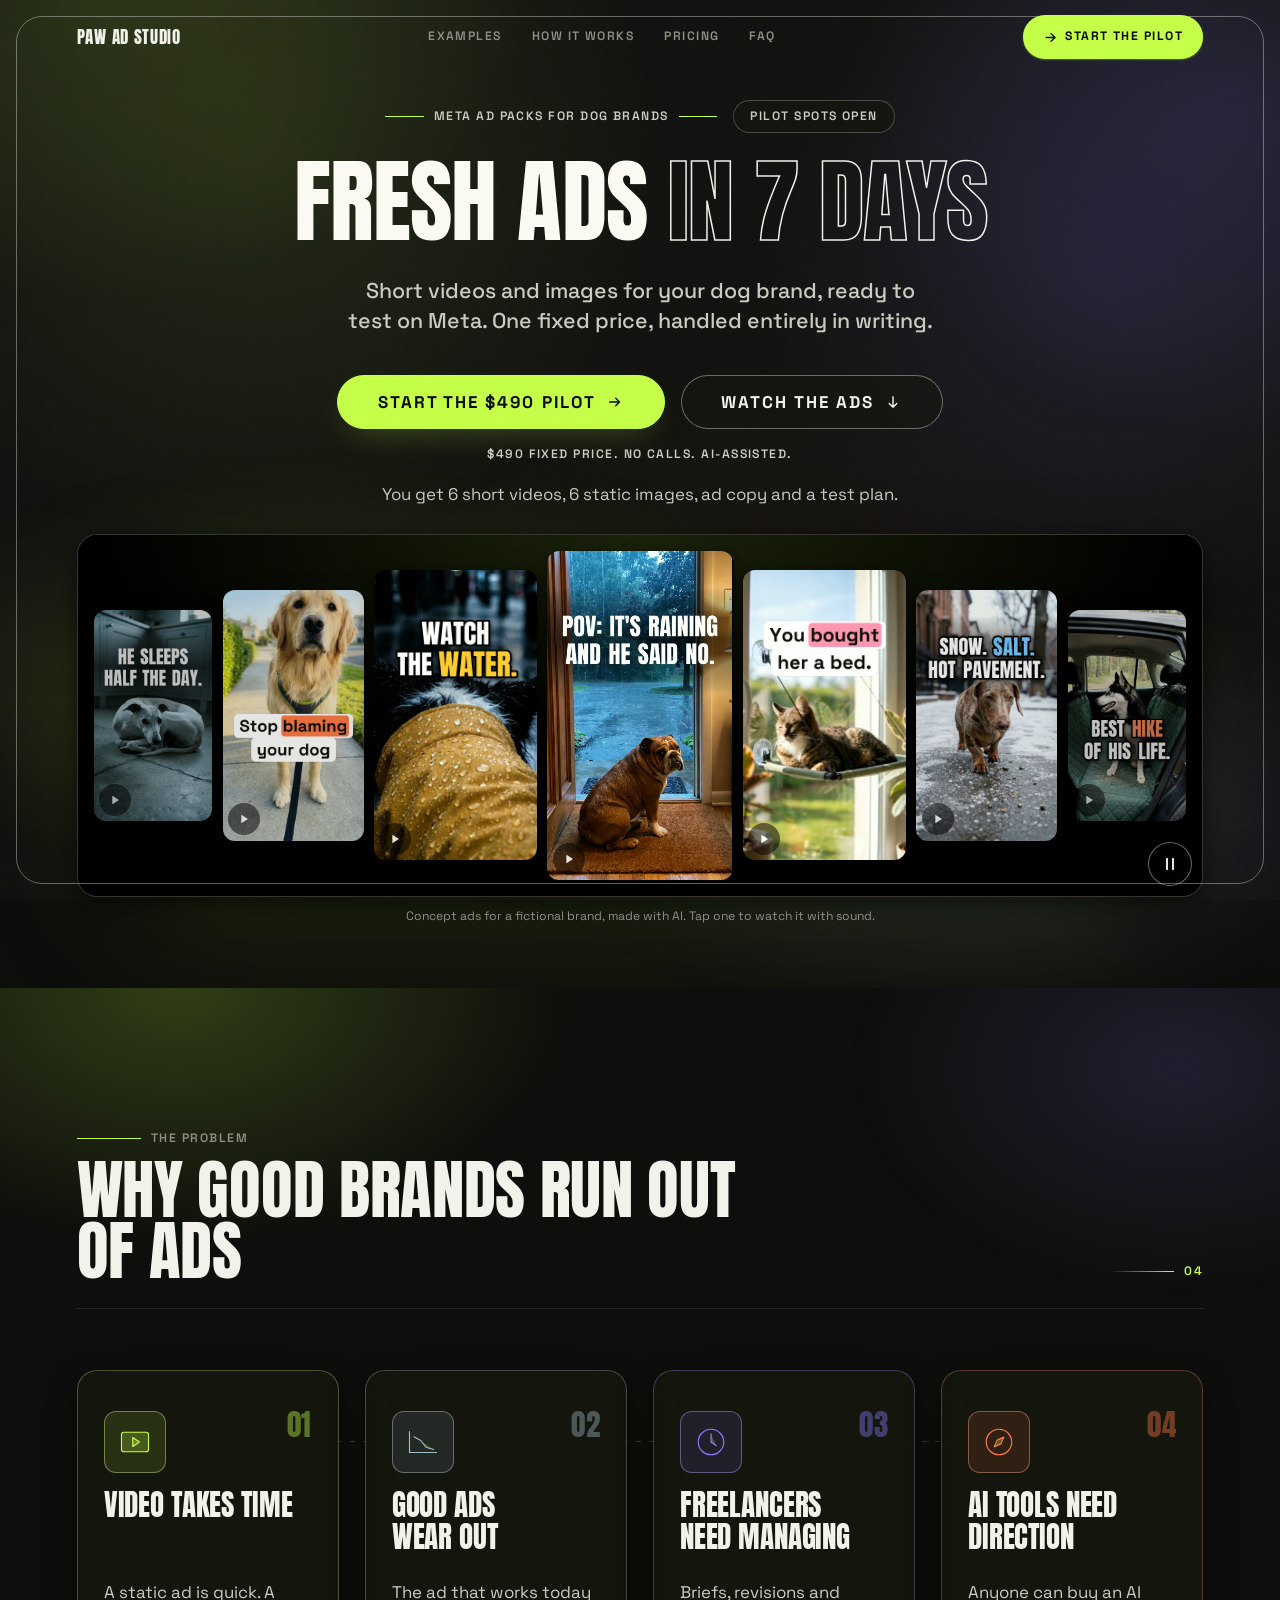
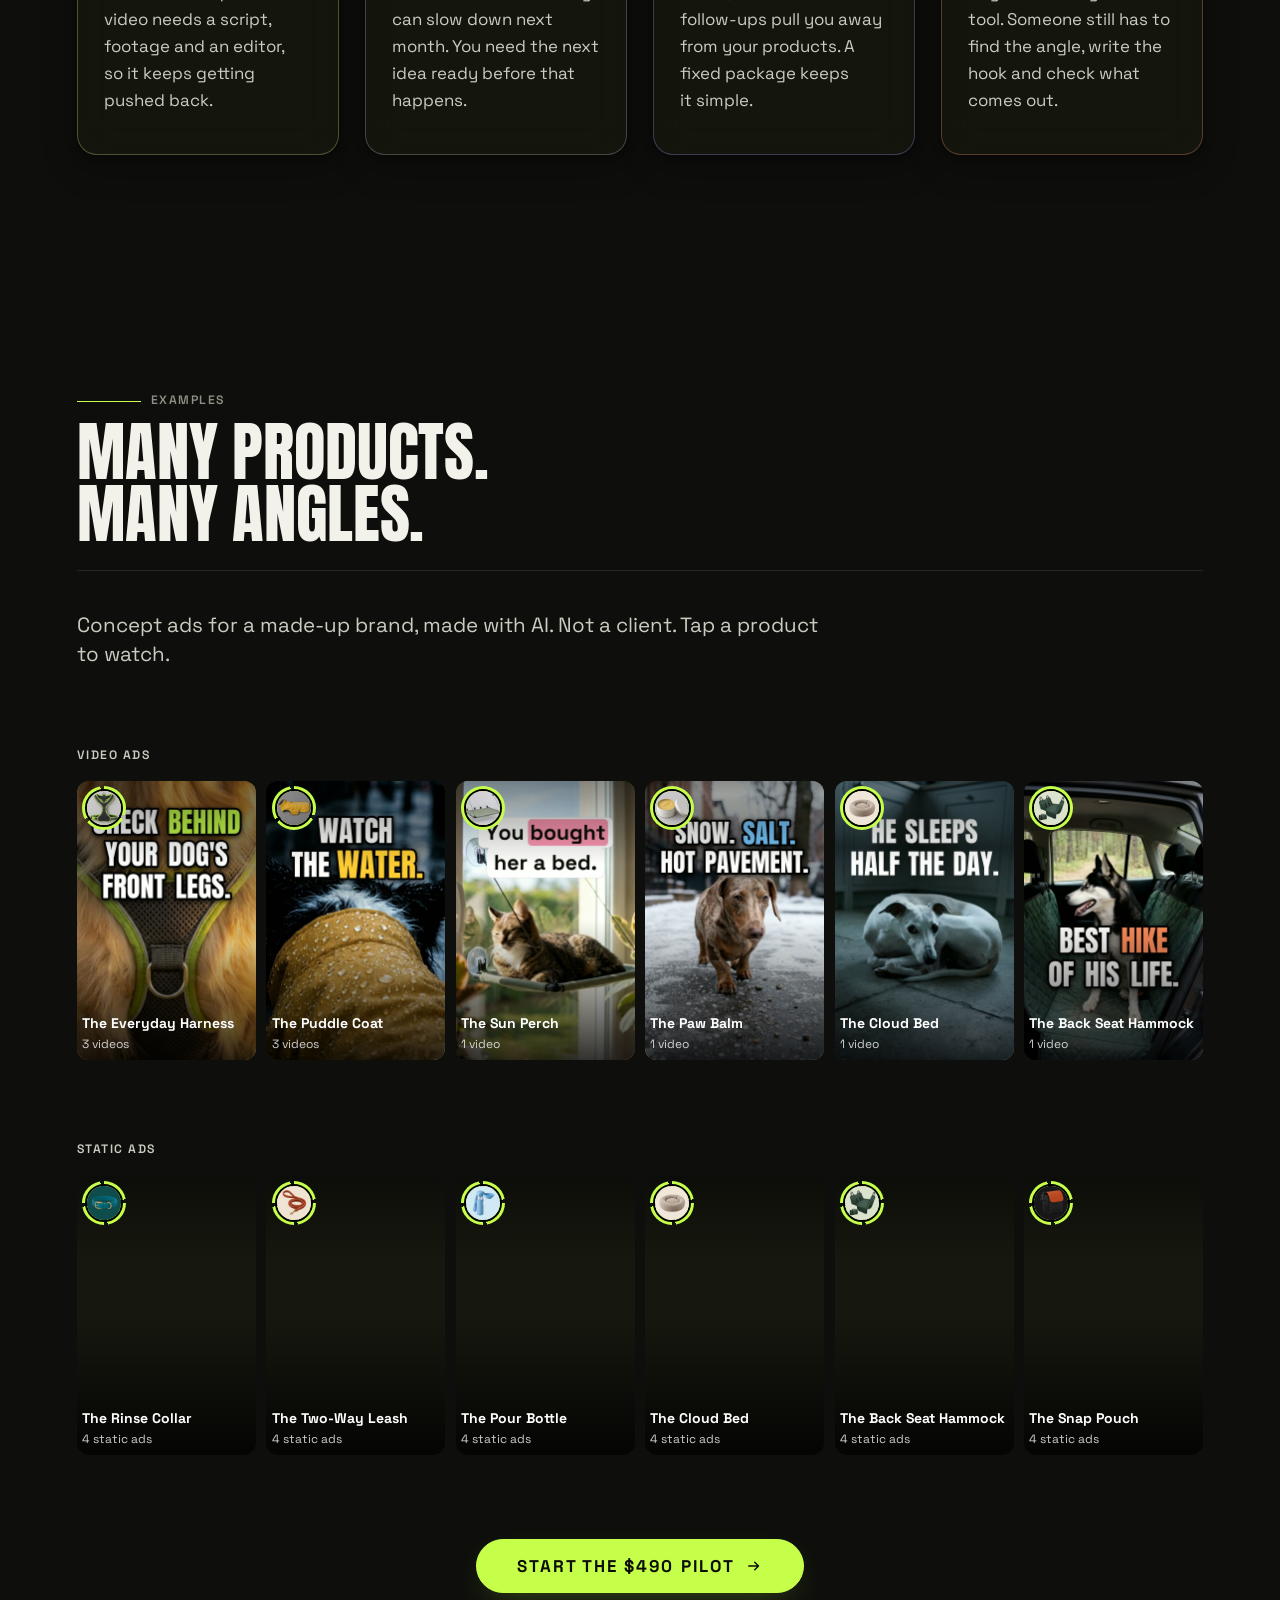
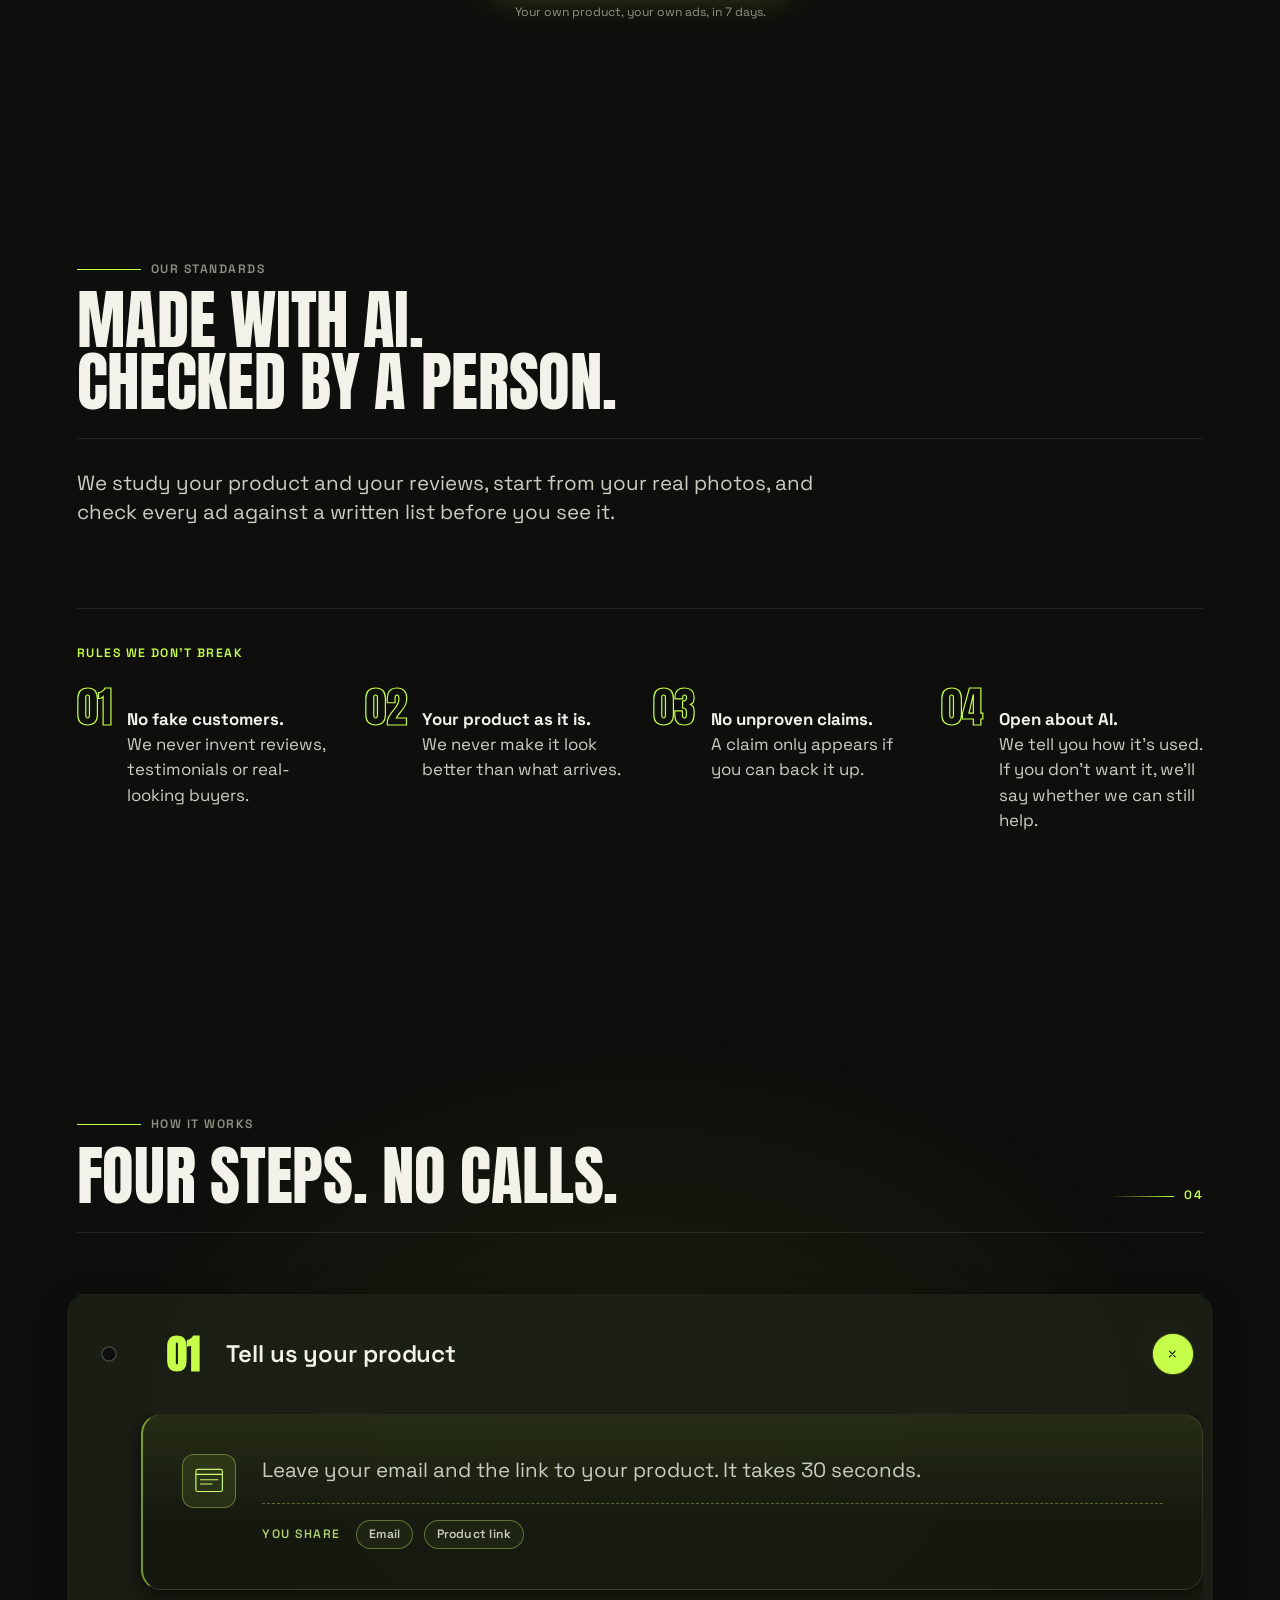
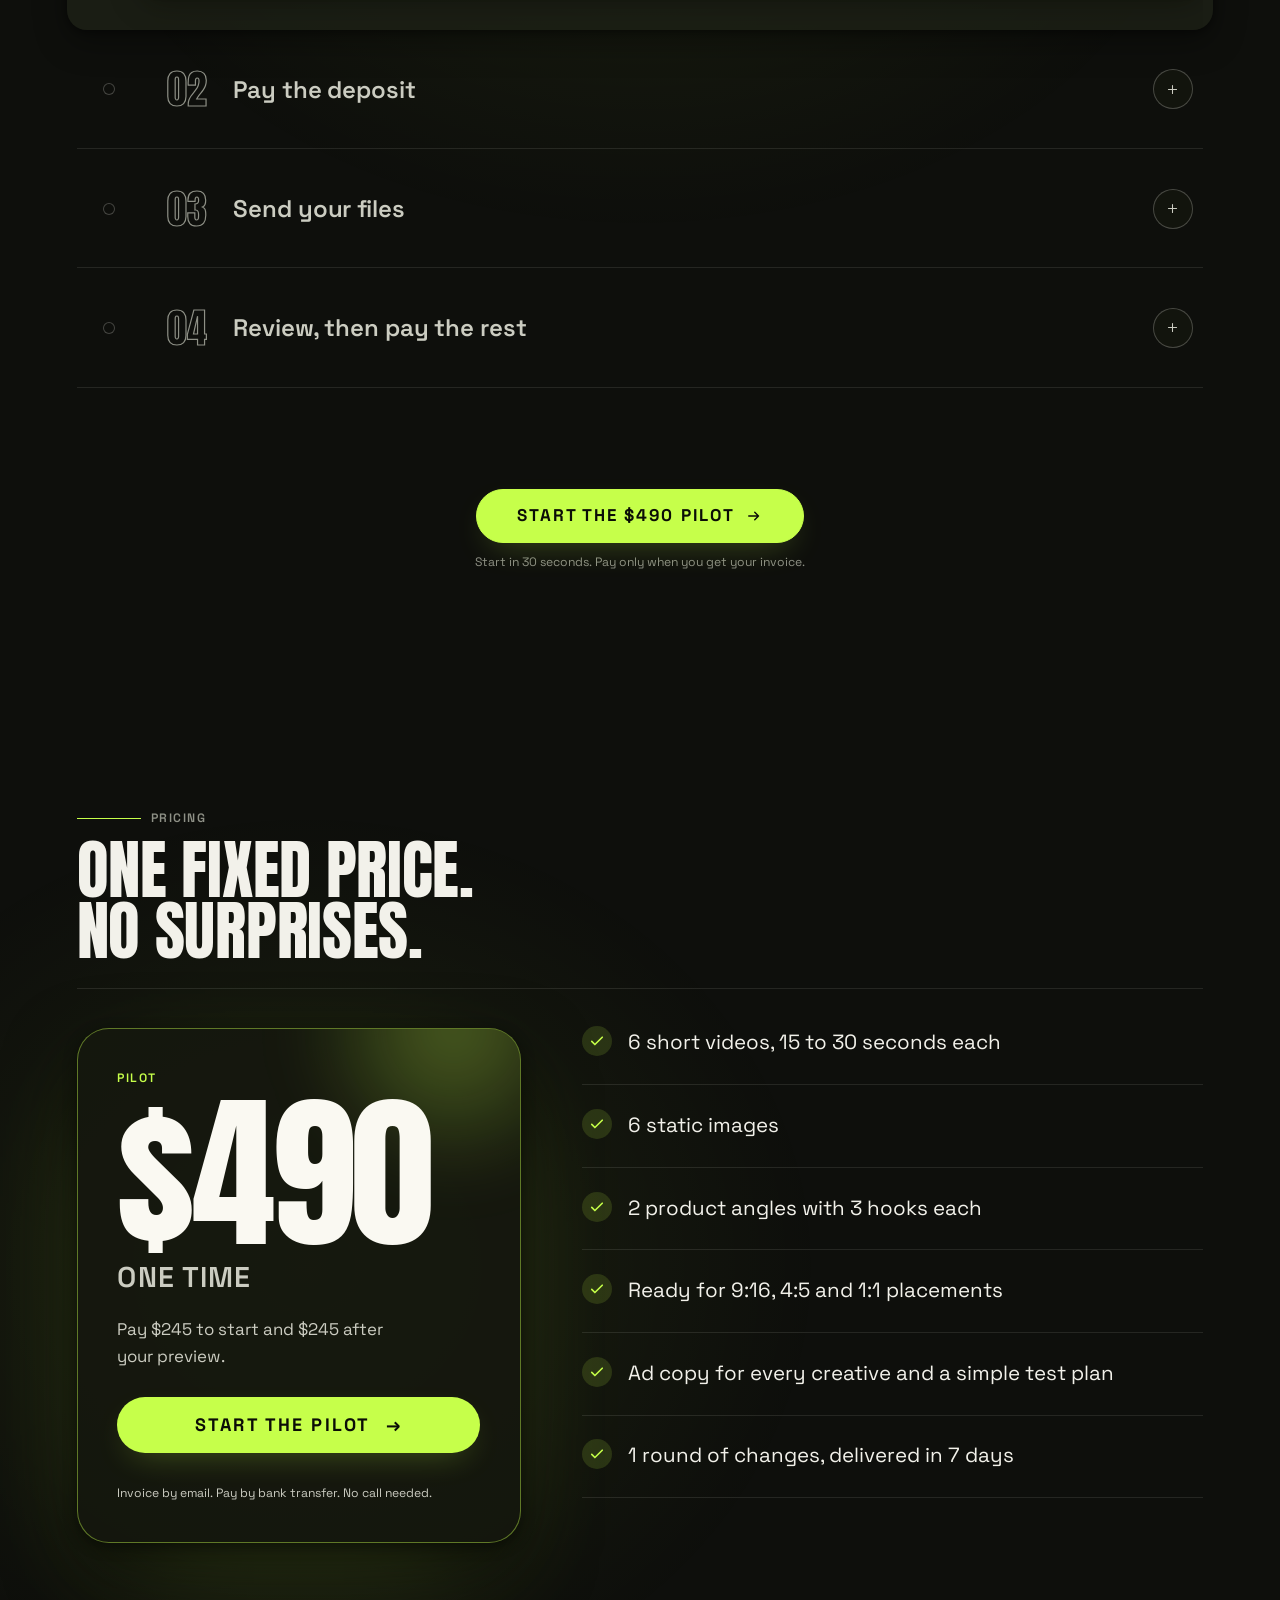
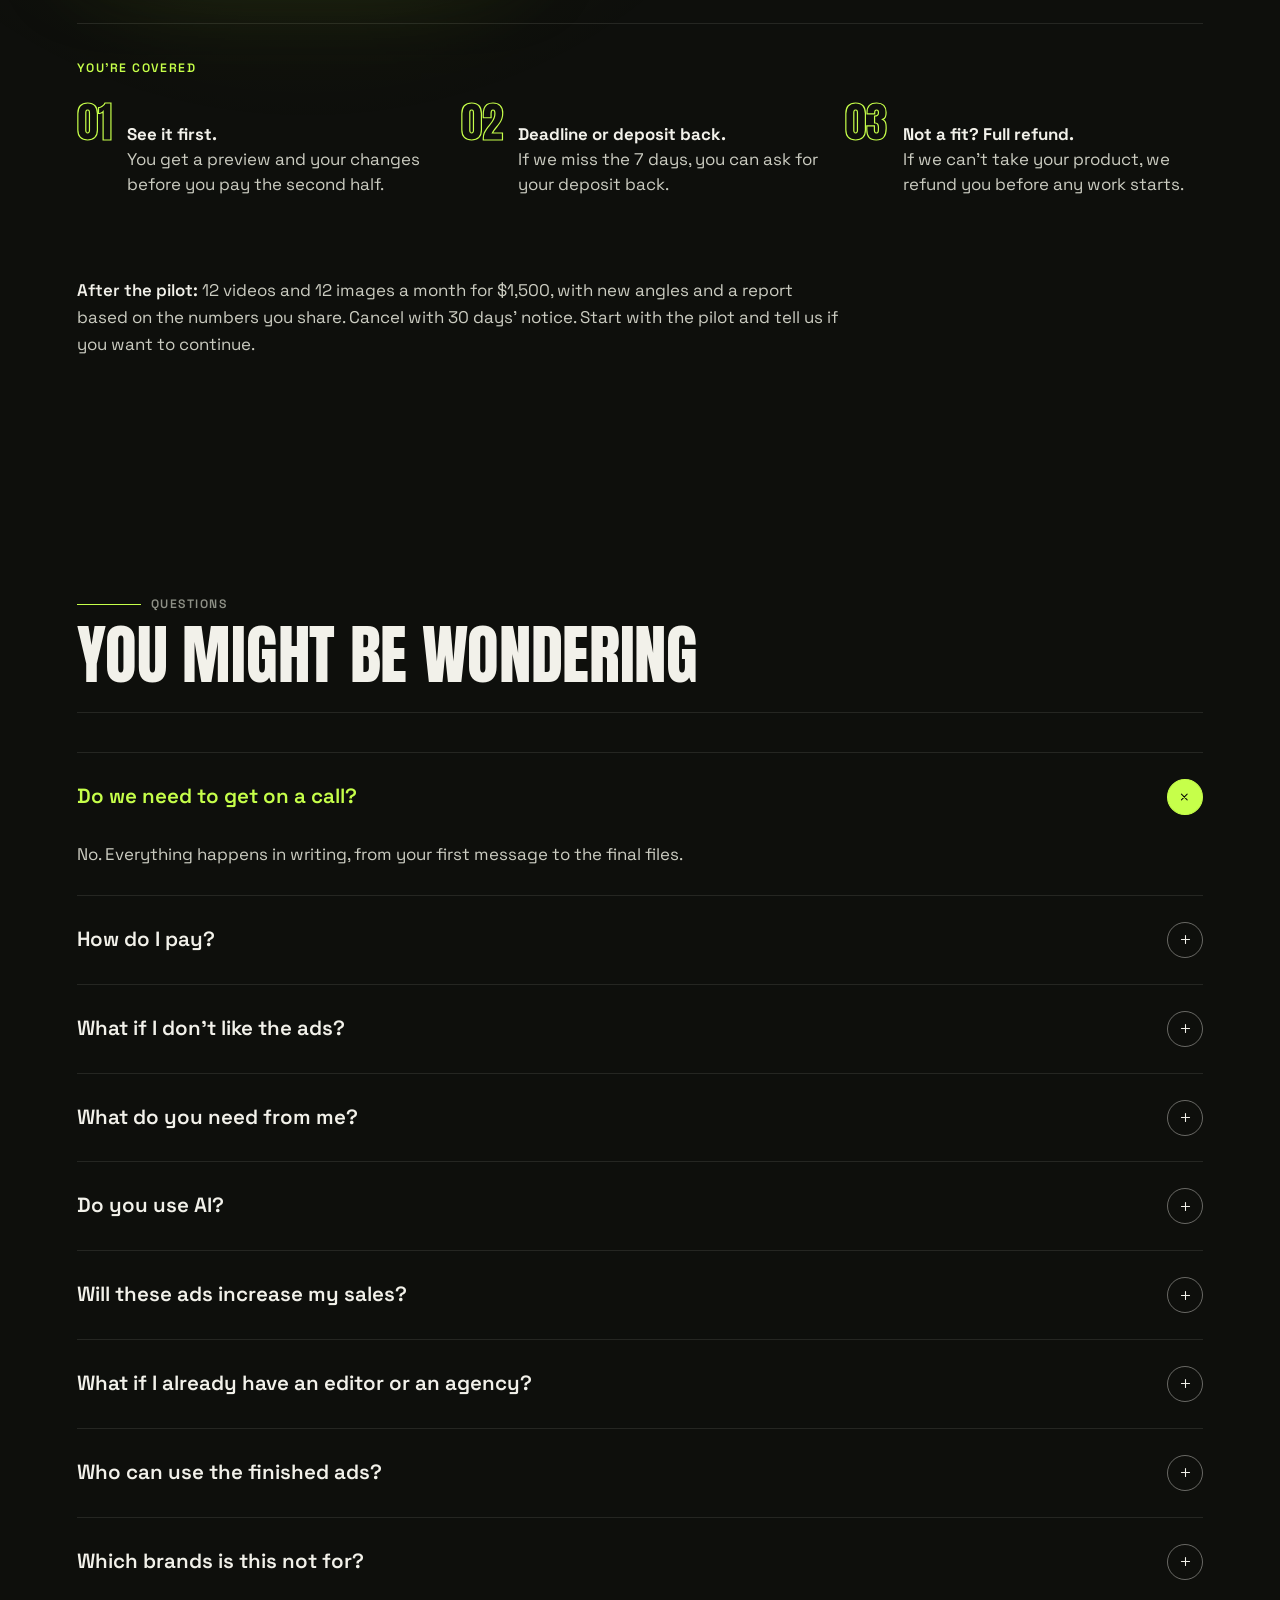
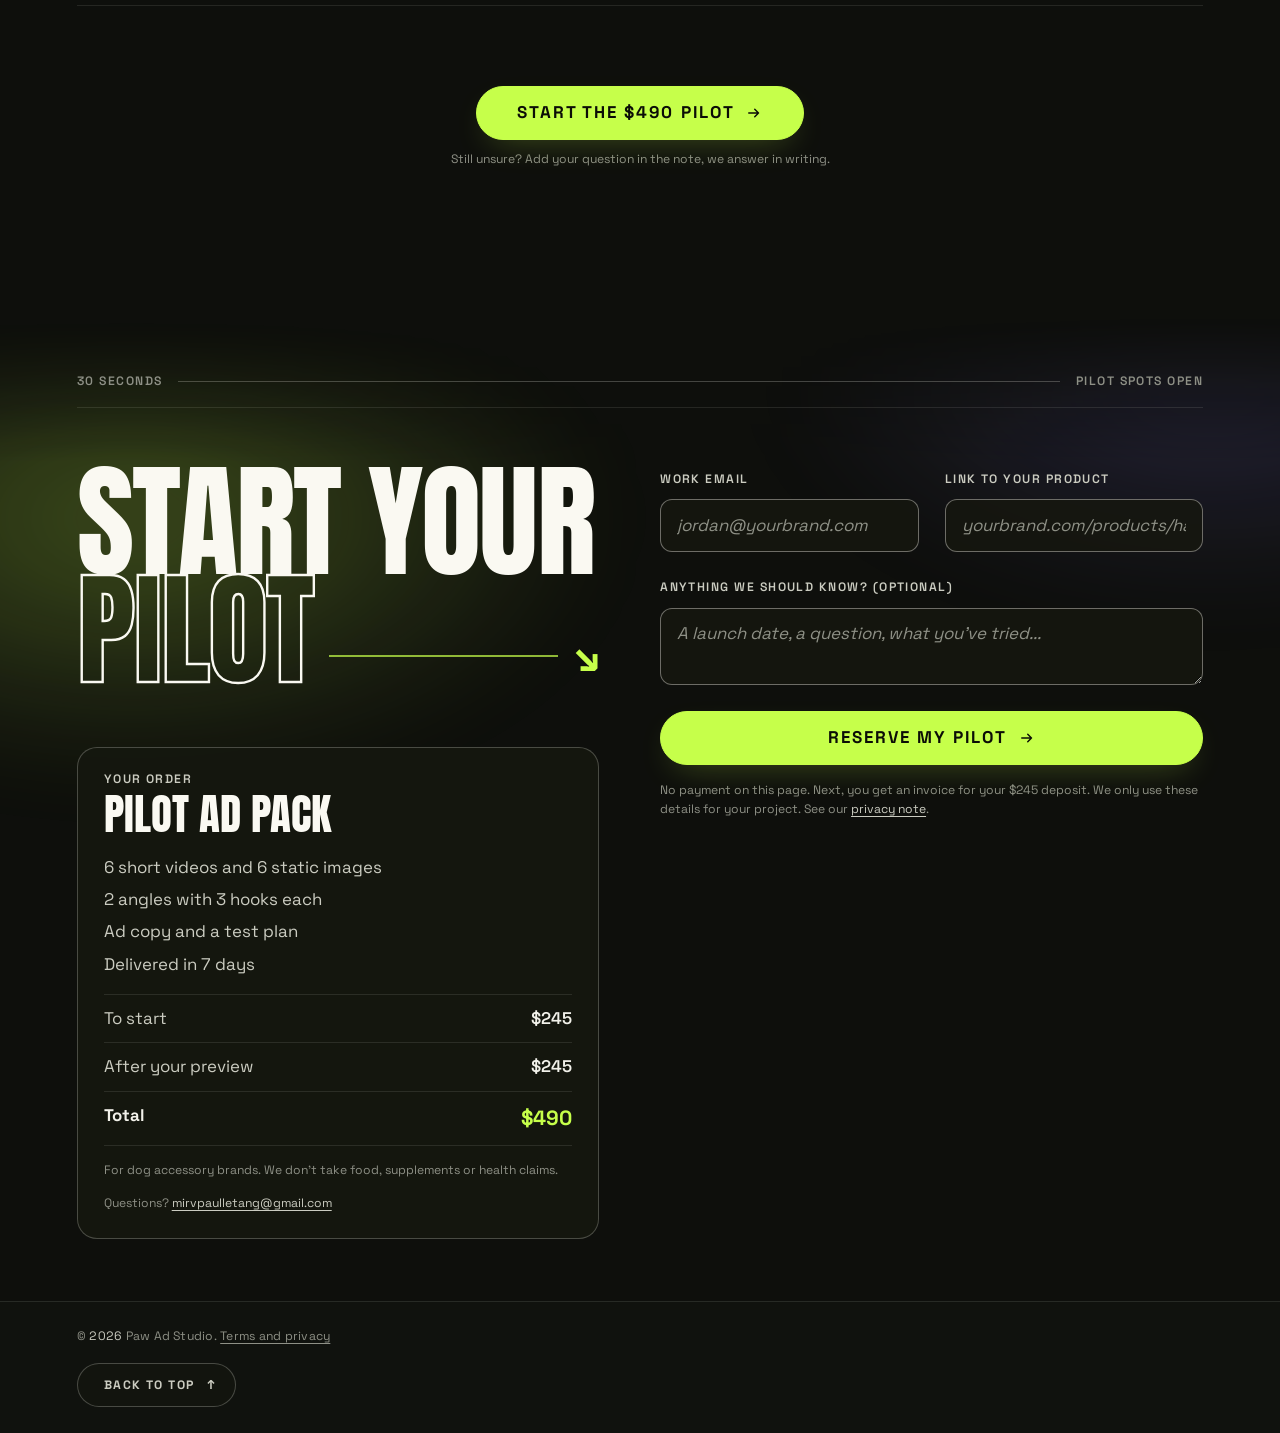
<file: index.html>
<!doctype html>
<html lang="en" data-theme="dark" style="color-scheme: dark">
<head>
  <meta charset="utf-8">
  <meta name="viewport" content="width=device-width, initial-scale=1">
  <meta name="theme-color" content="#0E0F0C">
  <title>Paw Ad Studio | Meta ads for dog brands in 7 days</title>
  <meta name="description" content="Short videos and images for dog brands, ready to test on Meta in 7 days. One fixed price, handled entirely in writing.">
  <meta property="og:title" content="Paw Ad Studio | Meta ads for dog brands in 7 days">
  <meta property="og:description" content="New ad angles for your dog brand, ready to test in 7 days. One fixed price, no calls needed.">
  <meta property="og:type" content="website">
  <link rel="icon" href="favicon.svg" type="image/svg+xml">
  <link rel="preconnect" href="https://fonts.googleapis.com">
  <link rel="preconnect" href="https://fonts.gstatic.com" crossorigin>
  <link href="https://fonts.googleapis.com/css2?family=Anton&family=Space+Grotesk:wght@400;500;600;700&display=swap" rel="stylesheet">
  <link rel="stylesheet" href="css/tokens.css">
  <link rel="stylesheet" href="css/base.css">
  <link rel="stylesheet" href="css/header.css">
  <link rel="stylesheet" href="css/hero.css">
  <link rel="stylesheet" href="css/services.css">
  <link rel="stylesheet" href="css/funnel.css">
  <link rel="stylesheet" href="css/stages.css">
  <link rel="stylesheet" href="css/contact.css">
  <link rel="stylesheet" href="css/fx.css">
  <link rel="stylesheet" href="css/site.css">
  <noscript><style>.hero--pre .hero__anim{opacity:1!important;transform:none!important}.contact--pre .contact__anim{opacity:1!important;transform:none!important}.fsec [data-fx],.services [data-reveal],.services__card{opacity:1!important;transform:none!important;clip-path:none!important}</style></noscript>
</head>
<body class="cursor-auto">
  <a class="skip-link" href="#top">Skip to content</a>

  <div class="fx" aria-hidden="true">
    <div class="fx-aurora">
      <span class="fx-aurora__blob fx-aurora__blob--a"></span>
      <span class="fx-aurora__blob fx-aurora__blob--b"></span>
      <span class="fx-aurora__blob fx-aurora__blob--c"></span>
    </div>
    <div class="fx-vignette"></div>
    <div class="fx-frame viewport-frame"></div>
  </div>

  <header class="hdr" data-header>
    <div class="hdr__progress" aria-hidden="true"><span class="hdr__progressBar"></span></div>
    <div class="hdr__inner">
      <a href="#top" class="hdr__logo" aria-label="Paw Ad Studio, back to top">
        <span class="hdr__logoText" aria-hidden="true">Paw Ad Studio</span>
        <span class="hdr__logoShort" aria-hidden="true">Paw Ad</span>
      </a>
      <nav class="hdr__nav" aria-label="Main">
        <a href="#concepts" class="hdr__link" data-spy="concepts"><span class="hdr__linkText">Examples</span></a>
        <a href="#process" class="hdr__link" data-spy="process"><span class="hdr__linkText">How it works</span></a>
        <a href="#pricing" class="hdr__link" data-spy="pricing"><span class="hdr__linkText">Pricing</span></a>
        <a href="#faq" class="hdr__link" data-spy="faq"><span class="hdr__linkText">FAQ</span></a>
      </nav>
      <div class="hdr__controls">
        <a class="hdr__cv" href="#start" aria-label="Start the pilot" title="Start the pilot">
          <svg class="hdr__cvIcon" viewBox="0 0 24 24" fill="none" stroke="currentColor" stroke-width="2.2" stroke-linecap="round" stroke-linejoin="round" aria-hidden="true" focusable="false"><path d="M5 12h14"/><path d="m13 6 6 6-6 6"/></svg>
          <span class="hdr__cvFull" aria-hidden="true">Start the pilot</span>
          <span class="hdr__cvShort" aria-hidden="true">Start</span>
        </a>
        <button type="button" class="hdr__burger" id="burger" aria-expanded="false" aria-controls="mobile-menu" aria-label="Menu">
          <span class="hdr__burgerBox" aria-hidden="true"><span></span><span></span></span>
        </button>
      </div>
    </div>
    <div class="hdr-panel" id="mobile-menu" data-open="false" aria-hidden="true" inert>
      <button type="button" class="hdr-panel__scrim" tabindex="-1" aria-hidden="true"></button>
      <div class="hdr-panel__sheet">
        <nav class="hdr-panel__nav" aria-label="Menu">
          <a href="#concepts" class="hdr-panel__link"><span class="hdr-panel__index" aria-hidden="true">01</span><span class="hdr__linkText">Examples</span></a>
          <a href="#process" class="hdr-panel__link"><span class="hdr-panel__index" aria-hidden="true">02</span><span class="hdr__linkText">How it works</span></a>
          <a href="#pricing" class="hdr-panel__link"><span class="hdr-panel__index" aria-hidden="true">03</span><span class="hdr__linkText">Pricing</span></a>
          <a href="#faq" class="hdr-panel__link"><span class="hdr-panel__index" aria-hidden="true">04</span><span class="hdr__linkText">FAQ</span></a>
          <a href="#start" class="hdr-panel__link"><span class="hdr-panel__index" aria-hidden="true">05</span><span class="hdr__linkText">Start the pilot</span></a>
        </nav>
      </div>
    </div>
  </header>

  <main id="top">
    <section id="accueil" class="hero hero--pre hero--wide">
      <div class="hero__inner container">
        <div class="hero__head">
          <p class="hero__kicker hero__anim label"><span class="hero__kickerRule" aria-hidden="true"></span><em class="hero__kickerText">Meta ad packs for dog brands</em><span class="hero__kickerRule" aria-hidden="true"></span></p>
          <p class="hero__available hero__anim"><span class="hero__availableText">Pilot spots open</span></p>
        </div>

        <h1 class="hero__title display">
          <span class="hero__line"><span class="hero__word hero__anim">Fresh ads</span></span>
          <span class="hero__line"><span class="hero__word hero__word--outline outline hero__anim">in 7 days</span></span>
        </h1>

        <p class="hero__tagline hero__anim">Short videos and images for your dog brand, ready to test on Meta. One fixed price, handled entirely in writing.</p>


        <div class="hero__actions hero__anim">
          <a class="hero__cta hero__cta--solid" href="#start">
            <span class="hero__ctaLabel">Start the $490 pilot</span>
            <span class="hero__ctaIcon" aria-hidden="true"><svg viewBox="0 0 24 24" width="18" height="18" focusable="false"><path d="M5 12h13m0 0-5-5m5 5-5 5" fill="none" stroke="currentColor" stroke-width="1.9" stroke-linecap="round" stroke-linejoin="round"/></svg></span>
          </a>
          <a class="hero__cta hero__cta--ghost" href="#concepts">
            <span class="hero__ctaLabel">Watch the ads</span>
            <span class="hero__ctaIcon hero__ctaIcon--down" aria-hidden="true"><svg viewBox="0 0 24 24" width="18" height="18" focusable="false"><path d="M12 5v14m0 0 5-5m-5 5-5-5" fill="none" stroke="currentColor" stroke-width="1.9" stroke-linecap="round" stroke-linejoin="round"/></svg></span>
          </a>
        </div>
        <p class="hero__price hero__anim">$490 fixed price. No calls. AI-assisted.</p>
        <p class="hero__includes hero__anim">You get 6 short videos, 6 static images, ad copy and a test plan.</p>

        <figure class="hero__media hero__anim">
          <span class="hero__halo" aria-hidden="true"></span>
          <div class="hero__frame">
            <div class="adwall">
              <div class="adwall__track">
                <article class="ad ad--r3"><video src="assets/demo-9.mp4" poster="assets/demo-9.jpg" muted loop playsinline preload="none" aria-label="Concept ad: a whippet leaves a cold tile floor and sinks into a round plush bed."></video><button type="button" class="ad__open" data-src="assets/demo-9.mp4" aria-haspopup="dialog" aria-label="Watch this ad with sound"><span class="ad__openIcon" aria-hidden="true"><svg viewBox="0 0 24 24" width="16" height="16" focusable="false"><path d="M8 5.5v13l10-6.5Z" fill="currentColor"/></svg></span></button></article>
                <article class="ad ad--r2"><video src="assets/demo-2.mp4" poster="assets/demo-2.jpg" muted loop playsinline preload="none" aria-label="Concept ad for a fictional brand. Hook: stop blaming your dog for pulling. It compares a back clip with a front clip on the chest. It ends with a size picker."></video><button type="button" class="ad__open" data-src="assets/demo-2.mp4" aria-haspopup="dialog" aria-label="Watch this ad with sound"><span class="ad__openIcon" aria-hidden="true"><svg viewBox="0 0 24 24" width="16" height="16" focusable="false"><path d="M8 5.5v13l10-6.5Z" fill="currentColor"/></svg></span></button></article>
                <article class="ad ad--r1"><video src="assets/demo-4.mp4" poster="assets/demo-4.jpg" muted loop playsinline preload="none" aria-label="Concept ad for a fictional brand. Hook: watch the water, it doesn&#x27;t get in. Rain beads on a yellow dog raincoat, then a border collie trots through the rain and shakes it off. It ends on a product card and a buy button."></video><button type="button" class="ad__open" data-src="assets/demo-4.mp4" aria-haspopup="dialog" aria-label="Watch this ad with sound"><span class="ad__openIcon" aria-hidden="true"><svg viewBox="0 0 24 24" width="16" height="16" focusable="false"><path d="M8 5.5v13l10-6.5Z" fill="currentColor"/></svg></span></button></article>
                <article class="ad ad--r0"><video src="assets/demo-6.mp4" poster="assets/demo-6.jpg" muted loop playsinline preload="none" aria-label="Concept ad for a fictional brand. Hook: POV, it&#x27;s raining and he said no. A stubborn English bulldog refuses to go out, then struts through the rain in a yellow coat. It ends on a phone rain alert."></video><button type="button" class="ad__open" data-src="assets/demo-6.mp4" aria-haspopup="dialog" aria-label="Watch this ad with sound"><span class="ad__openIcon" aria-hidden="true"><svg viewBox="0 0 24 24" width="16" height="16" focusable="false"><path d="M8 5.5v13l10-6.5Z" fill="currentColor"/></svg></span></button></article>
                <article class="ad ad--r1"><video src="assets/demo-7.mp4" poster="assets/demo-7.jpg" muted loop playsinline preload="none" aria-label="Concept ad: a tabby cat lounges on a window perch in the sun and ignores her empty bed."></video><button type="button" class="ad__open" data-src="assets/demo-7.mp4" aria-haspopup="dialog" aria-label="Watch this ad with sound"><span class="ad__openIcon" aria-hidden="true"><svg viewBox="0 0 24 24" width="16" height="16" focusable="false"><path d="M8 5.5v13l10-6.5Z" fill="currentColor"/></svg></span></button></article>
                <article class="ad ad--r2"><video src="assets/demo-8.mp4" poster="assets/demo-8.jpg" muted loop playsinline preload="none" aria-label="Concept ad: a dachshund walks on a snowy sidewalk, then rests at home next to a tin of paw balm."></video><button type="button" class="ad__open" data-src="assets/demo-8.mp4" aria-haspopup="dialog" aria-label="Watch this ad with sound"><span class="ad__openIcon" aria-hidden="true"><svg viewBox="0 0 24 24" width="16" height="16" focusable="false"><path d="M8 5.5v13l10-6.5Z" fill="currentColor"/></svg></span></button></article>
                <article class="ad ad--r3"><video src="assets/demo-10.mp4" poster="assets/demo-10.jpg" muted loop playsinline preload="none" aria-label="Concept ad: a muddy husky sits on a seat hammock in the back of a car after a hike."></video><button type="button" class="ad__open" data-src="assets/demo-10.mp4" aria-haspopup="dialog" aria-label="Watch this ad with sound"><span class="ad__openIcon" aria-hidden="true"><svg viewBox="0 0 24 24" width="16" height="16" focusable="false"><path d="M8 5.5v13l10-6.5Z" fill="currentColor"/></svg></span></button></article>
              </div>
              <button type="button" class="adwall__pause" id="demo-pause" aria-pressed="false" aria-label="Pause the videos">
                <svg class="adwall__icon adwall__icon--pause" viewBox="0 0 24 24" width="18" height="18" aria-hidden="true" focusable="false"><path d="M8 5v14M16 5v14" fill="none" stroke="currentColor" stroke-width="2.4" stroke-linecap="round"/></svg>
                <svg class="adwall__icon adwall__icon--play" viewBox="0 0 24 24" width="18" height="18" aria-hidden="true" focusable="false"><path d="M8 5.5v13l10-6.5Z" fill="currentColor"/></svg>
              </button>
            </div>
          </div>
          <figcaption class="hero__caption">Concept ads for a fictional brand, made with AI. Tap one to watch it with sound.</figcaption>
        </figure>
      </div>
    </section>

    <section class="services theme-surface" id="problem">
      <div class="container">
        <header class="services__head">
          <p class="services__kicker label" data-reveal>The problem</p>
          <h2 class="services__title display" data-reveal style="--i:1">Why good brands run out of&nbsp;ads</h2>
          <p class="services__count label" aria-hidden="true" data-reveal style="--i:2"><span class="services__countDash"></span><span class="services__countNum">04</span></p>
        </header>
        <ul class="services__grid">
          <li class="services__cell" style="--i:0">
            <article class="services__card theme-surface" data-reveal>
              <div class="services__card-top">
                <span class="services__icon"><svg class="services__ico" viewBox="0 0 48 48" aria-hidden="true" focusable="false"><rect x="6" y="11" width="36" height="26" rx="3"/><path class="services__ico-core" d="m21 18 9 6-9 6Z"/></svg></span>
                <span class="services__num" aria-hidden="true">01</span>
              </div>
              <h3 class="services__card-title display">Video takes time</h3>
              <p class="services__card-text">A static ad is quick. A video needs a script, footage and an editor, so it keeps getting pushed back.</p>
            </article>
          </li>
          <li class="services__cell" style="--i:1">
            <article class="services__card theme-surface" data-reveal>
              <div class="services__card-top">
                <span class="services__icon"><svg class="services__ico" viewBox="0 0 48 48" aria-hidden="true" focusable="false"><path d="M6 10v28h36"/><path class="services__ico-core" d="m12 17 9 5 7 9 10 3"/></svg></span>
                <span class="services__num" aria-hidden="true">02</span>
              </div>
              <h3 class="services__card-title display">Good ads wear out</h3>
              <p class="services__card-text">The ad that works today can slow down next month. You need the next idea ready before that happens.</p>
            </article>
          </li>
          <li class="services__cell" style="--i:2">
            <article class="services__card theme-surface" data-reveal>
              <div class="services__card-top">
                <span class="services__icon"><svg class="services__ico" viewBox="0 0 48 48" aria-hidden="true" focusable="false"><circle cx="24" cy="24" r="17"/><path class="services__ico-core" d="M24 13v11l7 5"/></svg></span>
                <span class="services__num" aria-hidden="true">03</span>
              </div>
              <h3 class="services__card-title display">Freelancers need managing</h3>
              <p class="services__card-text">Briefs, revisions and follow-ups pull you away from your products. A fixed package keeps it simple.</p>
            </article>
          </li>
          <li class="services__cell" style="--i:3">
            <article class="services__card theme-surface" data-reveal>
              <div class="services__card-top">
                <span class="services__icon"><svg class="services__ico" viewBox="0 0 48 48" aria-hidden="true" focusable="false"><circle cx="24" cy="24" r="17"/><path class="services__ico-core" d="m30.5 17.5-4 9-9 4 4-9Z"/></svg></span>
                <span class="services__num" aria-hidden="true">04</span>
              </div>
              <h3 class="services__card-title display">AI tools need direction</h3>
              <p class="services__card-text">Anyone can buy an AI tool. Someone still has to find the angle, write the hook and check what comes out.</p>
            </article>
          </li>
        </ul>
      </div>
    </section>

    <section class="fsec concepts" id="concepts" aria-labelledby="concepts-title">
      <div class="container fsec__inner">
        <header class="fsec__head" data-fx>
          <p class="fsec__kicker label"><span class="fsec__rule" aria-hidden="true"></span><span>Examples</span></p>
          <h2 class="fsec__title display" id="concepts-title">Many products. Many angles.</h2>
        </header>
        <p class="concepts__intro" data-fx>Concept ads for a made-up brand, made with AI. Not a client. Tap a product to watch.</p>
        <div class="stories" data-fx>
          <h3 class="stories__label label">Video ads</h3>
          <ul class="stories__row">
            <li class="stories__item">
              <button class="story" type="button" data-name="The Everyday Harness" aria-haspopup="dialog" aria-label="Watch 3 videos for The Everyday Harness">
                <img class="story__cover" src="assets/demo-1.jpg" alt="" loading="lazy" decoding="async">
                <span class="story__avatar" style="--n:3"><img src="assets/stories/harnais.webp" alt="" width="96" height="96" loading="lazy" decoding="async"></span>
                <span class="story__name">The Everyday Harness</span>
                <span class="story__meta">3 videos</span>
              </button>
              <ol class="story__items" hidden>
                <li data-type="video" data-src="assets/demo-1.mp4" data-poster="assets/demo-1.jpg" data-title="Product demo" data-text="Opens with a check owners can do right now, then shows the product. Ends on add to cart. 9:16 for Reels and Stories." data-alt="Concept ad for a fictional brand. Hook: check behind your dog&#x27;s front legs, right now. A golden retriever runs and shakes while the voice-over explains that soft padded mesh stays put. It ends with an add-to-cart animation."></li>
                <li data-type="video" data-src="assets/demo-2.mp4" data-poster="assets/demo-2.jpg" data-title="Problem and fix" data-text="Takes the blame off the dog, then shows the fix. Claims must be backed by the brand. Ends on a size picker. 9:16 for Reels and Stories." data-alt="Concept ad for a fictional brand. Hook: stop blaming your dog for pulling. It compares a back clip with a front clip on the chest. It ends with a size picker."></li>
                <li data-type="video" data-src="assets/demo-3.mp4" data-poster="assets/demo-3.jpg" data-title="Short story" data-text="Builds an emotional moment first and brings the product in late. Ends on a phone lock screen. 9:16 for Reels and Stories." data-alt="Concept ad for a fictional brand. Hook: he waits 9 hours for this. A golden retriever sleeps, hears the keys, waits at the door and trots through the evening. It ends on a phone lock screen at 6:02."></li>
              </ol>
            </li>
            <li class="stories__item">
              <button class="story" type="button" data-name="The Puddle Coat" aria-haspopup="dialog" aria-label="Watch 3 videos for The Puddle Coat">
                <img class="story__cover" src="assets/demo-4.jpg" alt="" loading="lazy" decoding="async">
                <span class="story__avatar" style="--n:3"><img src="assets/stories/manteau.webp" alt="" width="96" height="96" loading="lazy" decoding="async"></span>
                <span class="story__name">The Puddle Coat</span>
                <span class="story__meta">3 videos</span>
              </button>
              <ol class="story__items" hidden>
                <li data-type="video" data-src="assets/demo-4.mp4" data-poster="assets/demo-4.jpg" data-title="Proof on screen" data-text="Opens on water rolling off the coat, so the product proves itself. Ends on a product card. 9:16 for Reels and Stories." data-alt="Concept ad for a fictional brand. Hook: watch the water, it doesn&#x27;t get in. Rain beads on a yellow dog raincoat, then a border collie trots through the rain and shakes it off. It ends on a product card and a buy button."></li>
                <li data-type="video" data-src="assets/demo-5.mp4" data-poster="assets/demo-5.jpg" data-title="Daily problem" data-text="Names a smell every owner knows, then shows the fix. Ends on a fit picker. 9:16 for Reels and Stories." data-alt="Concept ad for a fictional brand. Hook: your whole house smells like wet dog. A wet beagle sits in a hallway, then walks through a puddle in a raincoat that wraps under the belly. It ends with a fit picker."></li>
                <li data-type="video" data-src="assets/demo-6.mp4" data-poster="assets/demo-6.jpg" data-title="Humor" data-text="A stubborn bulldog does the selling. Ends on a rain alert and a swipe. 9:16 for Reels and Stories." data-alt="Concept ad for a fictional brand. Hook: POV, it&#x27;s raining and he said no. A stubborn English bulldog refuses to go out, then struts through the rain in a yellow coat. It ends on a phone rain alert."></li>
              </ol>
            </li>
            <li class="stories__item">
              <button class="story" type="button" data-name="The Sun Perch" aria-haspopup="dialog" aria-label="Watch 1 video for The Sun Perch">
                <img class="story__cover" src="assets/demo-7.jpg" alt="" loading="lazy" decoding="async">
                <span class="story__avatar" style="--n:1;--gap:0deg"><img src="assets/stories/perchoir.webp" alt="" width="96" height="96" loading="lazy" decoding="async"></span>
                <span class="story__name">The Sun Perch</span>
                <span class="story__meta">1 video</span>
              </button>
              <ol class="story__items" hidden>
                <li data-type="video" data-src="assets/demo-7.mp4" data-poster="assets/demo-7.jpg" data-title="Humor" data-text="A cat who ignored her new bed does the selling. Ends on a bird alert and a swipe. 9:16 for Reels and Stories." data-alt="Concept ad: a tabby cat lounges on a window perch in the sun and ignores her empty bed."></li>
              </ol>
            </li>
            <li class="stories__item">
              <button class="story" type="button" data-name="The Paw Balm" aria-haspopup="dialog" aria-label="Watch 1 video for The Paw Balm">
                <img class="story__cover" src="assets/demo-8.jpg" alt="" loading="lazy" decoding="async">
                <span class="story__avatar" style="--n:1;--gap:0deg"><img src="assets/stories/baume.webp" alt="" width="96" height="96" loading="lazy" decoding="async"></span>
                <span class="story__name">The Paw Balm</span>
                <span class="story__meta">1 video</span>
              </button>
              <ol class="story__items" hidden>
                <li data-type="video" data-src="assets/demo-8.mp4" data-poster="assets/demo-8.jpg" data-title="Season hook" data-text="Opens on snow, salt and hot pavement, then shows a simple after-walk habit. No health claims. Ends on add to cart. 9:16 for Reels and Stories." data-alt="Concept ad: a dachshund walks on a snowy sidewalk, then rests at home next to a tin of paw balm."></li>
              </ol>
            </li>
            <li class="stories__item">
              <button class="story" type="button" data-name="The Cloud Bed" aria-haspopup="dialog" aria-label="Watch 1 video for The Cloud Bed">
                <img class="story__cover" src="assets/demo-9.jpg" alt="" loading="lazy" decoding="async">
                <span class="story__avatar" style="--n:1;--gap:0deg"><img src="assets/stories/lit.webp" alt="" width="96" height="96" loading="lazy" decoding="async"></span>
                <span class="story__name">The Cloud Bed</span>
                <span class="story__meta">1 video</span>
              </button>
              <ol class="story__items" hidden>
                <li data-type="video" data-src="assets/demo-9.mp4" data-poster="assets/demo-9.jpg" data-title="Before and after" data-text="From a cold kitchen floor to a soft bed in one shot. Ends on a size picker. 9:16 for Reels and Stories." data-alt="Concept ad: a whippet leaves a cold tile floor and sinks into a round plush bed."></li>
              </ol>
            </li>
            <li class="stories__item">
              <button class="story" type="button" data-name="The Back Seat Hammock" aria-haspopup="dialog" aria-label="Watch 1 video for The Back Seat Hammock">
                <img class="story__cover" src="assets/demo-10.jpg" alt="" loading="lazy" decoding="async">
                <span class="story__avatar" style="--n:1;--gap:0deg"><img src="assets/stories/hamac.webp" alt="" width="96" height="96" loading="lazy" decoding="async"></span>
                <span class="story__name">The Back Seat Hammock</span>
                <span class="story__meta">1 video</span>
              </button>
              <ol class="story__items" hidden>
                <li data-type="video" data-src="assets/demo-10.mp4" data-poster="assets/demo-10.jpg" data-title="Problem and fix" data-text="A great hike, a muddy back seat, then the fix. Ends on add to cart. 9:16 for Reels and Stories." data-alt="Concept ad: a muddy husky sits on a seat hammock in the back of a car after a hike."></li>
              </ol>
            </li>
          </ul>
        </div>
        <div class="stories" data-fx>
          <h3 class="stories__label label">Static ads</h3>
          <ul class="stories__row">
            <li class="stories__item">
              <button class="story" type="button" data-name="The Rinse Collar" aria-haspopup="dialog" aria-label="Watch 4 static ads for The Rinse Collar">
                <img class="story__cover" src="assets/static/s01.jpg" alt="" loading="lazy" decoding="async">
                <span class="story__avatar" style="--n:4"><img src="assets/stories/collier.webp" alt="" width="96" height="96" loading="lazy" decoding="async"></span>
                <span class="story__name">The Rinse Collar</span>
                <span class="story__meta">4 static ads</span>
              </button>
              <ol class="story__items" hidden>
                <li data-type="image" data-src="assets/static/s01.jpg" data-title="Question hook" data-text="Static ad, 4:5 for the feed." data-alt="Concept static ad for a fictional brand. Headline: When did you last wash your dog&#x27;s collar?"></li>
                <li data-type="image" data-src="assets/static/s02.jpg" data-title="Product hero" data-text="Static ad, 4:5 for the feed." data-alt="Concept static ad for a fictional brand. Headline: Mud off. Smell off."></li>
                <li data-type="image" data-src="assets/static/s03.jpg" data-title="Side by side" data-text="Static ad, 4:5 for the feed." data-alt="Concept static ad for a fictional brand. Headline: Your old collar has been holding on to things."></li>
                <li data-type="image" data-src="assets/static/s04.jpg" data-title="Spec card" data-text="Static ad, 1:1 for the feed." data-alt="Concept static ad for a fictional brand. Headline: Rinse. Dry. Repeat."></li>
              </ol>
            </li>
            <li class="stories__item">
              <button class="story" type="button" data-name="The Two-Way Leash" aria-haspopup="dialog" aria-label="Watch 4 static ads for The Two-Way Leash">
                <img class="story__cover" src="assets/static/s05.jpg" alt="" loading="lazy" decoding="async">
                <span class="story__avatar" style="--n:4"><img src="assets/stories/laisse.webp" alt="" width="96" height="96" loading="lazy" decoding="async"></span>
                <span class="story__name">The Two-Way Leash</span>
                <span class="story__meta">4 static ads</span>
              </button>
              <ol class="story__items" hidden>
                <li data-type="image" data-src="assets/static/s05.jpg" data-title="Product hero" data-text="Static ad, 4:5 for the feed." data-alt="Concept static ad for a fictional brand. Headline: Coffee. Phone. Dog."></li>
                <li data-type="image" data-src="assets/static/s06.jpg" data-title="Feature callouts" data-text="Static ad, 4:5 for the feed." data-alt="Concept static ad for a fictional brand. Headline: One leash. Every kind of walk."></li>
                <li data-type="image" data-src="assets/static/s07.jpg" data-title="Real photo" data-text="Static ad, 1:1 for the feed." data-alt="Concept static ad for a fictional brand. Headline: Both hands free. Every walk."></li>
                <li data-type="image" data-src="assets/static/s08.jpg" data-title="Checklist" data-text="Static ad, 4:5 for the feed." data-alt="Concept static ad for a fictional brand. Headline: 3 ways to wear it"></li>
              </ol>
            </li>
            <li class="stories__item">
              <button class="story" type="button" data-name="The Pour Bottle" aria-haspopup="dialog" aria-label="Watch 4 static ads for The Pour Bottle">
                <img class="story__cover" src="assets/static/s09.jpg" alt="" loading="lazy" decoding="async">
                <span class="story__avatar" style="--n:4"><img src="assets/stories/bouteille.webp" alt="" width="96" height="96" loading="lazy" decoding="async"></span>
                <span class="story__name">The Pour Bottle</span>
                <span class="story__meta">4 static ads</span>
              </button>
              <ol class="story__items" hidden>
                <li data-type="image" data-src="assets/static/s09.jpg" data-title="Product hero" data-text="Static ad, 4:5 for the feed." data-alt="Concept static ad for a fictional brand. Headline: A water bowl. In your pocket."></li>
                <li data-type="image" data-src="assets/static/s10.jpg" data-title="Note style" data-text="Static ad, 4:5 for the feed." data-alt="Concept static ad for a fictional brand. Headline: Walk checklist"></li>
                <li data-type="image" data-src="assets/static/s11.jpg" data-title="Spec card" data-text="Static ad, 4:5 for the feed." data-alt="Concept static ad for a fictional brand. Headline: Small bottle. Big thirst."></li>
                <li data-type="image" data-src="assets/static/s12.jpg" data-title="Real photo" data-text="Static ad, 1:1 for the feed." data-alt="Concept static ad for a fictional brand. Headline: Thirsty by mile one."></li>
              </ol>
            </li>
            <li class="stories__item">
              <button class="story" type="button" data-name="The Cloud Bed" aria-haspopup="dialog" aria-label="Watch 4 static ads for The Cloud Bed">
                <img class="story__cover" src="assets/static/s13.jpg" alt="" loading="lazy" decoding="async">
                <span class="story__avatar" style="--n:4"><img src="assets/stories/lit.webp" alt="" width="96" height="96" loading="lazy" decoding="async"></span>
                <span class="story__name">The Cloud Bed</span>
                <span class="story__meta">4 static ads</span>
              </button>
              <ol class="story__items" hidden>
                <li data-type="image" data-src="assets/static/s13.jpg" data-title="Question hook" data-text="Static ad, 4:5 for the feed." data-alt="Concept static ad for a fictional brand. Headline: Your dog sleeps most of the day. On what?"></li>
                <li data-type="image" data-src="assets/static/s14.jpg" data-title="Side by side" data-text="Static ad, 4:5 for the feed." data-alt="Concept static ad for a fictional brand. Headline: One of these goes in the wash."></li>
                <li data-type="image" data-src="assets/static/s15.jpg" data-title="Real photo" data-text="Static ad, 9:16 for Stories and Reels." data-alt="Concept static ad for a fictional brand. Headline: Do not disturb."></li>
                <li data-type="image" data-src="assets/static/s16.jpg" data-title="Checklist" data-text="Static ad, 1:1 for the feed." data-alt="Concept static ad for a fictional brand. Headline: 3 reasons to replace it"></li>
              </ol>
            </li>
            <li class="stories__item">
              <button class="story" type="button" data-name="The Back Seat Hammock" aria-haspopup="dialog" aria-label="Watch 4 static ads for The Back Seat Hammock">
                <img class="story__cover" src="assets/static/s17.jpg" alt="" loading="lazy" decoding="async">
                <span class="story__avatar" style="--n:4"><img src="assets/stories/hamac.webp" alt="" width="96" height="96" loading="lazy" decoding="async"></span>
                <span class="story__name">The Back Seat Hammock</span>
                <span class="story__meta">4 static ads</span>
              </button>
              <ol class="story__items" hidden>
                <li data-type="image" data-src="assets/static/s17.jpg" data-title="Product hero" data-text="Static ad, 4:5 for the feed." data-alt="Concept static ad for a fictional brand. Headline: Your back seat is filing a complaint."></li>
                <li data-type="image" data-src="assets/static/s18.jpg" data-title="Note style" data-text="Static ad, 4:5 for the feed." data-alt="Concept static ad for a fictional brand. Headline: Things your dog ruined this month"></li>
                <li data-type="image" data-src="assets/static/s19.jpg" data-title="Feature callouts" data-text="Static ad, 4:5 for the feed." data-alt="Concept static ad for a fictional brand. Headline: Road trip. Clean seat."></li>
                <li data-type="image" data-src="assets/static/s20.jpg" data-title="Real photo" data-text="Static ad, 9:16 for Stories and Reels." data-alt="Concept static ad for a fictional brand. Headline: Muddy paws welcome."></li>
              </ol>
            </li>
            <li class="stories__item">
              <button class="story" type="button" data-name="The Snap Pouch" aria-haspopup="dialog" aria-label="Watch 4 static ads for The Snap Pouch">
                <img class="story__cover" src="assets/static/s21.jpg" alt="" loading="lazy" decoding="async">
                <span class="story__avatar" style="--n:4"><img src="assets/stories/pochette.webp" alt="" width="96" height="96" loading="lazy" decoding="async"></span>
                <span class="story__name">The Snap Pouch</span>
                <span class="story__meta">4 static ads</span>
              </button>
              <ol class="story__items" hidden>
                <li data-type="image" data-src="assets/static/s21.jpg" data-title="Question hook" data-text="Static ad, 4:5 for the feed." data-alt="Concept static ad for a fictional brand. Headline: How many treats are in your washing machine?"></li>
                <li data-type="image" data-src="assets/static/s22.jpg" data-title="Product hero" data-text="Static ad, 1:1 for the feed." data-alt="Concept static ad for a fictional brand. Headline: One hand. One snap. Good dog."></li>
                <li data-type="image" data-src="assets/static/s23.jpg" data-title="Spec card" data-text="Static ad, 4:5 for the feed." data-alt="Concept static ad for a fictional brand. Headline: Training pays better on time."></li>
                <li data-type="image" data-src="assets/static/s24.jpg" data-title="Real photo" data-text="Static ad, 4:5 for the feed." data-alt="Concept static ad for a fictional brand. Headline: Good dog. Paid on time."></li>
              </ol>
            </li>
          </ul>
        </div>
        <div class="fcta" data-fx>
          <a class="hero__cta hero__cta--solid" href="#start">
            <span class="hero__ctaLabel">Start the $490 pilot</span>
            <span class="hero__ctaIcon" aria-hidden="true"><svg viewBox="0 0 24 24" width="18" height="18" focusable="false"><path d="M5 12h13m0 0-5-5m5 5-5 5" fill="none" stroke="currentColor" stroke-width="1.9" stroke-linecap="round" stroke-linejoin="round"/></svg></span>
          </a>
          <p class="fcta__note">Your own product, your own ads, in 7 days.</p>
        </div>
      </div>
    </section>

    <section class="fsec standards" id="standards" aria-labelledby="standards-title">
      <div class="container fsec__inner">
        <header class="fsec__head" data-fx>
          <p class="fsec__kicker label"><span class="fsec__rule" aria-hidden="true"></span><span>Our standards</span></p>
          <h2 class="fsec__title display" id="standards-title">Made with AI. Checked by a person.</h2>
        </header>
        <p class="concepts__intro" data-fx>We study your product and your reviews, start from your real photos, and check every ad against a written list before you see it.</p>

        <div class="offer__steps rules" data-fx>
          <h3 class="offer__stepsTitle label">Rules we don't break</h3>
          <ol class="offer__stepsList">
            <li class="offer__step"><span class="offer__stepNum display" aria-hidden="true">01</span><span class="offer__stepText"><strong>No fake customers.</strong> We never invent reviews, testimonials or real-looking buyers.</span></li>
            <li class="offer__step"><span class="offer__stepNum display" aria-hidden="true">02</span><span class="offer__stepText"><strong>Your product as it is.</strong> We never make it look better than what arrives.</span></li>
            <li class="offer__step"><span class="offer__stepNum display" aria-hidden="true">03</span><span class="offer__stepText"><strong>No unproven claims.</strong> A claim only appears if you can back it up.</span></li>
            <li class="offer__step"><span class="offer__stepNum display" aria-hidden="true">04</span><span class="offer__stepText"><strong>Open about AI.</strong> We tell you how it's used. If you don't want it, we'll say whether we can still help.</span></li>
          </ol>
        </div>
      </div>
    </section>

    <section id="process" class="stages" aria-labelledby="stages-title">
      <div class="stages__inner container">
        <header class="stages__head">
          <p class="stages__kicker label"><span class="stages__rule" aria-hidden="true"></span><span>How it works</span></p>
          <h2 id="stages-title" class="stages__title display">Four steps. No calls.</h2>
          <p class="stages__count label" aria-hidden="true"><span class="stages__countDash"></span><span class="stages__countNum">04</span></p>
        </header>
        <div class="stages__list">
          <span class="stages__rail" aria-hidden="true"><span class="stages__railFill"></span></span>
          <span class="stages__railHead" aria-hidden="true"></span>

          <article class="stages__item is-open" data-stage="0" style="--stages-i:0">
            <h3 class="stages__heading"><button type="button" id="stages-head-0" class="stages__button" aria-expanded="true" aria-controls="stages-panel-0"><span class="stages__node" aria-hidden="true"></span><span class="stages__num" aria-hidden="true">01</span><span class="stages__name">Tell us your product</span><span class="stages__icon" aria-hidden="true"><svg viewBox="0 0 24 24" width="15" height="15" focusable="false"><path d="M12 5.5v13M5.5 12h13" fill="none" stroke="currentColor" stroke-width="1.7" stroke-linecap="round"/></svg></span></button></h3>
            <div class="stages__panel" id="stages-panel-0" role="region" aria-labelledby="stages-head-0"><div class="stages__clip"><div class="stages__card">
              <span class="stages__glyphWrap" aria-hidden="true"><svg class="stages__glyph" viewBox="0 0 48 48" focusable="false"><rect pathLength="1" x="5.5" y="7.5" width="37" height="31" rx="2.5"/><path pathLength="1" d="M5.5 14.5h37"/><path pathLength="1" d="M12 22h24"/><path pathLength="1" d="M12 28h16"/></svg></span>
              <div class="stages__body"><p class="stages__text">Leave your email and the link to your product. It takes 30 seconds.</p>
                <div class="stages__tools"><span class="stages__toolsLabel label">You share</span><ul class="stages__toolsList"><li class="stages__tool" style="--tool-i:0">Email</li><li class="stages__tool" style="--tool-i:1">Product link</li></ul></div></div>
            </div></div></div>
          </article>

          <article class="stages__item" data-stage="1" style="--stages-i:1">
            <h3 class="stages__heading"><button type="button" id="stages-head-1" class="stages__button" aria-expanded="false" aria-controls="stages-panel-1"><span class="stages__node" aria-hidden="true"></span><span class="stages__num" aria-hidden="true">02</span><span class="stages__name">Pay the deposit</span><span class="stages__icon" aria-hidden="true"><svg viewBox="0 0 24 24" width="15" height="15" focusable="false"><path d="M12 5.5v13M5.5 12h13" fill="none" stroke="currentColor" stroke-width="1.7" stroke-linecap="round"/></svg></span></button></h3>
            <div class="stages__panel" id="stages-panel-1" role="region" aria-labelledby="stages-head-1"><div class="stages__clip"><div class="stages__card">
              <span class="stages__glyphWrap" aria-hidden="true"><svg class="stages__glyph" viewBox="0 0 48 48" focusable="false"><path pathLength="1" d="M7 8.5h22a3 3 0 0 1 3 3v9.5a3 3 0 0 1-3 3H17.5L11 29.5V24H7a3 3 0 0 1-3-3v-9.5a3 3 0 0 1 3-3Z"/><path pathLength="1" d="M10.5 14.5h15"/><path pathLength="1" d="M10.5 18.5h10"/><path pathLength="1" d="M26 28h15a3 3 0 0 1 3 3v6a3 3 0 0 1-3 3h-3.5v4.5L32 40h-6a3 3 0 0 1-3-3v-6a3 3 0 0 1 3-3Z"/></svg></span>
              <div class="stages__body"><p class="stages__text">We email you an invoice for $245, half the price. Pay it by bank transfer to reserve your spot. There's no call to book.</p>
                <div class="stages__tools"><span class="stages__toolsLabel label">You pay</span><ul class="stages__toolsList"><li class="stages__tool" style="--tool-i:0">$245</li><li class="stages__tool" style="--tool-i:1">Bank transfer</li></ul></div></div>
            </div></div></div>
          </article>

          <article class="stages__item" data-stage="2" style="--stages-i:2">
            <h3 class="stages__heading"><button type="button" id="stages-head-2" class="stages__button" aria-expanded="false" aria-controls="stages-panel-2"><span class="stages__node" aria-hidden="true"></span><span class="stages__num" aria-hidden="true">03</span><span class="stages__name">Send your files</span><span class="stages__icon" aria-hidden="true"><svg viewBox="0 0 24 24" width="15" height="15" focusable="false"><path d="M12 5.5v13M5.5 12h13" fill="none" stroke="currentColor" stroke-width="1.7" stroke-linecap="round"/></svg></span></button></h3>
            <div class="stages__panel" id="stages-panel-2" role="region" aria-labelledby="stages-head-2"><div class="stages__clip"><div class="stages__card">
              <span class="stages__glyphWrap" aria-hidden="true"><svg class="stages__glyph" viewBox="0 0 48 48" focusable="false"><rect pathLength="1" x="6.5" y="6.5" width="35" height="35" rx="3"/><path pathLength="1" d="M24 6.5v35"/><path pathLength="1" d="M6.5 24H24"/><circle pathLength="1" cx="33" cy="16" r="4.5"/><path pathLength="1" d="M29 31.5h8"/></svg></span>
              <div class="stages__body"><p class="stages__text">Share your real product photos, videos and logo. We confirm the angles by email, and the 7 days start.</p>
                <div class="stages__tools"><span class="stages__toolsLabel label">You share</span><ul class="stages__toolsList"><li class="stages__tool" style="--tool-i:0">Photos</li><li class="stages__tool" style="--tool-i:1">Videos</li><li class="stages__tool" style="--tool-i:2">Logo</li></ul></div></div>
            </div></div></div>
          </article>

          <article class="stages__item" data-stage="3" style="--stages-i:3">
            <h3 class="stages__heading"><button type="button" id="stages-head-3" class="stages__button" aria-expanded="false" aria-controls="stages-panel-3"><span class="stages__node" aria-hidden="true"></span><span class="stages__num" aria-hidden="true">04</span><span class="stages__name">Review, then pay the rest</span><span class="stages__icon" aria-hidden="true"><svg viewBox="0 0 24 24" width="15" height="15" focusable="false"><path d="M12 5.5v13M5.5 12h13" fill="none" stroke="currentColor" stroke-width="1.7" stroke-linecap="round"/></svg></span></button></h3>
            <div class="stages__panel" id="stages-panel-3" role="region" aria-labelledby="stages-head-3"><div class="stages__clip"><div class="stages__card">
              <span class="stages__glyphWrap" aria-hidden="true"><svg class="stages__glyph" viewBox="0 0 48 48" focusable="false"><rect pathLength="1" x="14" y="4.5" width="20" height="39" rx="4"/><path pathLength="1" d="M21 9h6"/><rect pathLength="1" x="18" y="14" width="12" height="17" rx="1.5"/><circle pathLength="1" cx="24" cy="37.5" r="1.8"/></svg></span>
              <div class="stages__body"><p class="stages__text">You see a preview and ask for one round of changes. Then you pay the other $245 and get your final files, ready to launch.</p>
                <div class="stages__tools"><span class="stages__toolsLabel label">You get</span><ul class="stages__toolsList"><li class="stages__tool" style="--tool-i:0">9:16</li><li class="stages__tool" style="--tool-i:1">4:5</li><li class="stages__tool" style="--tool-i:2">1:1</li></ul></div></div>
            </div></div></div>
          </article>
        </div>
        <div class="fcta" data-fx>
          <a class="hero__cta hero__cta--solid" href="#start">
            <span class="hero__ctaLabel">Start the $490 pilot</span>
            <span class="hero__ctaIcon" aria-hidden="true"><svg viewBox="0 0 24 24" width="18" height="18" focusable="false"><path d="M5 12h13m0 0-5-5m5 5-5 5" fill="none" stroke="currentColor" stroke-width="1.9" stroke-linecap="round" stroke-linejoin="round"/></svg></span>
          </a>
          <p class="fcta__note">Start in 30 seconds. Pay only when you get your invoice.</p>
        </div>
      </div>
    </section>

    <section class="fsec offer" id="pricing" aria-labelledby="pricing-title">
      <div class="container fsec__inner">
        <header class="fsec__head" data-fx>
          <p class="fsec__kicker label"><span class="fsec__rule" aria-hidden="true"></span><span>Pricing</span></p>
          <h2 class="fsec__title display" id="pricing-title">One fixed price. No surprises.</h2>
        </header>

        <div class="offer__grid">
          <div class="offer__price theme-surface" data-fx style="--fx-i:1">
            <span class="offer__glow" aria-hidden="true"></span>
            <p class="offer__brand label">Pilot</p>
            <p class="offer__amount"><span class="offer__num display">$490</span><span class="offer__per">one time</span></p>
            <p class="offer__note">Pay $245 to start and $245 after your preview.</p>
            <a class="offer__cta" href="#start"><span>Start the pilot</span><span class="offer__ctaArrow" aria-hidden="true">→</span></a>
            <p class="offer__secure">Invoice by email. Pay by bank transfer. No call needed.</p>
          </div>
          <ul class="offer__list">
            <li class="offer__item" data-fx style="--fx-i:2"><span class="offer__check"><svg viewBox="0 0 24 24" width="18" height="18" aria-hidden="true" focusable="false"><path d="m5 12.5 4.2 4.2L19 7" fill="none" stroke="currentColor" stroke-width="2.2" stroke-linecap="round" stroke-linejoin="round"/></svg></span><span>6 short videos, 15 to 30 seconds each</span></li>
            <li class="offer__item" data-fx style="--fx-i:3"><span class="offer__check"><svg viewBox="0 0 24 24" width="18" height="18" aria-hidden="true" focusable="false"><path d="m5 12.5 4.2 4.2L19 7" fill="none" stroke="currentColor" stroke-width="2.2" stroke-linecap="round" stroke-linejoin="round"/></svg></span><span>6 static images</span></li>
            <li class="offer__item" data-fx style="--fx-i:4"><span class="offer__check"><svg viewBox="0 0 24 24" width="18" height="18" aria-hidden="true" focusable="false"><path d="m5 12.5 4.2 4.2L19 7" fill="none" stroke="currentColor" stroke-width="2.2" stroke-linecap="round" stroke-linejoin="round"/></svg></span><span>2 product angles with 3 hooks each</span></li>
            <li class="offer__item" data-fx style="--fx-i:5"><span class="offer__check"><svg viewBox="0 0 24 24" width="18" height="18" aria-hidden="true" focusable="false"><path d="m5 12.5 4.2 4.2L19 7" fill="none" stroke="currentColor" stroke-width="2.2" stroke-linecap="round" stroke-linejoin="round"/></svg></span><span>Ready for 9:16, 4:5 and 1:1 placements</span></li>
            <li class="offer__item" data-fx style="--fx-i:6"><span class="offer__check"><svg viewBox="0 0 24 24" width="18" height="18" aria-hidden="true" focusable="false"><path d="m5 12.5 4.2 4.2L19 7" fill="none" stroke="currentColor" stroke-width="2.2" stroke-linecap="round" stroke-linejoin="round"/></svg></span><span>Ad copy for every creative and a simple test plan</span></li>
            <li class="offer__item" data-fx style="--fx-i:7"><span class="offer__check"><svg viewBox="0 0 24 24" width="18" height="18" aria-hidden="true" focusable="false"><path d="m5 12.5 4.2 4.2L19 7" fill="none" stroke="currentColor" stroke-width="2.2" stroke-linecap="round" stroke-linejoin="round"/></svg></span><span>1 round of changes, delivered in 7 days</span></li>
          </ul>
        </div>

        <div class="offer__steps rules rules--3" data-fx>
          <h3 class="offer__stepsTitle label">You're covered</h3>
          <ol class="offer__stepsList">
            <li class="offer__step"><span class="offer__stepNum display" aria-hidden="true">01</span><span class="offer__stepText"><strong>See it first.</strong> You get a preview and your changes before you pay the second half.</span></li>
            <li class="offer__step"><span class="offer__stepNum display" aria-hidden="true">02</span><span class="offer__stepText"><strong>Deadline or deposit back.</strong> If we miss the 7 days, you can ask for your deposit back.</span></li>
            <li class="offer__step"><span class="offer__stepNum display" aria-hidden="true">03</span><span class="offer__stepText"><strong>Not a fit? Full refund.</strong> If we can't take your product, we refund you before any work starts.</span></li>
          </ol>
        </div>

        <p class="offer__next" data-fx><strong>After the pilot:</strong> 12 videos and 12 images a month for $1,500, with new angles and a report based on the numbers you share. Cancel with 30 days' notice. Start with the pilot and tell us if you want to continue.</p>
      </div>
    </section>

    <section class="fsec faq" id="faq" aria-labelledby="faq-title">
      <div class="container fsec__inner">
        <header class="fsec__head" data-fx>
          <p class="fsec__kicker label"><span class="fsec__rule" aria-hidden="true"></span><span>Questions</span></p>
          <h2 class="fsec__title display" id="faq-title">You might be wondering</h2>
        </header>
        <div class="faq__list" id="faq-list"></div>
        <div class="fcta" data-fx>
          <a class="hero__cta hero__cta--solid" href="#start">
            <span class="hero__ctaLabel">Start the $490 pilot</span>
            <span class="hero__ctaIcon" aria-hidden="true"><svg viewBox="0 0 24 24" width="18" height="18" focusable="false"><path d="M5 12h13m0 0-5-5m5 5-5 5" fill="none" stroke="currentColor" stroke-width="1.9" stroke-linecap="round" stroke-linejoin="round"/></svg></span>
          </a>
          <p class="fcta__note">Still unsure? Add your question in the note, we answer in writing.</p>
        </div>
      </div>
    </section>

    <section id="start" class="contact contact--pre" aria-labelledby="contact-title">
      <span class="contact__glow" aria-hidden="true"></span>
      <div class="container contact__inner">
        <div class="contact__bar contact__anim" style="--contact-i:0">
          <span class="contact__kicker label">30 seconds</span>
          <span class="contact__barRule" aria-hidden="true"></span>
          <span class="contact__status"><span class="contact__statusText label">Pilot spots open</span></span>
        </div>
        <h2 class="contact__title display" id="contact-title">
          <span class="contact__line"><span id="contact-top" class="contact__word contact__anim" style="--contact-i:1">Start your</span></span>
          <span class="contact__line contact__line--bottom"><span id="contact-bottom" class="contact__word contact__word--outline outline contact__anim" style="--contact-i:2">pilot</span><span class="contact__trail contact__anim" style="--contact-i:3" aria-hidden="true"><span class="contact__trailRule"></span><span class="contact__trailArrow">↘</span></span></span>
        </h2>

        <div class="brief">
          <form id="brief-form" class="brief__form contact__anim" style="--contact-i:4" name="brief" method="POST" data-netlify="true" netlify-honeypot="company_url" novalidate>
            <input type="hidden" name="form-name" value="brief">
            <input type="hidden" name="plan" value="Pilot $490">
            <p class="brief__honeypot"><label>Leave this field empty <input name="company_url" tabindex="-1" autocomplete="off"></label></p>
            <div class="brief__grid">
              <div class="field">
                <label class="label" for="email">Work email</label>
                <input id="email" name="email" type="email" autocomplete="email" placeholder="jordan@yourbrand.com" required>
                <p class="field__error" id="email-error" hidden>Please enter a valid email address.</p>
              </div>
              <div class="field">
                <label class="label" for="product">Link to your product</label>
                <input id="product" name="product" type="text" inputmode="url" autocomplete="url" placeholder="yourbrand.com/products/harness" required>
                <p class="field__error" id="product-error" hidden>Please paste a link, for example yourbrand.com/products/harness.</p>
              </div>
              <div class="field field--full">
                <label class="label" for="note">Anything we should know? (optional)</label>
                <textarea id="note" name="note" rows="2" placeholder="A launch date, a question, what you've tried..."></textarea>
              </div>
            </div>
            <button class="hero__cta hero__cta--solid brief__submit" type="submit" id="brief-submit">
              <span class="hero__ctaLabel" id="brief-submit-label">Reserve my pilot</span>
              <span class="hero__ctaIcon" aria-hidden="true"><svg viewBox="0 0 24 24" width="18" height="18" focusable="false"><path d="M5 12h13m0 0-5-5m5 5-5 5" fill="none" stroke="currentColor" stroke-width="1.9" stroke-linecap="round" stroke-linejoin="round"/></svg></span>
            </button>
            <p class="brief__note"><span id="brief-next">No payment on this page. Next, you get an invoice for your $245 deposit.</span> We only use these details for your project. See our <a href="terms.html#privacy">privacy note</a>.</p>
            <div class="brief__status" id="form-status" role="status" aria-live="polite" tabindex="-1" hidden></div>
          </form>

          <aside class="order contact__anim" style="--contact-i:5" aria-labelledby="order-title">
            <h3 class="order__title label" id="order-title">Your order</h3>
            <p class="order__name">Pilot ad pack</p>
            <ul class="order__items">
              <li>6 short videos and 6 static images</li>
              <li>2 angles with 3 hooks each</li>
              <li>Ad copy and a test plan</li>
              <li>Delivered in 7 days</li>
            </ul>
            <dl class="order__totals">
              <div><dt>To start</dt><dd>$245</dd></div>
              <div><dt>After your preview</dt><dd>$245</dd></div>
              <div class="order__total"><dt>Total</dt><dd>$490</dd></div>
            </dl>
            <p class="order__fit">For dog accessory brands. We don't take food, supplements or health claims.</p>
            <p class="order__fit">Questions? <a href="mailto:mirvpaulletang@gmail.com">mirvpaulletang@gmail.com</a></p>
          </aside>
        </div>
      </div>
    </section>
  </main>

  <footer class="footer theme-surface">
    <div class="container footer__inner">
      <p class="footer__text">© <span class="footer__year">2026</span> Paw Ad Studio. <a href="terms.html">Terms and privacy</a></p>
      <button type="button" class="footer__top" id="to-top" aria-label="Back to top">
        <span class="footer__topLabel">Back to top</span>
        <span class="footer__topIcon" aria-hidden="true"><span class="footer__topGlyph">↑</span><span class="footer__topGlyph">↑</span></span>
      </button>
    </div>
  </footer>

  <div class="viewer" id="story-viewer" role="dialog" aria-modal="true" aria-labelledby="viewer-name" hidden>
    <button type="button" class="viewer__nav" data-act="prev-story" aria-label="Previous ad"><svg viewBox="0 0 24 24" width="22" height="22" focusable="false" aria-hidden="true"><path d="m15 5-7 7 7 7" fill="none" stroke="currentColor" stroke-width="2" stroke-linecap="round" stroke-linejoin="round"/></svg></button>
    <div class="viewer__frame">
      <div class="viewer__stage"></div>
      <button type="button" class="viewer__tap viewer__tap--prev" data-act="prev" aria-label="Previous ad"></button>
      <button type="button" class="viewer__tap viewer__tap--next" data-act="next" aria-label="Next ad"></button>
      <div class="viewer__top">
        <div class="viewer__bars"></div>
        <div class="viewer__head">
          <img class="viewer__avatar" src="assets/stories/harnais.webp" alt="" width="36" height="36">
          <div class="viewer__who">
            <p class="viewer__name" id="viewer-name"></p>
            <p class="viewer__meta"></p>
          </div>
          <button type="button" class="viewer__btn" data-act="mute" aria-pressed="false" aria-label="Mute"><svg viewBox="0 0 24 24" width="22" height="22" focusable="false" aria-hidden="true"><path d="M11 5 6 9H3v6h3l5 4z" fill="none" stroke="currentColor" stroke-width="2" stroke-linecap="round" stroke-linejoin="round"/><path class="viewer__sound" d="M15.5 8.5a5 5 0 0 1 0 7M18.5 5.5a9 9 0 0 1 0 13" fill="none" stroke="currentColor" stroke-width="2" stroke-linecap="round" stroke-linejoin="round"/><path class="viewer__muted" d="m16 9 6 6m0-6-6 6" fill="none" stroke="currentColor" stroke-width="2" stroke-linecap="round" stroke-linejoin="round"/></svg></button>
          <button type="button" class="viewer__btn" data-act="pause" aria-pressed="false" aria-label="Pause"><svg viewBox="0 0 24 24" width="22" height="22" focusable="false" aria-hidden="true"><path class="viewer__pauseIcon" d="M8 5v14M16 5v14" fill="none" stroke="currentColor" stroke-width="2" stroke-linecap="round" stroke-linejoin="round"/><path class="viewer__playIcon" d="M7 5v14l12-7z" fill="none" stroke="currentColor" stroke-width="2" stroke-linecap="round" stroke-linejoin="round"/></svg></button>
          <button type="button" class="viewer__btn" data-act="close" aria-label="Close"><svg viewBox="0 0 24 24" width="22" height="22" focusable="false" aria-hidden="true"><path d="M6 6l12 12M18 6 6 18" fill="none" stroke="currentColor" stroke-width="2" stroke-linecap="round" stroke-linejoin="round"/></svg></button>
        </div>
      </div>
      <div class="viewer__foot">
        <p class="viewer__title"></p>
        <p class="viewer__text"></p>
        <a class="viewer__cta" href="#start" data-act="cta"><span>Get ads like this for your product</span><svg viewBox="0 0 24 24" width="22" height="22" focusable="false" aria-hidden="true"><path d="M5 12h13m0 0-5-5m5 5-5 5" fill="none" stroke="currentColor" stroke-width="2" stroke-linecap="round" stroke-linejoin="round"/></svg></a>
      </div>
    </div>
    <button type="button" class="viewer__nav" data-act="next-story" aria-label="Next ad"><svg viewBox="0 0 24 24" width="22" height="22" focusable="false" aria-hidden="true"><path d="m9 5 7 7-7 7" fill="none" stroke="currentColor" stroke-width="2" stroke-linecap="round" stroke-linejoin="round"/></svg></button>
  </div>

  <div class="sticky-join" id="sticky-join" data-shown="false" aria-hidden="true">
    <a class="sticky-join__btn" href="#start" tabindex="-1">
      <span class="sticky-join__label">Start the $490 pilot</span>
      <span class="sticky-join__price">7-day delivery, no calls</span>
    </a>
  </div>

  <script src="app.js"></script>
</body>
</html>
</file>
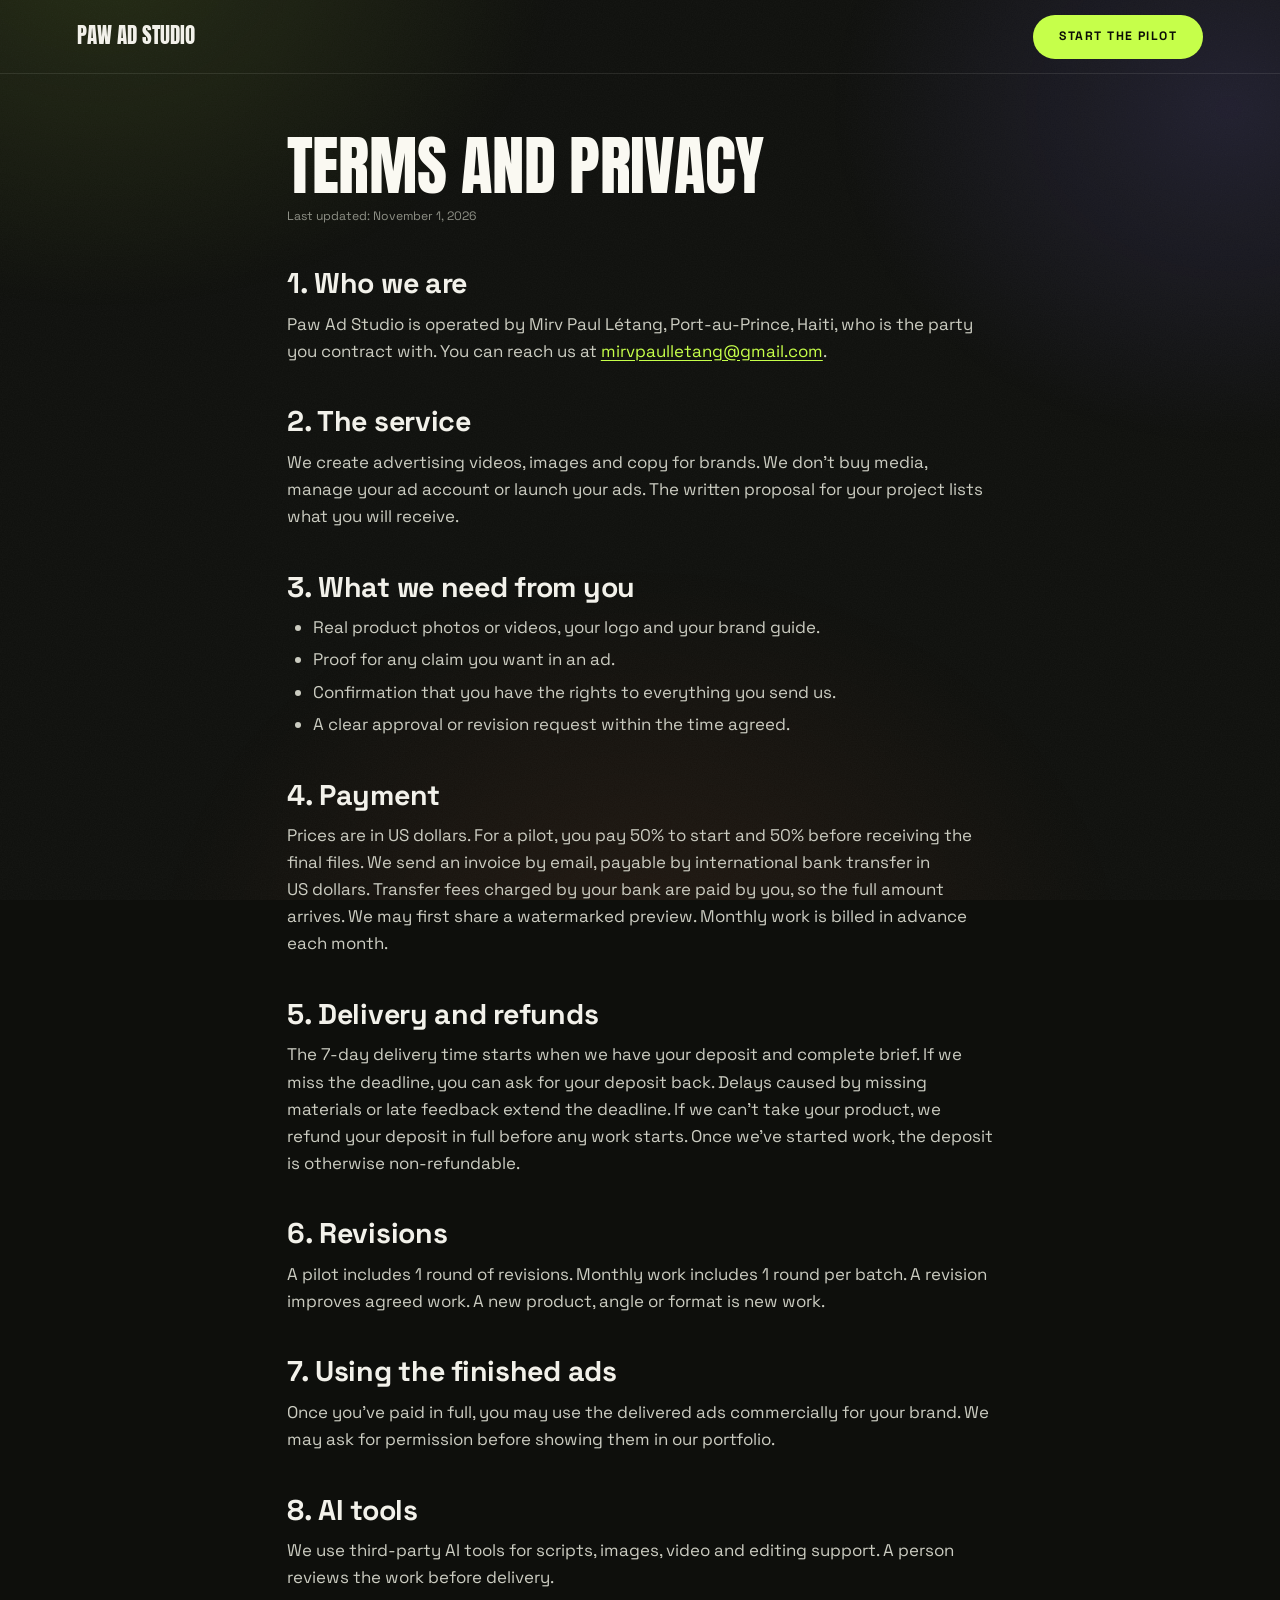
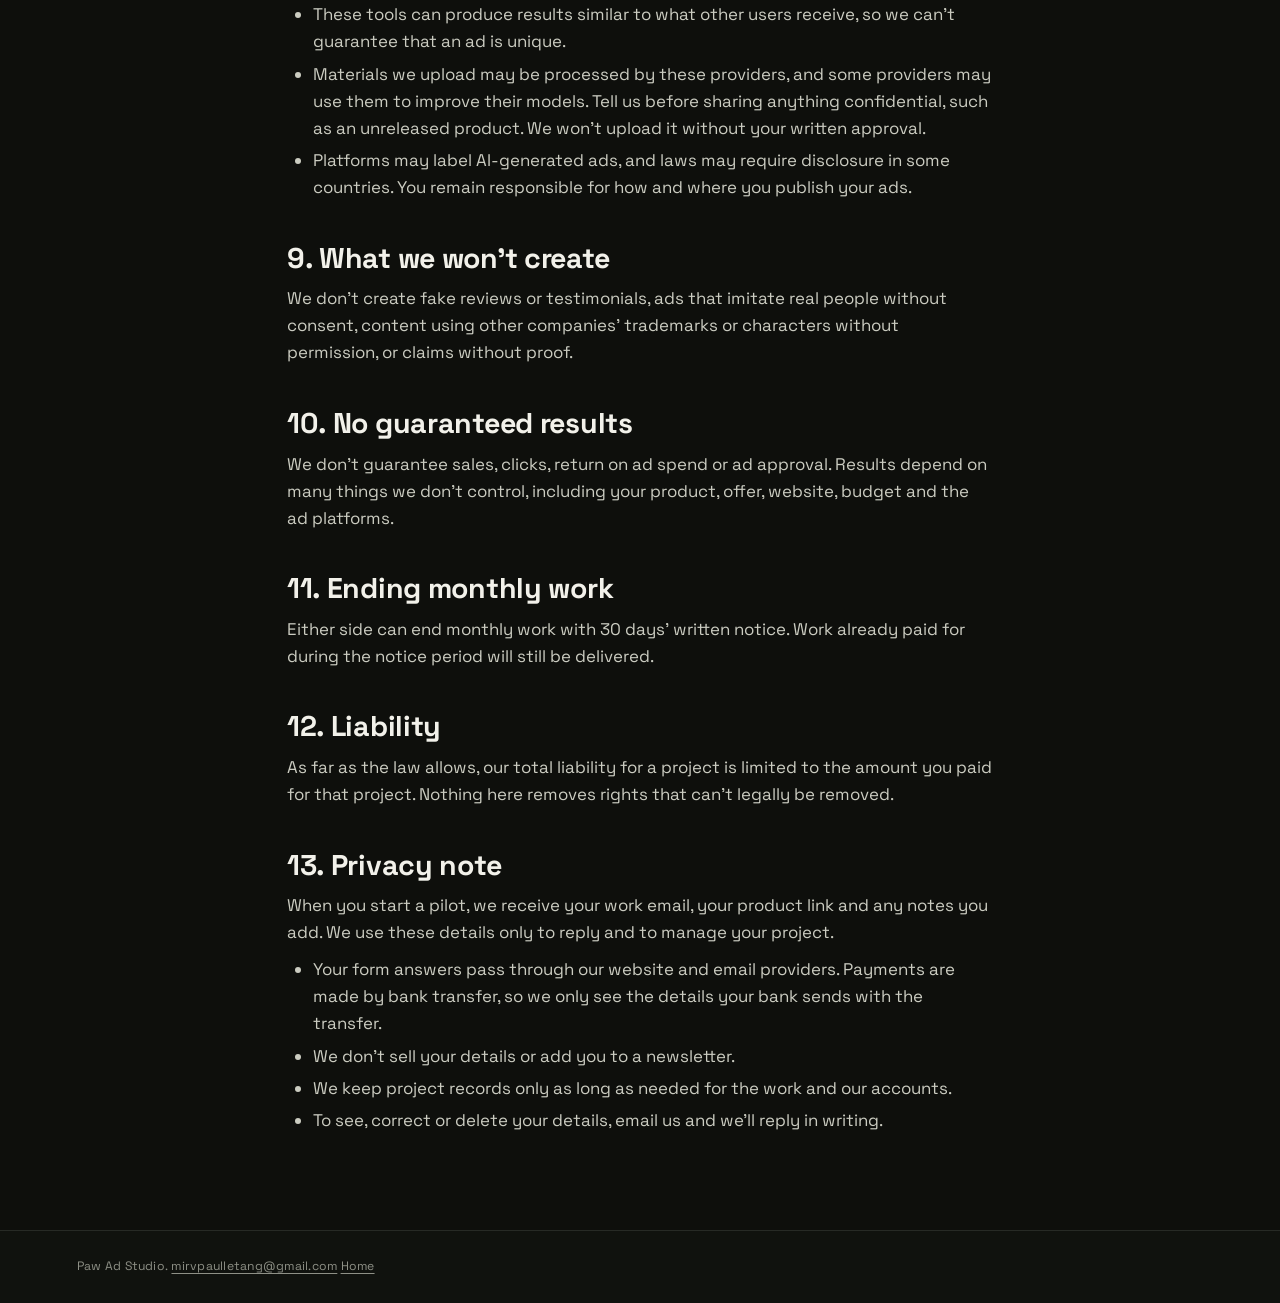
<file: terms.html>
<!doctype html>
<html lang="en" data-theme="dark" style="color-scheme: dark">
<head>
  <meta charset="utf-8">
  <meta name="viewport" content="width=device-width, initial-scale=1">
  <meta name="theme-color" content="#0E0F0C">
  <title>Terms and privacy | Paw Ad Studio</title>
  <meta name="description" content="Service terms and privacy note for Paw Ad Studio.">
  <link rel="icon" href="favicon.svg" type="image/svg+xml">
  <link rel="preconnect" href="https://fonts.googleapis.com">
  <link rel="preconnect" href="https://fonts.gstatic.com" crossorigin>
  <link href="https://fonts.googleapis.com/css2?family=Anton&family=Space+Grotesk:wght@400;500;600;700&display=swap" rel="stylesheet">
  <link rel="stylesheet" href="css/tokens.css">
  <link rel="stylesheet" href="css/base.css">
  <link rel="stylesheet" href="css/contact.css">
  <link rel="stylesheet" href="css/site.css">
</head>
<body class="cursor-auto">
  <header class="legal-header">
    <a class="legal-header__logo" href="index.html" aria-label="Paw Ad Studio, back to home"><span>Paw Ad Studio</span></a>
    <a class="legal-header__cta" href="index.html#start">Start the pilot</a>
  </header>

  <main class="legal container">
    <h1>Terms and privacy</h1>
    <p class="updated">Last updated: November 1, 2026</p>

    <h2>1. Who we are</h2>
    <p>Paw Ad Studio is operated by Mirv Paul Létang, Port-au-Prince, Haiti, who is the party you contract with. You can reach us at <a href="mailto:mirvpaulletang@gmail.com">mirvpaulletang@gmail.com</a>.</p>

    <h2>2. The service</h2>
    <p>We create advertising videos, images and copy for brands. We don't buy media, manage your ad account or launch your ads. The written proposal for your project lists what you will receive.</p>

    <h2>3. What we need from you</h2>
    <ul>
      <li>Real product photos or videos, your logo and your brand guide.</li>
      <li>Proof for any claim you want in an ad.</li>
      <li>Confirmation that you have the rights to everything you send us.</li>
      <li>A clear approval or revision request within the time agreed.</li>
    </ul>

    <h2>4. Payment</h2>
    <p>Prices are in US dollars. For a pilot, you pay 50% to start and 50% before receiving the final files. We send an invoice by email, payable by international bank transfer in US dollars. Transfer fees charged by your bank are paid by you, so the full amount arrives. We may first share a watermarked preview. Monthly work is billed in advance each month.</p>

    <h2>5. Delivery and refunds</h2>
    <p>The 7-day delivery time starts when we have your deposit and complete brief. If we miss the deadline, you can ask for your deposit back. Delays caused by missing materials or late feedback extend the deadline. If we can't take your product, we refund your deposit in full before any work starts. Once we've started work, the deposit is otherwise non-refundable.</p>

    <h2>6. Revisions</h2>
    <p>A pilot includes 1 round of revisions. Monthly work includes 1 round per batch. A revision improves agreed work. A new product, angle or format is new work.</p>

    <h2>7. Using the finished ads</h2>
    <p>Once you've paid in full, you may use the delivered ads commercially for your brand. We may ask for permission before showing them in our portfolio.</p>

    <h2>8. AI tools</h2>
    <p>We use third-party AI tools for scripts, images, video and editing support. A person reviews the work before delivery.</p>
    <ul>
      <li>These tools can produce results similar to what other users receive, so we can't guarantee that an ad is unique.</li>
      <li>Materials we upload may be processed by these providers, and some providers may use them to improve their models. Tell us before sharing anything confidential, such as an unreleased product. We won't upload it without your written approval.</li>
      <li>Platforms may label AI-generated ads, and laws may require disclosure in some countries. You remain responsible for how and where you publish your ads.</li>
    </ul>

    <h2>9. What we won't create</h2>
    <p>We don't create fake reviews or testimonials, ads that imitate real people without consent, content using other companies' trademarks or characters without permission, or claims without proof.</p>

    <h2>10. No guaranteed results</h2>
    <p>We don't guarantee sales, clicks, return on ad spend or ad approval. Results depend on many things we don't control, including your product, offer, website, budget and the ad platforms.</p>

    <h2>11. Ending monthly work</h2>
    <p>Either side can end monthly work with 30 days' written notice. Work already paid for during the notice period will still be delivered.</p>

    <h2>12. Liability</h2>
    <p>As far as the law allows, our total liability for a project is limited to the amount you paid for that project. Nothing here removes rights that can't legally be removed.</p>

    <h2 id="privacy">13. Privacy note</h2>
    <p>When you start a pilot, we receive your work email, your product link and any notes you add. We use these details only to reply and to manage your project.</p>
    <ul>
      <li>Your form answers pass through our website and email providers. Payments are made by bank transfer, so we only see the details your bank sends with the transfer.</li>
      <li>We don't sell your details or add you to a newsletter.</li>
      <li>We keep project records only as long as needed for the work and our accounts.</li>
      <li>To see, correct or delete your details, email us and we'll reply in writing.</li>
    </ul>
  </main>

  <footer class="footer">
    <div class="container footer__inner">
      <p class="footer__text">Paw Ad Studio. <a href="mailto:mirvpaulletang@gmail.com">mirvpaulletang@gmail.com</a> <a href="index.html">Home</a></p>
    </div>
  </footer>
</body>
</html>
</file>
<file: css/tokens.css>
:root {
  color-scheme: dark;

  
  --bg:         #0E0F0C;   
  --bg-2:       #121410;   
  --surface:    #16180F;   
  --surface-2:  #1E2117;   

  
  --ink:        #F2F1EA;   
  --ink-2:      #CBCCC1;   
  --muted:      #8E9086;   

  
  --ink-display: #FAF9F2;

  
  --line:        rgba(242, 241, 234, .10);  
  --line-strong: rgba(242, 241, 234, .24);  
  --frame-line:  rgba(242, 241, 234, .38);  
  --line-ui:     rgba(242, 241, 234, .40);  

  
  --accent:     #C6FF4A;   
  --accent-ink: #0B0D06;   
  --accent-2:   #8A7CFF;   
  --accent-3:   #FF7A45;   
  --glow:       rgba(198, 255, 74, .32);   
  --danger:     #FF6B6B;

  
  --accent-solid:     var(--accent);
  --accent-solid-ink: var(--accent-ink);

  
  --media-black: #000000;
  --on-media:    #FFFFFF;

  
  --accent-weak: color-mix(in oklab, var(--accent) 14%, transparent);
  --accent-soft: color-mix(in oklab, var(--accent) 32%, transparent);

  
  --shadow-1: 0 2px 8px rgba(0, 0, 0, .40),
              0 12px 32px rgba(0, 0, 0, .34);
  --shadow-2: 0 4px 14px rgba(0, 0, 0, .45),
              0 28px 70px rgba(0, 0, 0, .55);
  --shadow-glow: 0 0 0 1px color-mix(in oklab, var(--accent) 26%, transparent),
                 0 18px 60px -12px var(--glow);
  --blur-glass: 16px;
  --glass:      rgba(22, 24, 15, .62);   

  
  --mesh-1: color-mix(in oklab, var(--accent)   12%, transparent);
  --mesh-2: color-mix(in oklab, var(--accent-2) 14%, transparent);
  --mesh-3: color-mix(in oklab, var(--accent-3)  8%, transparent);
  --mesh:
    radial-gradient(58vw 46vw at 8% -6%,  var(--mesh-1) 0%, transparent 62%),
    radial-gradient(52vw 44vw at 96% 12%, var(--mesh-2) 0%, transparent 60%),
    radial-gradient(60vw 50vw at 50% 108%, var(--mesh-3) 0%, transparent 64%);

  
  --grain: url("data:image/svg+xml,%3Csvg xmlns='http://www.w3.org/2000/svg' width='160' height='160'%3E%3Cfilter id='n'%3E%3CfeTurbulence type='fractalNoise' baseFrequency='.82' numOctaves='2' stitchTiles='stitch'/%3E%3CfeColorMatrix type='saturate' values='0'/%3E%3C/filter%3E%3Crect width='160' height='160' filter='url(%23n)' opacity='.55'/%3E%3C/svg%3E");
  --grain-opacity: .075;
  
  --grain-blend: screen;

  
  --r-sm:   6px;
  --r-md:   12px;
  --r-lg:   20px;
  --r-xl:   32px;
  --r-pill: 999px;

  
  --font-display: var(--font-anton), "Arial Narrow", Impact, sans-serif;
  --font-cond:    var(--font-grotesk), "Arial Narrow", sans-serif;
  --font-body:    var(--font-grotesk), system-ui, "Segoe UI", Helvetica, Arial, sans-serif;

  
  --step--1: clamp(11.5px, 0.65rem + 0.14vw, 13px);   
  --step-0:  clamp(15px,   0.88rem + 0.22vw, 17px);   
  --step-1:  clamp(17px,   0.95rem + 0.42vw, 21px);   
  --step-2:  clamp(21px,   1.05rem + 0.92vw, 30px);   
  --step-3:  clamp(26px,   1.15rem + 1.9vw,  44px);   
  --step-4:  clamp(34px,   1.2rem  + 3.6vw,  72px);   
  --step-5:  clamp(46px,   1rem    + 7.4vw, 128px);   
  --step-6:  clamp(60px,   0.5rem  + 13vw,  230px);   

  
  --lh-display: .86;
  --lh-title:   .94;
  --lh-body:    1.6;
  --tracking-label: .12em;

  
  --sp-1: clamp(4px,  0.25rem + 0.1vw,  6px);
  --sp-2: clamp(8px,  0.4rem  + 0.3vw, 12px);
  --sp-3: clamp(12px, 0.6rem  + 0.5vw, 18px);
  --sp-4: clamp(18px, 0.9rem  + 0.9vw, 28px);
  --sp-5: clamp(26px, 1.2rem  + 1.6vw, 44px);
  --sp-6: clamp(38px, 1.6rem  + 2.8vw, 72px);
  --sp-7: clamp(56px, 2rem    + 5vw,  120px);
  --sp-8: clamp(80px, 2.4rem  + 8vw,  190px);

  
  --rule-w: clamp(24px, 5.5vw, 64px);

  --pad-x:        20px;
  --container:    1440px;
  --header-h:     58px;
  --frame-inset:  10px;
  --frame-radius: 16px;

  
  --ease-expo:  cubic-bezier(.16, 1, .3, 1);
  --ease-power: cubic-bezier(.22, .61, .36, 1);
  --ease-soft:  cubic-bezier(.4, 0, .2, 1);
  --dur-1: .22s;
  --dur-2: .45s;
  --dur-3: .9s;
}







@media (min-width: 720px) {
  :root {
    --pad-x: 5vw;
    --header-h: 66px;
    --frame-inset: 14px;
    --frame-radius: 22px;
  }
}

@media (min-width: 980px) {
  :root {
    --pad-x: 6vw;
    --header-h: 74px;
    --frame-inset: 16px;
    --frame-radius: 26px;
  }
}
</file>
<file: css/base.css>
*,
*::before,
*::after { margin: 0; padding: 0; box-sizing: border-box; }


html {
  background-color: var(--bg);
  color: var(--ink);
  scroll-behavior: smooth;
  scrollbar-color: var(--line-strong) var(--bg);
  -webkit-text-size-adjust: 100%;
}

body {
  position: relative;
  min-height: 100svh;
  background: transparent;
  color: var(--ink);
  font-family: var(--font-body);
  font-size: var(--step-0);
  line-height: var(--lh-body);
  font-synthesis-weight: none;
  text-rendering: optimizeLegibility;
  -webkit-font-smoothing: antialiased;
  -moz-osx-font-smoothing: grayscale;
  overflow-x: clip;
}


body::before,
body::after {
  content: "";
  position: fixed;
  inset: 0;
  z-index: -1;
  pointer-events: none;
}
body::before { background-image: var(--mesh); }
body::after {
  background-image: var(--grain);
  background-repeat: repeat;
  opacity: var(--grain-opacity);
  
  mix-blend-mode: var(--grain-blend);
}

img,
svg,
video,
canvas { max-width: 100%; display: block; }

a { color: inherit; text-decoration: none; }
ul, ol { list-style: none; }

button,
input,
select,
textarea { font: inherit; color: inherit; background: none; border: none; }
button { cursor: pointer; }


button,
[role="button"],
a[href] { touch-action: manipulation; }


h1, h2, h3, h4 {
  font-weight: 400;
  line-height: var(--lh-title);
  text-wrap: balance;
}
h1, h2 { letter-spacing: -.01em; }

p { text-wrap: pretty; }

strong, b { font-weight: 600; }

::selection { background: var(--accent); color: var(--accent-ink); }


.label {
  font-family: var(--font-cond);
  font-weight: 600;
  font-size: var(--step--1);
  text-transform: uppercase;
  letter-spacing: var(--tracking-label);
  color: var(--muted);
}


.display {
  font-family: var(--font-display);
  font-weight: 400;
  text-transform: uppercase;
  line-height: var(--lh-display);
  letter-spacing: -.005em;
}


.outline,
.outline-sm {
  color: var(--ink);
  font-style: normal;
}
@supports (-webkit-text-stroke: 1px currentColor) {
  .outline {
    color: transparent;
    -webkit-text-stroke: 1.2px var(--ink);
    paint-order: stroke fill;
  }
  .outline-sm {
    color: transparent;
    -webkit-text-stroke: 1px var(--ink);
    paint-order: stroke fill;
  }
  
  .outline--accent { -webkit-text-stroke-color: var(--accent); }
}


.container {
  width: 100%;
  max-width: var(--container);
  margin-inline: auto;
  padding-inline: var(--pad-x);
}

section { position: relative; }


[id] { scroll-margin-top: calc(var(--header-h) + var(--sp-4)); }


.glass {
  background: var(--glass);
  -webkit-backdrop-filter: blur(var(--blur-glass)) saturate(1.4);
  backdrop-filter: blur(var(--blur-glass)) saturate(1.4);
  border: 1px solid var(--line);
}


:focus { outline: none; }
:focus-visible {
  outline: 2px solid var(--accent);
  outline-offset: 3px;
  border-radius: var(--r-sm);
}


.skip-link {
  position: absolute;
  left: var(--sp-3);
  top: var(--sp-3);
  z-index: 300;
  transform: translateY(-200%);
  background: var(--accent);
  color: var(--accent-ink);
  font-family: var(--font-cond);
  font-weight: 700;
  font-size: var(--step--1);
  text-transform: uppercase;
  letter-spacing: var(--tracking-label);
  padding: var(--sp-2) var(--sp-4);
  border-radius: var(--r-pill);
}
.skip-link:focus-visible { transform: translateY(0); }

.visually-hidden {
  position: absolute !important;
  width: 1px; height: 1px;
  margin: -1px; padding: 0;
  overflow: hidden;
  clip-path: inset(50%);
  white-space: nowrap;
}


::-webkit-scrollbar { width: 10px; height: 10px; }
::-webkit-scrollbar-track { background: var(--bg); }
::-webkit-scrollbar-thumb {
  background: var(--line-strong);
  border-radius: var(--r-pill);
  border: 2px solid var(--bg);
}
::-webkit-scrollbar-thumb:hover { background: var(--accent); }


@media (hover: hover) and (pointer: fine) {
  body { cursor: none; }
  body a,
  body button,
  body [data-cursor] { cursor: none; }

  
  .cursor-auto,
  .cursor-auto * { cursor: auto; }
  .cursor-auto a,
  .cursor-auto button { cursor: pointer; }
  .cursor-auto input,
  .cursor-auto textarea { cursor: text; }
}


@media (prefers-reduced-motion: reduce) {
  html { scroll-behavior: auto; }
  *,
  *::before,
  *::after {
    animation-duration: .001ms !important;
    animation-iteration-count: 1 !important;
    transition-duration: .001ms !important;
    scroll-behavior: auto !important;
  }
  
  [data-reveal] { opacity: 1 !important; transform: none !important; }
  .reveal { transform: none !important; }
}


@media (min-width: 980px) {
  @supports (-webkit-text-stroke: 1px currentColor) {
    .outline    { -webkit-text-stroke-width: 1.5px; }
    .outline-sm { -webkit-text-stroke-width: 1.2px; }
  }
}
</file>
<file: css/header.css>
.hdr {
  --hdr-progress: 0;              
  position: fixed;
  inset: 0 0 auto 0;
  z-index: 200;
  height: var(--header-h);
  color: var(--ink);
  background: transparent;

  
}


.hdr::before {
  content: "";
  position: absolute;
  inset: 0;
  z-index: 0;
  background: var(--glass);
  -webkit-backdrop-filter: blur(var(--blur-glass)) saturate(1.5);
  backdrop-filter: blur(var(--blur-glass)) saturate(1.5);
  border-bottom: 1px solid var(--line);
  box-shadow: 0 1px 0 0 color-mix(in oklab, var(--ink) 4%, transparent);

  
  opacity: 0;
  pointer-events: none;
  transition: opacity var(--dur-2) var(--ease-soft);
}


.hdr.is-scrolled::before,
.hdr.is-open::before {
  opacity: 1;
}


.hdr__progress {
  position: absolute;
  inset: 0 0 auto 0;
  z-index: 3;                    
  height: 2px;
  overflow: hidden;
  pointer-events: none;
}

.hdr__progressBar {
  display: block;
  height: 100%;
  width: 100%;
  transform-origin: 0 50%;
  transform: scaleX(var(--hdr-progress));
  background: linear-gradient(
    90deg,
    color-mix(in oklab, var(--accent) 55%, transparent),
    var(--accent) 60%,
    var(--accent-2)
  );
  box-shadow: 0 0 12px -2px var(--glow);
  opacity: 0;
  transition: opacity var(--dur-2) var(--ease-soft);
}
.hdr.is-scrolled .hdr__progressBar { opacity: 1; }


.hdr__inner {
  position: relative;
  z-index: 2;                    
  height: 100%;
  width: 100%;
  min-width: 0;
  max-width: var(--container);
  margin-inline: auto;
  padding-inline: var(--pad-x);
  display: flex;
  flex-wrap: nowrap;
  align-items: center;
  justify-content: space-between;
  gap: var(--sp-3);
}


.hdr__logo {
  display: inline-flex;
  align-items: center;
  gap: var(--sp-2);
  flex: 0 1 auto;
  min-width: 0;
  font-family: var(--font-display);
  font-size: clamp(13px, 0.62rem + 0.55vw, 17px);
  text-transform: uppercase;
  letter-spacing: .04em;
  
  line-height: 1.35;
  white-space: nowrap;
}
.hdr__logoText,
.hdr__logoShort {
  min-width: 0;                  
  overflow: hidden;
  text-overflow: ellipsis;
  transition: opacity var(--dur-1) var(--ease-soft);
}
.hdr__logo:hover .hdr__logoText,
.hdr__logo:hover .hdr__logoShort { opacity: .72; }


.hdr__logoShort { display: none; }



.hdr__nav {
  display: none;                  
  align-items: center;
  gap: var(--sp-4);
}

.hdr__link {
  position: relative;
  display: inline-flex;
  align-items: center;
  flex: none;
  
  white-space: nowrap;
  padding: 6px 2px;
  font-family: var(--font-cond);
  font-weight: 600;
  font-size: var(--step--1);
  text-transform: uppercase;
  letter-spacing: var(--tracking-label);
  color: var(--muted);
  transition: color var(--dur-1) var(--ease-soft);
}
.hdr__link::after {
  content: "";
  position: absolute;
  left: 0;
  right: 0;
  bottom: 0;
  height: 1.5px;
  background: var(--accent);
  transform: scaleX(0);
  transform-origin: 100% 50%;
  transition: transform var(--dur-2) var(--ease-expo);
}
.hdr__link:hover,
.hdr__link:focus-visible { color: var(--ink); }
.hdr__link:hover::after,
.hdr__link:focus-visible::after {
  transform: scaleX(1);
  transform-origin: 0 50%;
}


.hdr__link[aria-current="true"] {
  color: var(--ink);
}
.hdr__link[aria-current="true"]::after {
  transform: scaleX(1);
  transform-origin: 0 50%;
  box-shadow: 0 0 10px -1px var(--glow);
}


.hdr__controls {
  --ctl-h: 44px;                 

  display: flex;
  align-items: center;
  gap: var(--sp-3);              
  flex: none;
  min-width: 0;
}







.hdr__cv {
  display: inline-flex;
  align-items: center;
  justify-content: center;
  gap: 7px;
  flex: none;
  height: var(--ctl-h);          
  min-width: var(--ctl-h);
  padding-inline: 15px;
  border-radius: var(--r-pill);
  border: 1px solid transparent;
  background: var(--accent);
  font-family: var(--font-cond);
  font-weight: 700;
  font-size: var(--step--1);
  text-transform: uppercase;
  letter-spacing: var(--tracking-label);
  color: var(--accent-ink);
  white-space: nowrap;
  box-shadow: 0 1px 2px color-mix(in oklab, var(--accent) 30%, transparent);
  transition:
    transform var(--dur-1) var(--ease-power),
    box-shadow var(--dur-2) var(--ease-soft);
}
.hdr__cv:hover,
.hdr__cv:focus-visible {
  transform: translateY(-1px);
  box-shadow: var(--shadow-glow);
}
.hdr__cv:active { transform: translateY(0) scale(.97); }


.hdr__cvIcon {
  width: 15px;
  height: 15px;
  flex: none;
  color: currentColor;
}


.hdr__cvFull { display: none; }
.hdr__cvShort {
  
  margin-right: calc(var(--tracking-label) * -1);
}


.hdr__burger {
  display: inline-flex;
  align-items: center;
  justify-content: center;
  width: var(--ctl-h);
  height: var(--ctl-h);
  flex: none;
  border-radius: var(--r-pill);
  border: 1px solid var(--line-ui);   
  background: var(--glass);
  -webkit-backdrop-filter: blur(var(--blur-glass)) saturate(1.4);
  backdrop-filter: blur(var(--blur-glass)) saturate(1.4);
  box-shadow: inset 0 1px 0 color-mix(in oklab, var(--ink) 6%, transparent);
  transition:
    border-color var(--dur-1) var(--ease-soft),
    background-color var(--dur-1) var(--ease-soft);
}
.hdr__burger:hover {
  border-color: color-mix(in oklab, var(--ink) 30%, var(--line-ui));
}

.hdr__burgerBox {
  position: relative;
  display: block;
  width: 18px;
  height: 12px;
}
.hdr__burgerBox span {
  position: absolute;
  left: 0;
  width: 100%;
  height: 1.6px;
  border-radius: var(--r-pill);
  background: var(--ink);
  transition:
    transform var(--dur-2) var(--ease-expo),
    width var(--dur-2) var(--ease-expo);
}
.hdr__burgerBox span:nth-child(1) { top: 1px; }
.hdr__burgerBox span:nth-child(2) { bottom: 1px; width: 68%; }
.hdr__burger:hover .hdr__burgerBox span:nth-child(2) { width: 100%; }

.hdr.is-open .hdr__burgerBox span:nth-child(1) { transform: translateY(4.2px) rotate(45deg); }
.hdr.is-open .hdr__burgerBox span:nth-child(2) {
  width: 100%;
  transform: translateY(-4.2px) rotate(-45deg);
}


.hdr-panel {
  position: fixed;
  inset: 0;
  z-index: -1;                       
  visibility: hidden;
  pointer-events: none;
}
.hdr-panel[data-open="true"] {
  z-index: 1;                        
  visibility: visible;
  pointer-events: auto;
}

.hdr-panel__scrim {
  position: absolute;
  inset: 0;
  width: 100%;
  height: 100%;
  background: color-mix(in oklab, var(--bg) 70%, transparent);
  -webkit-backdrop-filter: blur(6px);
  backdrop-filter: blur(6px);
  opacity: 0;
  transition: opacity var(--dur-2) var(--ease-soft);
  cursor: default;
}
.hdr-panel[data-open="true"] .hdr-panel__scrim { opacity: 1; }

.hdr-panel__sheet {
  position: absolute;
  inset: 0;
  display: flex;
  flex-direction: column;
  justify-content: space-between;
  padding: calc(var(--header-h) + var(--sp-6)) var(--pad-x) var(--sp-6);
  background: var(--glass);
  -webkit-backdrop-filter: blur(var(--blur-glass)) saturate(1.4);
  backdrop-filter: blur(var(--blur-glass)) saturate(1.4);
  border-bottom: 1px solid var(--line);
  transform: translateY(-2%);
  opacity: 0;
  transition:
    transform var(--dur-3) var(--ease-expo),
    opacity var(--dur-2) var(--ease-soft);
}
.hdr-panel[data-open="true"] .hdr-panel__sheet {
  transform: none;
  opacity: 1;
}

.hdr-panel__nav {
  display: flex;
  flex-direction: column;
  gap: var(--sp-2);
}

.hdr-panel__link {
  display: flex;
  align-items: baseline;
  gap: var(--sp-3);
  padding-block: var(--sp-2);
  border-bottom: 1px solid var(--line);
  font-family: var(--font-display);
  font-size: var(--step-3);
  text-transform: uppercase;
  line-height: var(--lh-title);
  color: var(--ink);

  
  opacity: 0;
  transform: translateY(14px);
  transition:
    opacity var(--dur-2) var(--ease-soft),
    transform var(--dur-3) var(--ease-expo),
    color var(--dur-1) var(--ease-soft);
}
.hdr-panel[data-open="true"] .hdr-panel__link {
  opacity: 1;
  transform: none;
}
.hdr-panel[data-open="true"] .hdr-panel__link:nth-child(1) { transition-delay: .06s; }
.hdr-panel[data-open="true"] .hdr-panel__link:nth-child(2) { transition-delay: .12s; }
.hdr-panel[data-open="true"] .hdr-panel__link:nth-child(3) { transition-delay: .18s; }
.hdr-panel[data-open="true"] .hdr-panel__link:nth-child(4) { transition-delay: .24s; }
.hdr-panel[data-open="true"] .hdr-panel__link:nth-child(5) { transition-delay: .30s; }

.hdr-panel__link:hover,
.hdr-panel__link:focus-visible { color: var(--accent); }

.hdr-panel__link[aria-current="true"] { color: var(--accent); }
.hdr-panel__link[aria-current="true"] .hdr-panel__index { color: var(--accent); }

.hdr-panel__index {
  font-family: var(--font-cond);
  font-size: var(--step--1);
  font-weight: 600;
  letter-spacing: var(--tracking-label);
  color: var(--muted);
  flex: none;
}


.hdr-panel__sheet { justify-content: center; }


@media (min-width: 900px) {
  .hdr__nav { display: flex; }
  .hdr__burger { display: none; }
  .hdr-panel { display: none; }
}


@media (min-width: 900px) and (max-width: 1099px) {
  .hdr__nav { gap: 14px; }
}


@media (min-width: 1180px) {
  .hdr__cv { padding-inline: 19px; }
  .hdr__cvFull { display: inline; }
  .hdr__cvShort { display: none; }
}


@media (max-width: 559px) {
  .hdr__logoText { display: none; }
  .hdr__logoShort { display: inline; }
  
  .hdr__cv { display: none; }
}

@media (max-width: 420px) {
  .hdr__inner {
    padding-inline: 16px;
    gap: var(--sp-2);
  }
  .hdr__logo { font-size: 12px; gap: 6px; letter-spacing: .02em; }
  
  .hdr__controls { gap: 12px; }
}


@media (prefers-reduced-motion: reduce) {
    .hdr-panel__link,
  .hdr-panel__sheet {
    transition: none;
    transform: none;
  }
  .hdr-panel[data-open="true"] .hdr-panel__link { transition-delay: 0s; }
}
</file>
<file: css/hero.css>
.hero {
  
  --hero-halo: color-mix(in oklab, var(--accent) 34%, transparent);
  --hero-halo-2: color-mix(in oklab, var(--accent-2) 26%, transparent);
  --hero-halo-opacity: .85;
  --hero-edge: color-mix(in oklab, var(--ink) 14%, transparent);
  --hero-frame-glow: 0 50px 140px -60px var(--glow);

  
  --hero-title-size: clamp(52px, min(7.2vw, 10.5svh), 120px);
  --hero-tagline-size: clamp(18px, .9rem + .55vw, 23px);
  
  --hero-video-h: min(46svh, 540px);
  --hero-video-h-tall: min(60svh, 620px);

  position: relative;
  overflow: clip;
  padding-block: calc(var(--header-h) + var(--sp-4)) var(--sp-6);
}


.hero__inner {
  display: flex;
  flex-direction: column;
  align-items: center;
  text-align: center;
}


.hero__head {
  display: flex;
  flex-wrap: wrap;
  align-items: center;
  justify-content: center;
  gap: var(--sp-2) var(--sp-3);
}

.hero__kicker {
  display: inline-flex;
  align-items: center;
  gap: var(--sp-2);
  color: var(--ink-2);
}
.hero__kickerRule {
  display: block;
  flex: none;
  width: clamp(18px, 3vw, 40px);
  height: 1px;
  background: var(--accent);
}
.hero__kickerText { font-style: normal; }

.hero__available {
  display: inline-flex;
  align-items: center;
  gap: var(--sp-2);
  padding: 6px var(--sp-3);
  border: 1px solid var(--line-strong);
  border-radius: var(--r-pill);
  background: var(--glass);
  -webkit-backdrop-filter: blur(var(--blur-glass));
  backdrop-filter: blur(var(--blur-glass));
}
.hero__availableText {
  font-family: var(--font-cond);
  font-weight: 600;
  font-size: var(--step--1);
  text-transform: uppercase;
  letter-spacing: var(--tracking-label);
  color: var(--ink-2);
}


.hero__title {
  margin: var(--sp-4) 0 0;
  font-size: var(--hero-title-size);
  line-height: .92;
  letter-spacing: -.01em;
  color: var(--ink-display);
  text-wrap: balance;
}


.hero__line {
  display: inline-block;
  clip-path: inset(-.6em -.1em 0 -.1em);
  padding-bottom: .06em;
  white-space: nowrap;
}
.hero__word {
  display: inline-block;
  will-change: transform;
}


.hero__tagline {
  max-width: 60ch;
  margin-top: var(--sp-4);
  font-family: var(--font-cond);
  font-weight: 500;
  font-size: var(--hero-tagline-size);
  line-height: 1.4;
  color: var(--ink-2);
  text-wrap: balance;
}


.hero__media {
  position: relative;
  margin: var(--sp-4) 0 0;
  width: min(100%, 960px, calc(var(--hero-video-h) * var(--hero-arn, 1.7778)));
}
.hero--tall .hero__media {
  width: min(100%, 380px, calc(var(--hero-video-h-tall) * var(--hero-arn, .5625)));
}


.hero__halo {
  position: absolute;
  inset: -14% -10%;
  z-index: 0;
  pointer-events: none;
  opacity: var(--hero-halo-opacity);
  filter: blur(54px);
  background:
    radial-gradient(50% 50% at 30% 40%, var(--hero-halo) 0%, transparent 70%),
    radial-gradient(45% 50% at 75% 65%, var(--hero-halo-2) 0%, transparent 72%);
}

.hero__frame {
  position: relative;
  z-index: 1;
  aspect-ratio: var(--hero-ar, 16 / 9);
  border-radius: var(--r-lg);
  overflow: hidden;
  background: var(--surface);
  border: 1px solid var(--hero-edge);
  box-shadow: var(--shadow-2), var(--hero-frame-glow);
}


.hero__actions {
  display: flex;
  flex-wrap: wrap;
  align-items: center;
  justify-content: center;
  gap: var(--sp-3);
  margin-top: var(--sp-5);
  max-width: 100%;
}

.hero__cta {
  position: relative;
  display: inline-flex;
  align-items: center;
  justify-content: center;
  gap: var(--sp-2);
  min-height: 54px;          
  padding: 14px var(--sp-5);
  max-width: 100%;
  border: 1px solid transparent;
  border-radius: var(--r-pill);
  transition:
    color var(--dur-1) var(--ease-soft),
    background-color var(--dur-1) var(--ease-soft),
    border-color var(--dur-1) var(--ease-soft),
    box-shadow var(--dur-2) var(--ease-soft),
    transform var(--dur-1) var(--ease-power);
}
.hero__cta:hover { transform: translateY(-2px); }
.hero__cta:active { transform: translateY(0); }
.hero__cta:focus-visible { border-radius: var(--r-pill); outline-offset: 3px; }

.hero__ctaLabel {
  font-family: var(--font-cond);
  font-weight: 700;
  font-size: clamp(14px, .82rem + .3vw, 17px);
  text-transform: uppercase;
  letter-spacing: var(--tracking-label);
  line-height: 1.25;
  color: inherit;
  overflow-wrap: anywhere;
}
.hero__ctaIcon {
  display: inline-flex;
  flex: none;
  color: inherit;
  transition: transform var(--dur-2) var(--ease-expo);
}


.hero__cta--solid {
  background: var(--accent);
  border-color: var(--accent);
  color: var(--accent-ink);
  box-shadow: 0 12px 34px -14px var(--glow);
}
.hero__cta--solid:hover,
.hero__cta--solid:focus-visible { box-shadow: 0 20px 48px -14px var(--glow); }
.hero__cta--solid:hover .hero__ctaIcon,
.hero__cta--solid:focus-visible .hero__ctaIcon { transform: translateX(4px); }


.hero__cta--ghost {
  background: color-mix(in oklab, var(--surface) 55%, transparent);
  -webkit-backdrop-filter: blur(var(--blur-glass));
  backdrop-filter: blur(var(--blur-glass));
  border-color: var(--line-ui);
  color: var(--ink);
}
.hero__cta--ghost:hover,
.hero__cta--ghost:focus-visible { border-color: var(--accent); background: var(--accent-weak); }
.hero__cta--ghost:hover .hero__ctaIcon--down,
.hero__cta--ghost:focus-visible .hero__ctaIcon--down { transform: translateY(3px); }


.hero__price {
  display: inline-flex;
  align-items: center;
  gap: var(--sp-2);
  margin-top: var(--sp-3);
  font-family: var(--font-cond);
  font-weight: 600;
  font-size: var(--step--1);
  text-transform: uppercase;
  letter-spacing: var(--tracking-label);
  color: var(--ink-2);
}




.hero__anim {
  transition:
    opacity var(--dur-3) var(--ease-soft) var(--hero-d, 0s),
    transform 1.1s var(--ease-expo) var(--hero-d, 0s);
}

.hero--pre .hero__anim { opacity: 0; transform: translateY(18px); }
.hero--pre .hero__kicker    { --hero-d: .05s; }
.hero--pre .hero__available { --hero-d: .12s; }


.hero--pre .hero__word { opacity: 1; transform: translateY(115%); --hero-d: .2s; }
.hero--pre .hero__word--outline { --hero-d: .32s; }

.hero--pre .hero__tagline { --hero-d: .45s; }
.hero--pre .hero__media   { transform: translateY(26px) scale(.985); --hero-d: .55s; }
.hero--pre .hero__actions { --hero-d: .7s; }
.hero--pre .hero__price   { --hero-d: .78s; }


@media (max-width: 719.98px) {
  .hero {
    --hero-title-size: clamp(48px, 17vw, 96px);
    padding-block: calc(var(--header-h) + var(--sp-4)) var(--sp-6);
  }
  .hero__title { margin-top: var(--sp-3); }
  .hero__line { display: block; }
  .hero__media { margin-top: var(--sp-4); }
  .hero__halo { inset: -8% -4%; filter: blur(36px); }
}

@media (max-width: 560px) {
  .hero__actions { width: 100%; gap: var(--sp-2); margin-top: var(--sp-4); }
  .hero__cta { flex: 1 1 100%; width: 100%; padding-inline: var(--sp-3); }
}


@media (prefers-reduced-motion: reduce) {
  .hero__anim,
  .hero--pre .hero__anim,
  .hero--ready .hero__anim {
    opacity: 1 !important;
    transform: none !important;
    transition: none !important;
  }
  .hero__cta,
  .hero__ctaIcon { transition: none !important; }
  .hero__cta:hover,
  .hero__cta:active,
  .hero__cta:hover .hero__ctaIcon,
  .hero__cta:focus-visible .hero__ctaIcon { transform: none !important; }
  }
</file>
<file: css/services.css>
.services {
  
  --svc-ico: 56px;                    
  --svc-halo: color-mix(in oklab, var(--accent) 22%, transparent);
  --svc-halo-2: color-mix(in oklab, var(--accent-2) 16%, transparent);
  --svc-edge: color-mix(in oklab, var(--accent) 52%, transparent);
  --svc-edge-soft: color-mix(in oklab, var(--accent) 18%, transparent);
  --svc-card-bg: color-mix(in oklab, var(--surface) 78%, transparent);
  --svc-card-bg-hover: color-mix(in oklab, var(--surface-2) 88%, transparent);
  --svc-thread: color-mix(in oklab, var(--accent) 38%, transparent);
  --svc-card-shadow: 0 24px 70px -34px var(--glow);

  
  --svc-in: .7s;
  --svc-step: 80ms;

  position: relative;
  isolation: isolate;
  overflow: clip;                     
  padding-block: var(--sp-8);
}




.services::before {
  content: "";
  position: absolute;
  inset: 0 0 auto 0;
  z-index: 0;
  height: 62%;
  pointer-events: none;
  background:
    radial-gradient(46vw 30vw at 14% 0%, var(--svc-halo) 0%, transparent 68%),
    radial-gradient(40vw 28vw at 92% 14%, var(--svc-halo-2) 0%, transparent 66%);
  opacity: .9;
}

.services > .container {
  position: relative;
  z-index: 1;
}


.services [data-reveal]:not(.services__card) {
  opacity: 0;
  transform: translateY(24px);
  transition:
    opacity var(--svc-in) var(--ease-expo) calc(var(--i, 0) * var(--svc-step)),
    transform var(--svc-in) var(--ease-expo) calc(var(--i, 0) * var(--svc-step));
}
.services [data-reveal]:not(.services__card).is-in {
  opacity: 1;
  transform: none;
}


.services__head {
  display: grid;
  grid-template-columns: minmax(0, 1fr) auto;
  align-items: end;
  column-gap: var(--sp-4);
  row-gap: var(--sp-2);
  padding-bottom: var(--sp-4);
  margin-bottom: var(--sp-6);
  border-bottom: 1px solid var(--line);
}

.services .services__kicker {
  grid-column: 1;
  display: inline-flex;
  align-items: center;
  gap: var(--sp-2);
  color: var(--muted);
}

.services .services__kicker::before {
  content: "";
  width: var(--rule-w);           
  height: 1px;
  flex: none;
  background: var(--accent);
}

.services .services__title {
  grid-column: 1;
  margin: 0;
  
  font-size: var(--step-4);
  line-height: var(--lh-title);
  letter-spacing: -.005em;
  color: var(--ink);
  
  text-wrap: initial;
  max-width: 21ch;                   
  min-width: 0;
  overflow-wrap: anywhere;           
}


.services .services__count {
  grid-column: 2;
  grid-row: 1 / span 2;
  align-self: end;
  justify-self: end;
  display: inline-flex;
  align-items: center;
  gap: var(--sp-2);
  color: var(--muted);
}
.services__countNum { color: var(--accent); }
.services__countDash {
  display: block;
  width: var(--rule-w);
  height: 1px;
  background: linear-gradient(
    90deg,
    color-mix(in oklab, var(--accent) 0%, transparent),
    var(--accent)
  );
}


.services__grid {
  position: relative;
  display: grid;
  grid-template-columns: minmax(0, 1fr);
  gap: var(--sp-3);
}

.services__cell {
  position: relative;
  z-index: 1;                        
  display: flex;
  min-width: 0;
}


.services__card {
  --mx: 50%;                         
  --my: 0%;

  position: relative;
  isolation: isolate;
  display: flex;
  flex-direction: column;
  gap: var(--sp-3);
  width: 100%;
  padding: var(--sp-5) var(--sp-4) var(--sp-5);
  
  border: 1px solid color-mix(in oklab, var(--svc-hue) 20%, var(--line));
  border-radius: var(--r-lg);
  background: var(--svc-card-bg);
  -webkit-backdrop-filter: blur(var(--blur-glass)) saturate(1.2);
  backdrop-filter: blur(var(--blur-glass)) saturate(1.2);
  box-shadow: var(--shadow-1);
  overflow: hidden;

  
  opacity: 0;
  transform: translateY(24px);
  clip-path: inset(0 0 100% 0);
  transition:
    opacity var(--svc-in) var(--ease-expo) calc(var(--i, 0) * var(--svc-step)),
    transform var(--svc-in) var(--ease-expo) calc(var(--i, 0) * var(--svc-step)),
    clip-path var(--svc-in) var(--ease-expo) calc(var(--i, 0) * var(--svc-step));
}

.services__card.is-in {
  opacity: 1;
  transform: none;
  clip-path: inset(-60% -60% -60% -60%);
}


.services__cell:nth-child(1) .services__card { --svc-hue: var(--accent); }
.services__cell:nth-child(2) .services__card { --svc-hue: color-mix(in oklab, var(--accent) 45%, var(--accent-2)); }
.services__cell:nth-child(3) .services__card { --svc-hue: var(--accent-2); }
.services__cell:nth-child(4) .services__card { --svc-hue: var(--accent-3); }
.services__card { --svc-hue: var(--accent); }   


.services__card::before {
  content: "";
  position: absolute;
  inset: 0;
  z-index: -1;
  pointer-events: none;
  background: radial-gradient(
    260px 260px at var(--mx) var(--my),
    color-mix(in oklab, var(--accent) 16%, transparent) 0%,
    transparent 70%
  );
  opacity: 0;
  transition: opacity var(--dur-2) var(--ease-soft);
}


.services__card::after {
  content: "";
  position: absolute;
  inset: 0;
  z-index: 2;
  pointer-events: none;
  padding: 1px;
  border-radius: inherit;
  background: radial-gradient(
    220px 220px at var(--mx) var(--my),
    var(--svc-edge) 0%,
    var(--svc-edge-soft) 42%,
    transparent 72%
  );
  
  -webkit-mask:
    linear-gradient(var(--ink) 0 0) content-box,
    linear-gradient(var(--ink) 0 0);
  mask:
    linear-gradient(var(--ink) 0 0) content-box,
    linear-gradient(var(--ink) 0 0);
  -webkit-mask-composite: xor;
  mask-composite: exclude;
  opacity: 0;
  transition: opacity var(--dur-2) var(--ease-soft);
}


.services__card.is-in:hover,
.services__card.is-in:focus-within {
  
  transform: translateY(-6px);
  border-color: color-mix(in oklab, var(--svc-hue) 34%, var(--line));
  background: var(--svc-card-bg-hover);
  box-shadow: var(--shadow-2), var(--svc-card-shadow);
  transition:
    transform var(--dur-1) var(--ease-power),
    border-color var(--dur-2) var(--ease-soft),
    background-color var(--dur-2) var(--ease-soft),
    box-shadow var(--dur-2) var(--ease-soft);
}
.services__card:hover::before,
.services__card:focus-within::before,
.services__card:hover::after,
.services__card:focus-within::after { opacity: 1; }


.services__card-top {
  display: flex;
  align-items: flex-start;
  justify-content: space-between;
  gap: var(--sp-3);
}

.services__icon {
  display: inline-flex;
  align-items: center;
  justify-content: center;
  width: var(--svc-ico);
  height: var(--svc-ico);
  flex: none;
  
  border: 1px solid color-mix(in oklab, var(--svc-hue) 22%, var(--line-strong));
  border-radius: var(--r-md);
  background: color-mix(in oklab, var(--svc-hue) 12%, transparent);
  color: var(--svc-hue);
  transition:
    border-color var(--dur-2) var(--ease-soft),
    background-color var(--dur-2) var(--ease-soft),
    transform var(--dur-2) var(--ease-power),
    box-shadow var(--dur-2) var(--ease-soft);
}
.services__card:hover .services__icon,
.services__card:focus-within .services__icon {
  border-color: color-mix(in oklab, var(--svc-hue) 52%, transparent);
  background: color-mix(in oklab, var(--svc-hue) 26%, transparent);
  transform: translateY(-2px);
  box-shadow: 0 12px 30px -16px var(--glow);
}

.services__num {
  font-family: var(--font-display);
  font-size: var(--step-2);
  line-height: 1;
  letter-spacing: .02em;
  
  color: color-mix(in oklab, var(--svc-hue) 40%, transparent);
  transition: color var(--dur-2) var(--ease-soft);
}
.services__card:hover .services__num,
.services__card:focus-within .services__num {
  color: color-mix(in oklab, var(--svc-hue) 70%, transparent);
}


.services .services__card-title {
  position: relative;
  margin: 0;
  padding-bottom: var(--sp-2);
  font-size: var(--step-2);
  line-height: 1.12;                 
  letter-spacing: -.005em;
  color: var(--ink);
  text-wrap: balance;                
  
  min-width: 0;
  overflow-wrap: anywhere;
}

.services .services__card-title::after {
  content: "";
  position: absolute;
  left: 0;
  bottom: 0;
  width: 30px;
  height: 2px;
  border-radius: var(--r-pill);
  background: var(--svc-hue);
  transform: scaleX(0);
  transform-origin: 0 50%;
  transition: transform var(--dur-2) var(--ease-expo);
}
.services__card:hover .services__card-title::after,
.services__card:focus-within .services__card-title::after { transform: scaleX(1); }

.services__card-text {
  margin: 0;
  font-size: var(--step-0);
  line-height: var(--lh-body);
  color: var(--ink-2);
  max-width: 34ch;
  min-width: 0;
  overflow-wrap: anywhere;           
}


.services__ico {
  width: 60%;
  height: 60%;
  overflow: visible;
  fill: none;
  stroke: currentColor;
  stroke-width: 1.5;
  stroke-linecap: round;
  stroke-linejoin: round;
}


.services__ico-spin,
.services__ico-loop {
  transform-box: view-box;
  transform-origin: 24px 24px;
}
.services__ico-spin { transition: transform var(--dur-3) var(--ease-expo); }
.services__ico-loop { transition: transform var(--dur-3) var(--ease-expo); }

.services__card:hover .services__ico-spin,
.services__card:focus-within .services__ico-spin {
  animation: svc-spin 16s linear infinite;
}
.services__card:hover .services__ico-loop,
.services__card:focus-within .services__ico-loop {
  animation: svc-spin 6s linear infinite;
}
@keyframes svc-spin {
  from { transform: rotate(0deg); }
  to   { transform: rotate(360deg); }
}


.services__ico-core {
  fill: color-mix(in oklab, var(--accent) 26%, transparent);
  transform-box: view-box;
  transform-origin: 24px 24px;
  transition: transform var(--dur-2) var(--ease-power);
}
.services__card:hover .services__ico-core,
.services__card:focus-within .services__ico-core {
  animation: svc-pulse 2.2s var(--ease-soft) infinite;
}
@keyframes svc-pulse {
  0%, 100% { transform: scale(1); }
  50%      { transform: scale(1.14); }
}


.services__ico-plane,
.services__ico-l1,
.services__ico-l2 {
  transform-box: view-box;
  transform-origin: 24px 24px;
  transition: transform var(--dur-2) var(--ease-expo);
}
.services__ico-plane { fill: color-mix(in oklab, var(--accent) 16%, transparent); }
.services__card:hover .services__ico-plane,
.services__card:focus-within .services__ico-plane { transform: translateY(-2.5px); }
.services__card:hover .services__ico-l1,
.services__card:focus-within .services__ico-l1 { transform: translateY(1px); }
.services__card:hover .services__ico-l2,
.services__card:focus-within .services__ico-l2 { transform: translateY(2.5px); }


.services__ico-stems path,
.services__ico rect {
  transform-box: view-box;
  transition: transform var(--dur-2) var(--ease-expo);
}
.services__ico rect { fill: color-mix(in oklab, var(--accent) 20%, transparent); }

.services__card:hover .services__ico-stems path:nth-child(1),
.services__card:focus-within .services__ico-stems path:nth-child(1),
.services__card:hover .services__ico rect:nth-of-type(1),
.services__card:focus-within .services__ico rect:nth-of-type(1) { transform: translateY(-1.6px); }

.services__card:hover .services__ico-stems path:nth-child(2),
.services__card:focus-within .services__ico-stems path:nth-child(2),
.services__card:hover .services__ico rect:nth-of-type(2),
.services__card:focus-within .services__ico rect:nth-of-type(2) { transform: translateY(1.6px); }

.services__card:hover .services__ico-stems path:nth-child(3),
.services__card:focus-within .services__ico-stems path:nth-child(3),
.services__card:hover .services__ico rect:nth-of-type(3),
.services__card:focus-within .services__ico rect:nth-of-type(3) { transform: translateX(-1.6px); }

.services__card:hover .services__ico-stems path:nth-child(4),
.services__card:focus-within .services__ico-stems path:nth-child(4),
.services__card:hover .services__ico rect:nth-of-type(4),
.services__card:focus-within .services__ico rect:nth-of-type(4) { transform: translateX(1.6px); }


.services__ico-glyph {
  font-size: calc(var(--svc-ico) * .46);
  line-height: 1;
  color: var(--accent);
  transition: transform var(--dur-2) var(--ease-power);
}
.services__card:hover .services__ico-glyph,
.services__card:focus-within .services__ico-glyph { transform: scale(1.08); }


.services__proofs {
  display: grid;
  gap: var(--sp-3);
  margin-top: var(--sp-6);
  padding: var(--sp-4);
  border: 1px solid var(--line);
  border-radius: var(--r-lg);
  background: color-mix(in oklab, var(--surface) 58%, transparent);
  -webkit-backdrop-filter: blur(var(--blur-glass)) saturate(1.2);
  backdrop-filter: blur(var(--blur-glass)) saturate(1.2);
}

.services .services__proofs-label {
  display: inline-flex;
  align-items: center;
  gap: var(--sp-2);
  margin: 0;
  color: var(--muted);
}
.services .services__proofs-label::before {
  content: "";
  width: 6px;
  height: 6px;
  flex: none;
  border-radius: var(--r-pill);
  background: var(--accent);
  box-shadow: 0 0 10px -1px var(--glow);
}

.services__proofs-list {
  display: flex;
  flex-wrap: wrap;              
  align-items: center;
  gap: var(--sp-2);
  min-width: 0;
}

.services__proof {
  display: inline-flex;
  align-items: baseline;
  gap: var(--sp-2);
  min-width: 0;
  padding: 7px var(--sp-3);
  border: 1px solid var(--line-strong);
  border-radius: var(--r-pill);
  background: color-mix(in oklab, var(--surface) 55%, transparent);
  transition:
    border-color var(--dur-1) var(--ease-soft),
    transform var(--dur-1) var(--ease-power);
}
.services__proof:hover {
  border-color: var(--svc-edge);
  transform: translateY(-2px);
}

.services__proof-name {
  font-family: var(--font-cond);
  font-weight: 600;
  font-size: var(--step--1);
  text-transform: uppercase;
  letter-spacing: var(--tracking-label);
  color: var(--ink);
  overflow: hidden;
  text-overflow: ellipsis;
  white-space: nowrap;
}

.services__proof-tag {
  font-family: var(--font-cond);
  font-weight: 600;
  font-size: var(--step--1);
  letter-spacing: .04em;
  color: var(--accent);
  white-space: nowrap;
  flex: none;
}

.services__proofs-link {
  display: inline-flex;
  align-items: center;
  justify-content: center;
  gap: var(--sp-2);
  justify-self: start;
  min-height: 44px;
  padding-inline: var(--sp-4);
  border: 1px solid var(--line-strong);
  border-radius: var(--r-pill);
  background: color-mix(in oklab, var(--surface) 70%, transparent);
  font-family: var(--font-cond);
  font-weight: 700;
  font-size: var(--step--1);
  text-transform: uppercase;
  letter-spacing: var(--tracking-label);
  color: var(--ink);
  white-space: nowrap;
  transition:
    background-color var(--dur-1) var(--ease-soft),
    border-color var(--dur-1) var(--ease-soft),
    color var(--dur-1) var(--ease-soft),
    box-shadow var(--dur-2) var(--ease-soft);
}
.services__proofs-link:hover,
.services__proofs-link:focus-visible {
  background: var(--accent);
  border-color: var(--accent);
  color: var(--accent-ink);
  box-shadow: var(--shadow-glow);
}

.services__proofs-arrow {
  display: inline-block;
  transition: transform var(--dur-2) var(--ease-expo);
}
.services__proofs-link:hover .services__proofs-arrow,
.services__proofs-link:focus-visible .services__proofs-arrow {
  transform: translateX(4px);
}


@media (max-width: 719px) {
  .services {
    --svc-ico: 50px;
    --svc-deck-step: 13px;   
    --svc-deck-top: calc(var(--header-h) + var(--frame-inset) + var(--sp-2));
    padding-block: var(--sp-7) var(--sp-8);
  }

  

  .services__grid {
    display: flow-root;
  }
  
  .services__grid::before { content: none; }

  
  .services__grid::after {
    content: "";
    display: block;
    height: 14vh;
  }

  .services__cell {
    position: sticky;
    top: calc(var(--svc-deck-top) + var(--i, 0) * var(--svc-deck-step));
    z-index: calc(2 + var(--i, 0));   
    display: block;
    margin-bottom: var(--sp-4);       
  }
  .services__cell:last-child { margin-bottom: 0; }

  .services__card {
    min-height: var(--svc-deck-h, auto);   
    padding: var(--sp-4);
    gap: var(--sp-3);

    
    background:
      linear-gradient(165deg, color-mix(in oklab, var(--svc-hue) 13%, transparent) 0%, transparent 56%),
      var(--surface);
    -webkit-backdrop-filter: none;
    backdrop-filter: none;
    border-color: color-mix(in oklab, var(--svc-hue) 24%, var(--line));
    box-shadow: var(--shadow-2);

    
    transform-origin: 50% 0;
    scale: calc(1 - var(--svc-cover, 0) * .062);
    translate: 0 calc(var(--svc-cover, 0) * -6px);
  }

  
  .services__card.is-in:hover,
  .services__card.is-in:focus-within {
    transform: none;
    box-shadow: var(--shadow-2);
  }

  
  .services__card::before,
  .services__card:hover::before,
  .services__card:focus-within::before { opacity: 0; }

  
  .services__card::after,
  .services__card:hover::after,
  .services__card:focus-within::after {
    z-index: 3;
    padding: 0;
    -webkit-mask: none;
    mask: none;
    -webkit-mask-composite: unset;
    mask-composite: unset;
    background: var(--bg);
    opacity: calc(var(--svc-cover, 0) * .58);
    transition: none;
  }

  
  .services__icon {
    border-color: color-mix(in oklab, var(--svc-hue) 34%, var(--line-strong));
    background: color-mix(in oklab, var(--svc-hue) 13%, transparent);
    color: var(--svc-hue);
  }
  .services__num {
    font-size: var(--step-3);
    color: color-mix(in oklab, var(--svc-hue) 34%, transparent);
  }
  
  .services .services__card-title::after {
    width: 34px;
    background: var(--svc-hue);
    transform: scaleX(1);
  }
  .services .services__card-title { font-size: var(--step-2); }
  .services__card-text { max-width: none; }

  
  .services__proofs {
    position: relative;
    z-index: 20;
    background: var(--surface);
    -webkit-backdrop-filter: none;
    backdrop-filter: none;
    box-shadow: var(--shadow-2);
  }
}


@media (max-width: 719px) and (prefers-reduced-motion: reduce) {
  .services__grid { padding-bottom: 0; }
  .services__cell {
    position: static;
    margin-bottom: var(--sp-3);
  }
  .services__card {
    min-height: 0;
    scale: 1;
    translate: none;
  }
  .services__card::after,
  .services__card:hover::after,
  .services__card:focus-within::after { opacity: 0; }
}


@media (min-width: 720px) {
  .services__grid {
    grid-template-columns: repeat(2, minmax(0, 1fr));
    gap: var(--sp-4);
  }

  
  .services .services__card-title {
    min-height: calc(2.24em + var(--sp-2));
  }

  .services__proofs {
    grid-template-columns: auto minmax(0, 1fr);
    align-items: center;
    column-gap: var(--sp-4);
    padding: var(--sp-4) var(--sp-5);
  }
  .services__proofs-link { grid-column: 2; justify-self: end; }
}


@media (min-width: 1100px) {
  .services {
    --svc-ico: 62px;
  }

  .services__grid {
    grid-template-columns: repeat(4, minmax(0, 1fr));
  }

  
  .services__grid::before {
    content: "";
    position: absolute;
    z-index: 0;
    left: 0;
    right: 0;
    top: calc(var(--sp-5) + (var(--svc-ico) / 2));
    height: 1px;
    pointer-events: none;
    background-image: repeating-linear-gradient(
      90deg,
      var(--svc-thread) 0 5px,
      transparent 5px 13px
    );
    opacity: .55;
  }

  

  .services__proofs {
    grid-template-columns: auto minmax(0, 1fr) auto;
    padding: var(--sp-4) var(--sp-5);
  }
  .services__proofs-link {
    grid-column: 3;
    justify-self: end;
  }
}


@media (prefers-reduced-motion: reduce) {
  .services__card,
  .services__card.is-in,
  .services__card.is-in:hover,
  .services__card.is-in:focus-within,
  .services [data-reveal]:not(.services__card) {
    opacity: 1 !important;
    transform: none !important;
    transition: none !important;
    
    clip-path: none !important;
    scale: none !important;
    translate: none !important;
  }
  .services__ico-spin,
  .services__ico-loop,
  .services__ico-core,
  .services__ico-plane,
  .services__ico-l1,
  .services__ico-l2,
  .services__ico-stems path,
  .services__ico rect,
  .services__ico-glyph,
  .services__icon,
  .services__proof,
  .services__proofs-arrow {
    animation: none !important;
    transform: none !important;
  }
}
</file>
<file: css/funnel.css>
.fsec {
  position: relative;
  padding-block: var(--sp-7) var(--sp-8);
  z-index: 0;
}

.fsec__inner {
  position: relative;
  z-index: 1;
  display: flex;
  flex-direction: column;
  gap: var(--sp-5);
}


.fsec [data-fx] {
  opacity: 0;
  transform: translateY(18px);
  transition:
    opacity var(--dur-2) var(--ease-soft) calc(var(--fx-i, 0) * 70ms),
    transform var(--dur-3) var(--ease-expo) calc(var(--fx-i, 0) * 70ms);
}
.fsec [data-fx][data-in] { opacity: 1; transform: none; }


.fsec__head {
  display: grid;
  grid-template-columns: minmax(0, 1fr) auto;
  align-items: end;
  column-gap: var(--sp-4);
  row-gap: var(--sp-2);
  padding-bottom: var(--sp-4);
  border-bottom: 1px solid var(--line);
}
.fsec__kicker {
  grid-column: 1;
  display: inline-flex;
  align-items: center;
  gap: var(--sp-2);
  color: var(--muted);
}
.fsec__rule {
  display: block;
  flex: none;
  width: var(--rule-w);
  height: 1px;
  background: var(--accent);
}
.fsec__title {
  grid-column: 1;
  margin: 0;
  max-width: 22ch;
  font-size: var(--step-4);
  line-height: var(--lh-title);
  color: var(--ink);
  text-wrap: balance;
}
.fsec__count {
  grid-column: 2;
  grid-row: 1 / span 2;
  align-self: end;
  justify-self: end;
  display: inline-flex;
  align-items: center;
  gap: var(--sp-2);
  color: var(--muted);
}
.fsec__countNum { color: var(--accent); }
.fsec__countDash {
  display: block;
  width: var(--rule-w);
  height: 1px;
  background: linear-gradient(90deg, color-mix(in oklab, var(--accent) 0%, transparent), var(--accent));
}

.fsec__intro {
  max-width: 62ch;
  font-size: var(--step-1);
  line-height: 1.55;
  color: var(--ink-2);
}


.tst__grid {
  display: grid;
  gap: var(--sp-4);
  
  grid-auto-flow: column;
  grid-auto-columns: minmax(240px, 74%);
  overflow-x: auto;
  overscroll-behavior-x: contain;
  scroll-snap-type: x mandatory;
  scrollbar-width: none;
  margin-inline: calc(var(--pad-x) * -1);
  padding-inline: var(--pad-x);
  padding-bottom: var(--sp-2);
}
.tst__grid::-webkit-scrollbar { display: none; }
.tst__item { scroll-snap-align: start; min-width: 0; }

.tst__card {
  display: flex;
  flex-direction: column;
  height: 100%;
  border: 1px solid var(--line);
  border-radius: var(--r-lg);
  background: color-mix(in oklab, var(--surface) 76%, transparent);
  overflow: hidden;
  transition: border-color var(--dur-2) var(--ease-soft), box-shadow var(--dur-2) var(--ease-soft);
}
.tst__card:hover {
  border-color: color-mix(in oklab, var(--accent) 40%, transparent);
  box-shadow: var(--shadow-2), 0 30px 80px -40px var(--glow);
}

.tst__media {
  position: relative;
  aspect-ratio: 9 / 16;
  max-height: 72svh;
  border-bottom: 1px solid var(--line);
}

.tst__body {
  display: flex;
  flex-direction: column;
  gap: var(--sp-2);
  padding: var(--sp-4);
}
.tst__name {
  font-family: var(--font-display);
  font-size: var(--step-2);
  line-height: 1;
  text-transform: uppercase;
  color: var(--ink);
}
.tst__role { color: var(--ink-2); font-size: var(--step-0); line-height: 1.45; }
.tst__roleLabel { color: var(--accent); margin-right: 4px; }
.tst__quote {
  margin: 0;
  padding-left: var(--sp-3);
  border-left: 2px solid var(--accent);
  color: var(--ink);
  font-size: var(--step-0);
  line-height: 1.55;
}

@media (min-width: 900px) {
  .tst__grid {
    grid-auto-flow: row;
    grid-template-columns: repeat(3, minmax(0, 1fr));
    grid-auto-columns: auto;
    overflow: visible;
    margin-inline: 0;
    padding-inline: 0;
  }
}


.offer::before {
  content: "";
  position: absolute;
  inset: 0;
  z-index: 0;
  pointer-events: none;
  background: radial-gradient(56% 46% at 24% 40%, color-mix(in oklab, var(--accent) 8%, transparent) 0%, transparent 72%);
}

.offer__grid {
  display: grid;
  grid-template-columns: minmax(0, 1fr);
  gap: var(--sp-5);
  align-items: start;
}


.offer__price {
  position: relative;
  isolation: isolate;
  overflow: hidden;
  display: flex;
  flex-direction: column;
  align-items: flex-start;
  gap: var(--sp-3);
  padding: var(--sp-5);
  border: 1px solid color-mix(in oklab, var(--accent) 42%, transparent);
  border-radius: var(--r-xl);
  background: color-mix(in oklab, var(--surface) 86%, transparent);
  box-shadow: var(--shadow-2), 0 40px 120px -40px var(--glow);
}
.offer__glow {
  position: absolute;
  inset: -30% -20% auto auto;
  width: 70%;
  aspect-ratio: 1;
  z-index: -1;
  border-radius: var(--r-pill);
  background: radial-gradient(circle, var(--accent-soft) 0%, transparent 70%);
  filter: blur(30px);
}
.offer__brand { color: var(--accent); }

.offer__amount {
  display: flex;
  align-items: baseline;
  flex-wrap: wrap;
  gap: var(--sp-2) var(--sp-3);
}
.offer__num {
  font-size: clamp(88px, 14vw, 168px);
  line-height: .82;
  letter-spacing: -.02em;
  color: var(--ink-display);
}
.offer__per {
  font-family: var(--font-cond);
  font-weight: 600;
  font-size: var(--step-2);
  text-transform: uppercase;
  letter-spacing: .04em;
  color: var(--ink-2);
}
.offer__note { color: var(--ink-2); font-size: var(--step-0); }

.offer__cta {
  display: inline-flex;
  align-items: center;
  justify-content: center;
  gap: var(--sp-3);
  width: 100%;
  min-height: 56px;
  margin-top: var(--sp-2);
  padding: 14px var(--sp-5);
  border-radius: var(--r-pill);
  background: var(--accent);
  color: var(--accent-ink);
  font-family: var(--font-cond);
  font-weight: 700;
  font-size: clamp(15px, .85rem + .35vw, 18px);
  text-transform: uppercase;
  letter-spacing: var(--tracking-label);
  box-shadow: 0 12px 34px -14px var(--glow);
  transition: transform var(--dur-1) var(--ease-power), box-shadow var(--dur-2) var(--ease-soft);
}
.offer__cta:hover,
.offer__cta:focus-visible { transform: translateY(-2px); box-shadow: 0 20px 48px -14px var(--glow); }
.offer__ctaArrow { transition: transform var(--dur-2) var(--ease-expo); }
.offer__cta:hover .offer__ctaArrow { transform: translateX(4px); }

.offer__pay {
  display: flex;
  flex-wrap: wrap;
  align-items: center;
  gap: var(--sp-2);
}
.offer__payPill {
  padding: 6px var(--sp-3);
  border: 1px solid var(--line-ui);
  border-radius: var(--r-pill);
  font-family: var(--font-cond);
  font-weight: 600;
  font-size: var(--step--1);
  letter-spacing: .04em;
  color: var(--ink);
}

.offer__login {
  font-size: var(--step--1);
  color: var(--muted);
  text-decoration: underline;
  text-underline-offset: 3px;
  text-decoration-color: var(--line-strong);
  transition: color var(--dur-1) var(--ease-soft);
}
.offer__login:hover { color: var(--ink); }


.offer__list {
  display: flex;
  flex-direction: column;
}
.offer__item {
  display: grid;
  grid-template-columns: auto minmax(0, 1fr);
  align-items: start;
  gap: var(--sp-3);
  padding-block: var(--sp-4);
  border-bottom: 1px solid var(--line);
  font-size: var(--step-1);
  line-height: 1.45;
  color: var(--ink);
}
.offer__item:first-child { padding-top: 0; }
.offer__check {
  display: grid;
  place-items: center;
  width: 30px;
  height: 30px;
  border-radius: var(--r-pill);
  background: var(--accent-weak);
  color: var(--accent);
  margin-top: -2px;
}


.offer__steps {
  display: flex;
  flex-direction: column;
  gap: var(--sp-4);
  padding-top: var(--sp-5);
  border-top: 1px solid var(--line);
}
.offer__stepsTitle { color: var(--accent); }
.offer__stepsList {
  display: grid;
  grid-template-columns: minmax(0, 1fr);
  gap: var(--sp-4);
  counter-reset: none;
}
.offer__step {
  display: grid;
  grid-template-columns: auto minmax(0, 1fr);
  align-items: baseline;
  gap: var(--sp-3);
}
.offer__stepNum {
  font-size: var(--step-3);
  line-height: 1;
  color: transparent;
  -webkit-text-stroke: 1.2px var(--accent);
}
.offer__stepText { color: var(--ink-2); font-size: var(--step-0); line-height: 1.5; }

@media (min-width: 900px) {
  .offer__grid { grid-template-columns: minmax(320px, 5fr) minmax(0, 7fr); gap: var(--sp-6); }
  .offer__price { position: sticky; top: calc(var(--header-h) + var(--sp-4)); }
  .offer__stepsList { grid-template-columns: repeat(3, minmax(0, 1fr)); }
}


.faq__list {
  display: flex;
  flex-direction: column;
  border-top: 1px solid var(--line);
}
.faq__item { border-bottom: 1px solid var(--line); }

.faq__heading { margin: 0; }
.faq__button {
  display: grid;
  grid-template-columns: minmax(0, 1fr) auto;
  align-items: center;
  gap: var(--sp-4);
  width: 100%;
  min-height: 64px;
  padding-block: var(--sp-4);
  text-align: left;
  color: var(--ink);
}
.faq__q {
  font-family: var(--font-cond);
  font-weight: 600;
  font-size: var(--step-1);
  line-height: 1.35;
  transition: color var(--dur-1) var(--ease-soft);
}
.faq__button:hover .faq__q,
.faq__item.is-open .faq__q { color: var(--accent); }

.faq__icon {
  display: grid;
  place-items: center;
  width: 36px;
  height: 36px;
  border: 1px solid var(--line-ui);
  border-radius: var(--r-pill);
  color: var(--ink);
  transition:
    transform var(--dur-2) var(--ease-expo),
    background-color var(--dur-2) var(--ease-soft),
    color var(--dur-2) var(--ease-soft),
    border-color var(--dur-2) var(--ease-soft);
}
.faq__item.is-open .faq__icon {
  transform: rotate(135deg);
  background: var(--accent);
  border-color: var(--accent);
  color: var(--accent-ink);
}

.faq__panel {
  display: grid;
  grid-template-rows: 0fr;
  transition: grid-template-rows var(--dur-2) var(--ease-expo);
}
.faq__item.is-open .faq__panel { grid-template-rows: 1fr; }
.faq__clip { overflow: hidden; min-height: 0; }
.faq__a {
  max-width: 70ch;
  padding-bottom: var(--sp-4);
  color: var(--ink-2);
  font-size: var(--step-0);
  line-height: 1.65;
}

@media (prefers-reduced-motion: reduce) {
  .fsec [data-fx] { opacity: 1 !important; transform: none !important; }
  .offer__cta:hover { transform: none; }
}


.sticky-join { display: none; }

@media (max-width: 559px) {
  .sticky-join {
    position: fixed;
    left: 12px;
    right: 12px;
    bottom: calc(12px + env(safe-area-inset-bottom, 0px));
    z-index: 80;
    display: block;
    transform: translateY(140%);
    transition: transform var(--dur-2) var(--ease-expo);
    pointer-events: none;
  }
  .sticky-join[data-shown="true"] { transform: none; pointer-events: auto; }

  .sticky-join__btn {
    display: flex;
    flex-direction: column;
    align-items: center;
    gap: 2px;
    min-height: 56px;
    padding: 10px var(--sp-4);
    border-radius: var(--r-pill);
    background: var(--accent-solid);
    color: var(--accent-solid-ink);
    box-shadow: var(--shadow-2), 0 18px 40px -14px var(--glow);
    text-align: center;
  }
  .sticky-join__label {
    font-family: var(--font-cond);
    font-weight: 700;
    font-size: 15px;
    text-transform: uppercase;
    letter-spacing: var(--tracking-label);
    line-height: 1.2;
  }
  .sticky-join__price {
    font-size: 11.5px;
    font-weight: 500;
    line-height: 1.2;
    opacity: .82;
  }
}

@media (prefers-reduced-motion: reduce) {
  .sticky-join { transition: none; }
}
</file>
<file: css/stages.css>
.stages {
  
  --stages-gutter: clamp(30px, 8vw, 44px);   
  --stages-node: 11px;
  --stages-raise: color-mix(in oklab, var(--surface-2) 82%, transparent);
  --stages-raise-hover: color-mix(in oklab, var(--surface) 55%, transparent);
  --stages-card-bg: color-mix(in oklab, var(--surface) 76%, transparent);
  --stages-card-wash: color-mix(in oklab, var(--accent) 9%, transparent);
  --stages-aura: color-mix(in oklab, var(--accent) 7%, transparent);
  --stages-node-ring: color-mix(in oklab, var(--accent) 18%, transparent);

  position: relative;
  
  padding-block: var(--sp-8);
  z-index: 0;
}




.stages::before {
  content: "";
  position: absolute;
  inset: 0;
  z-index: 0;
  pointer-events: none;
  background: radial-gradient(62% 42% at 50% 34%, var(--stages-aura) 0%, transparent 72%);
  opacity: 0;
  transition: opacity var(--dur-3) var(--ease-soft);
}
.stages.is-in::before { opacity: 1; }

.stages__inner {
  position: relative;
  z-index: 1;
  display: flex;
  flex-direction: column;
  gap: var(--sp-5);
}



.stages__head {
  display: grid;
  grid-template-columns: minmax(0, 1fr) auto;
  align-items: end;
  column-gap: var(--sp-4);
  row-gap: var(--sp-2);
  max-width: none;
  padding-bottom: var(--sp-4);
  
  border-bottom: 1px solid var(--line);
}
.stages__kicker { grid-column: 1; }
.stages__title  { grid-column: 1; max-width: 22ch; }


.stages__count {
  grid-column: 2;
  grid-row: 1 / span 2;
  align-self: end;
  justify-self: end;
  display: inline-flex;
  align-items: center;
  gap: var(--sp-2);
  color: var(--muted);
}
.stages__countNum { color: var(--accent); }
.stages__countDash {
  display: block;
  width: var(--rule-w);
  height: 1px;
  background: linear-gradient(
    90deg,
    color-mix(in oklab, var(--accent) 0%, transparent),
    var(--accent)
  );
}

.stages__kicker {
  display: inline-flex;
  align-items: center;
  gap: var(--sp-2);
  color: var(--muted);
}
.stages__rule {
  display: block;
  flex: none;
  width: var(--rule-w);           
  height: 1px;
  background: var(--accent);
}

.stages__title {
  margin: 0;
  font-size: var(--step-4);
  
  line-height: var(--lh-title);
  color: var(--ink);
  text-wrap: balance;
}


.stages__list {
  --stages-p: 0;                 
  position: relative;
  max-width: 88ch;
}


.stages__list::before {
  content: "";
  position: absolute;
  inset: 0 0 auto 0;
  height: 1px;
  background: var(--line);
  pointer-events: none;
}

.stages__rail {
  position: absolute;
  top: 0;
  bottom: 0;
  left: calc(var(--stages-gutter) / 2);
  width: 1px;
  transform: translateX(-50%);
  pointer-events: none;
  background: linear-gradient(
    to bottom,
    color-mix(in oklab, var(--line-strong) 40%, transparent) 0%,
    var(--line-strong) 6%,
    var(--line-strong) 94%,
    color-mix(in oklab, var(--line-strong) 40%, transparent) 100%
  );
  
  -webkit-mask-image: linear-gradient(to bottom, transparent 0%, var(--ink) 5%, var(--ink) 95%, transparent 100%);
  mask-image: linear-gradient(to bottom, transparent 0%, var(--ink) 5%, var(--ink) 95%, transparent 100%);
}


.stages__railFill {
  display: block;
  width: 100%;
  height: 100%;
  transform-origin: 50% 0;
  transform: scaleY(var(--stages-p, 0));
  background: linear-gradient(
    to bottom,
    color-mix(in oklab, var(--accent) 28%, transparent) 0%,
    color-mix(in oklab, var(--accent) 72%, transparent) 55%,
    var(--accent) 100%
  );
  box-shadow: 0 0 10px -1px var(--glow);
  transition: transform var(--dur-1) var(--ease-soft);
  will-change: transform;
}


.stages__railHead {
  display: none;
  position: absolute;
  top: 0;
  left: calc(var(--stages-gutter) / 2);
  z-index: 2;
  width: 16px;
  height: 2px;
  margin-left: -8px;
  margin-top: -1px;
  border-radius: var(--r-pill);
  pointer-events: none;
  background: var(--accent);
  box-shadow: 0 0 12px 0 var(--glow);
  transform: translateY(calc(var(--stages-p, 0) * var(--stages-h, 0px)));
  transition: transform var(--dur-1) var(--ease-soft);
  will-change: transform;
}


.stages__item {
  position: relative;

  
  --stage-hue: var(--accent);
  --stage-soft: color-mix(in oklab, var(--stage-hue) 18%, transparent);
  --stage-glow: color-mix(in oklab, var(--stage-hue) 30%, transparent);
  --stage-wash: color-mix(in oklab, var(--stage-hue) 9%, transparent);

  
  opacity: 0;
  transform: translateY(18px);
  transition:
    opacity var(--dur-2) var(--ease-soft) var(--stages-d, 0s),
    transform var(--dur-3) var(--ease-expo) var(--stages-d, 0s);
}
.stages.is-in .stages__item {
  --stages-d: calc(.12s + var(--stages-i, 0) * .06s);
  opacity: 1;
  transform: none;
}


.stages__item[data-stage="1"] { --stage-hue: color-mix(in oklab, var(--accent) 48%, var(--accent-2)); }
.stages__item[data-stage="2"] { --stage-hue: var(--accent-2); }
.stages__item[data-stage="3"] { --stage-hue: color-mix(in oklab, var(--accent-2) 52%, var(--accent-3)); }
.stages__item[data-stage="4"] { --stage-hue: color-mix(in oklab, var(--accent-3) 55%, var(--accent)); }
.stages__item[data-stage="5"] { --stage-hue: var(--accent-3); }




.stages__item::before {
  content: "";
  position: absolute;
  inset: 0;
  inset-inline: calc(var(--sp-2) * -1);
  z-index: 0;
  pointer-events: none;
  border-radius: var(--r-lg);
  background: var(--stages-raise);
  box-shadow: var(--shadow-1);
  opacity: 0;
  transition: opacity var(--dur-2) var(--ease-soft);
}
.stages__item:hover::before {
  background: var(--stages-raise-hover);
  box-shadow: none;
  opacity: 1;
}
.stages__item.is-open::before {
  background: var(--stages-raise);
  box-shadow: var(--shadow-1);
  opacity: 1;
}


.stages__item::after {
  content: "";
  position: absolute;
  inset: auto 0 0 0;
  height: 1px;
  z-index: 0;
  pointer-events: none;
  background: var(--line);
  transition: opacity var(--dur-2) var(--ease-soft), background-color var(--dur-2) var(--ease-soft);
}
.stages__item[data-passed]::after { background: color-mix(in oklab, var(--stage-hue) 22%, transparent); }
.stages__item.is-open::after { opacity: 0; }


.stages__heading {
  position: relative;
  z-index: 1;
  margin: 0;
  font-weight: 400;
  line-height: 1;
}

.stages__button {
  display: grid;
  grid-template-columns: var(--stages-gutter) auto minmax(0, 1fr) auto;
  align-items: center;
  gap: var(--sp-3);
  width: 100%;
  padding-block: var(--sp-4);
  padding-inline: 0 var(--sp-2);
  text-align: left;
  color: var(--ink);
}
.stages__button:focus-visible {
  outline-offset: -4px;
  border-radius: var(--r-lg);
}


.stages__node {
  justify-self: center;
  width: var(--stages-node);
  height: var(--stages-node);
  border-radius: var(--r-pill);
  border: 1px solid var(--line-strong);
  background: var(--bg);
  box-shadow: 0 0 0 0 var(--stages-node-ring);
  transition:
    background-color var(--dur-2) var(--ease-soft),
    border-color var(--dur-2) var(--ease-soft),
    box-shadow var(--dur-2) var(--ease-soft),
    transform var(--dur-2) var(--ease-power);
}
.stages__item[data-passed] .stages__node {
  background: var(--stage-hue);
  border-color: var(--stage-hue);
  box-shadow: 0 0 0 4px var(--stage-soft), 0 0 14px -2px var(--stage-glow);
}
.stages__item.is-open .stages__node { transform: scale(1.3); }


.stages__num {
  font-family: var(--font-display);
  font-weight: 400;
  font-size: clamp(22px, 1rem + 2.3vw, 40px);
  line-height: 1;
  letter-spacing: .01em;
  color: var(--muted);
  transition: color var(--dur-2) var(--ease-soft);
}
.stages__button:hover .stages__num { color: var(--ink-2); }
.stages__item[data-passed] .stages__num { color: color-mix(in oklab, var(--stage-hue) 78%, var(--muted)); }
.stages__item.is-open .stages__num { color: var(--stage-hue); }

@supports (-webkit-text-stroke: 1px currentColor) {
  .stages__num {
    color: transparent;
    -webkit-text-stroke: 1.2px var(--muted);
    paint-order: stroke fill;
    transition:
      color var(--dur-2) var(--ease-soft),
      -webkit-text-stroke-color var(--dur-2) var(--ease-soft);
  }
  .stages__button:hover .stages__num {
    color: transparent;
    -webkit-text-stroke-color: var(--ink-2);
  }
  
  .stages__item[data-passed] .stages__num {
    color: transparent;
    -webkit-text-stroke-color: color-mix(in oklab, var(--stage-hue) 78%, transparent);
  }
  
  .stages__item.is-open .stages__num,
  .stages__item.is-open .stages__button:hover .stages__num {
    color: var(--stage-hue);
    -webkit-text-stroke-color: var(--stage-hue);
  }
}


.stages__name {
  display: block;
  min-width: 0;
  font-family: var(--font-cond);
  font-weight: 600;
  font-size: clamp(17px, .92rem + .75vw, 24px);
  line-height: 1.22;
  letter-spacing: -.005em;
  color: var(--ink-2);
  text-wrap: pretty;
  transition:
    color var(--dur-1) var(--ease-soft),
    transform var(--dur-2) var(--ease-power);
}
.stages__button:hover .stages__name { color: var(--ink); transform: translateX(3px); }
.stages__item.is-open .stages__name { color: var(--ink); }


.stages__icon {
  display: inline-flex;
  align-items: center;
  justify-content: center;
  flex: none;
  width: 34px;
  height: 34px;
  border-radius: var(--r-pill);
  border: 1px solid var(--line-strong);
  background: color-mix(in oklab, var(--surface) 60%, transparent);
  color: var(--ink-2);
  transition:
    transform var(--dur-2) var(--ease-expo),
    color var(--dur-1) var(--ease-soft),
    background-color var(--dur-1) var(--ease-soft),
    border-color var(--dur-1) var(--ease-soft),
    box-shadow var(--dur-2) var(--ease-soft);
}
.stages__button:hover .stages__icon {
  border-color: var(--stage-hue);
  color: var(--ink);
  transform: rotate(90deg);
}
.stages__item.is-open .stages__icon,
.stages__item.is-open .stages__button:hover .stages__icon {
  transform: rotate(135deg);
  background: var(--stage-hue);
  border-color: var(--stage-hue);
  color: var(--accent-ink);
  box-shadow: 0 0 0 1px var(--stage-soft), 0 12px 34px -14px var(--stage-glow);
}


.stages__panel {
  position: relative;
  z-index: 1;
  display: grid;
  grid-template-rows: 0fr;
  transition: grid-template-rows var(--dur-3) var(--ease-expo);
}
.stages__item.is-open .stages__panel { grid-template-rows: 1fr; }

.stages__clip {
  min-height: 0;
  overflow: hidden;
  visibility: hidden;          
  transition: visibility 0s linear var(--dur-3);
}
.stages__item.is-open .stages__clip {
  visibility: visible;
  transition-delay: 0s;
}

.stages__card {
  
  display: grid;
  grid-template-columns: auto minmax(0, 1fr);
  align-items: start;
  gap: var(--sp-3);

  margin: 0 0 var(--sp-5) var(--stages-gutter);
  padding: var(--sp-4);
  border: 1px solid var(--line);
  
  border-left: 2px solid color-mix(in oklab, var(--stage-hue) 55%, transparent);
  
  border-radius: var(--r-lg);
  background:
    linear-gradient(180deg, var(--stage-wash) 0%, transparent 62%),
    var(--stages-card-bg);
  box-shadow: var(--shadow-1);

  opacity: 0;
  transform: translateY(10px);
  transition:
    opacity var(--dur-2) var(--ease-soft),
    transform var(--dur-2) var(--ease-expo);
}
.stages__item.is-open .stages__card {
  opacity: 1;
  transform: none;
  transition-delay: .1s;
}

.stages__body { min-width: 0; }

.stages__text {
  margin: 0;
  max-width: 66ch;
  font-size: var(--step-0);
  line-height: var(--lh-body);
  color: var(--ink-2);

  
  opacity: 0;
  transform: translateY(10px);
  transition:
    opacity .7s var(--ease-expo),
    transform .7s var(--ease-expo);
}
.stages__item.is-open .stages__text {
  opacity: 1;
  transform: none;
  transition-delay: .16s;
}


.stages__glyphWrap {
  display: grid;
  place-items: center;
  flex: none;
  width: 44px;
  height: 44px;
  border-radius: var(--r-md);
  border: 1px solid color-mix(in oklab, var(--stage-hue) 28%, var(--line));
  background: var(--stage-wash);
  color: color-mix(in oklab, var(--stage-hue) 82%, var(--ink));
}

.stages__glyph {
  width: 66%;
  height: 66%;
  overflow: visible;
  fill: none;
  stroke: currentColor;
  stroke-width: 1.6;
  stroke-linecap: round;
  stroke-linejoin: round;
}


.stages__glyph :is(path, circle, rect) {
  stroke-dasharray: 1;
  stroke-dashoffset: 1;
  transition: stroke-dashoffset .65s var(--ease-soft);
}
.stages__item.is-open .stages__glyph :is(path, circle, rect) {
  stroke-dashoffset: 0;
  transition-delay: calc(.14s + var(--glyph-i, 0) * .07s);
}
.stages__glyph :is(path, circle, rect):nth-child(1) { --glyph-i: 0; }
.stages__glyph :is(path, circle, rect):nth-child(2) { --glyph-i: 1; }
.stages__glyph :is(path, circle, rect):nth-child(3) { --glyph-i: 2; }
.stages__glyph :is(path, circle, rect):nth-child(4) { --glyph-i: 3; }
.stages__glyph :is(path, circle, rect):nth-child(5) { --glyph-i: 4; }
.stages__glyph :is(path, circle, rect):nth-child(6) { --glyph-i: 5; }
.stages__glyph :is(path, circle, rect):nth-child(7) { --glyph-i: 6; }


.stages__tools {
  display: flex;
  flex-wrap: wrap;
  align-items: center;
  gap: var(--sp-2);
  margin-top: var(--sp-3);
  padding-top: var(--sp-3);
  border-top: 1px dashed color-mix(in oklab, var(--stage-hue) 26%, var(--line));
}

.stages__toolsLabel {
  color: color-mix(in oklab, var(--stage-hue) 55%, var(--muted));
  margin-right: var(--sp-1);
}

.stages__toolsList {
  display: flex;
  flex-wrap: wrap;
  gap: var(--sp-2);
  margin: 0;
  padding: 0;
  list-style: none;
}

.stages__tool {
  display: inline-flex;
  align-items: center;
  gap: 7px;
  padding: 5px 12px;
  border: 1px solid color-mix(in oklab, var(--stage-hue) 30%, var(--line));
  border-radius: var(--r-pill);
  background: color-mix(in oklab, var(--stage-hue) 5%, transparent);
  font-family: var(--font-cond);
  font-weight: 600;
  font-size: var(--step--1);
  letter-spacing: .02em;
  line-height: 1.4;
  color: var(--ink-2);
  white-space: nowrap;

  
  opacity: 0;
  transform: translateY(8px);
  transition:
    opacity .7s var(--ease-expo),
    transform .7s var(--ease-expo);
}
.stages__item.is-open .stages__tool {
  opacity: 1;
  transform: none;
  transition-delay: calc(.26s + var(--tool-i, 0) * .08s);
}


.stages__kicker,
.stages__title {
  opacity: 0;
  transform: translateY(16px);
  transition:
    opacity var(--dur-2) var(--ease-soft) var(--stages-d, 0s),
    transform var(--dur-3) var(--ease-expo) var(--stages-d, 0s);
}
.stages.is-in .stages__kicker { --stages-d: .04s; opacity: 1; transform: none; }
.stages.is-in .stages__title  { --stages-d: .1s;  opacity: 1; transform: none; }


@media (max-width: 719px) {
  .stages {
    --stages-node: 12px;
    padding-block: var(--sp-7) var(--sp-8);
  }

  .stages__rail { width: 2px; }
  .stages__railHead { display: block; }

  
  .stages__button {
    grid-template-columns: var(--stages-gutter) minmax(0, 1fr) auto;
    grid-template-areas:
      "node num  icon"
      "node name icon";
    align-items: center;
    column-gap: var(--sp-3);
    row-gap: 2px;
    padding-block: var(--sp-3);
  }
  .stages__node { grid-area: node; align-self: center; }
  .stages__icon { grid-area: icon; align-self: center; }

  .stages__num {
    grid-area: num;
    justify-self: start;
    font-size: clamp(30px, 9.5vw, 40px);
    line-height: 1;
  }
  .stages__name {
    grid-area: name;
    font-size: clamp(17px, .9rem + 1vw, 21px);
  }

  
  .stages__item[data-current] .stages__node {
    transform: scale(1.45);
    background: var(--stage-hue);
    border-color: var(--stage-hue);
    box-shadow:
      0 0 0 4px var(--stage-soft),
      0 0 18px -2px var(--stage-glow);
  }
  .stages__item[data-current] .stages__name { color: var(--ink); }

  
  .stages__card {
    margin-bottom: var(--sp-4);
    padding: var(--sp-3);
    gap: var(--sp-3);
  }
  .stages__glyphWrap { width: 40px; height: 40px; }
  .stages__toolsLabel { width: 100%; margin-bottom: var(--sp-1); }

  
  .stages__icon { width: 44px; height: 44px; }
}


@media (min-width: 720px) {
  .stages {
    --stages-gutter: clamp(44px, 5vw, 64px);
    --stages-node: 12px;
    padding-block: var(--sp-8);
  }
  .stages__inner { gap: var(--sp-6); }
  .stages__button { padding-block: var(--sp-5); gap: var(--sp-4); }
  .stages__icon { width: 40px; height: 40px; }
  .stages__card { padding: var(--sp-5); gap: var(--sp-4); }
  .stages__glyphWrap { width: 54px; height: 54px; }
}

@media (min-width: 980px) {
  
  .stages__list { max-width: 100%; }
  .stages__text { font-size: var(--step-1); }
}


@media (prefers-reduced-motion: reduce) {
  .stages::before { opacity: 1; }

  .stages__kicker,
  .stages__title,
  .stages__item {
    opacity: 1 !important;
    transform: none !important;
    transition: none !important;
  }

  .stages__panel,
  .stages__clip,
  .stages__railFill,
  .stages__railHead,
  .stages__node,
  .stages__icon,
  .stages__name,
  .stages__card { transition: none !important; }

  
  .stages__railHead { display: none !important; }

  .stages__text,
  .stages__tool,
  .stages__item.is-open .stages__text,
  .stages__item.is-open .stages__tool {
    opacity: 1 !important;
    transform: none !important;
    transition: none !important;
    transition-delay: 0s !important;
  }

  
  .stages__glyph :is(path, circle, rect) {
    stroke-dasharray: none !important;
    stroke-dashoffset: 0 !important;
    transition: none !important;
  }

  
  .stages__item.is-open .stages__card { opacity: 1; transform: none; }

  .stages__button:hover .stages__icon,
  .stages__button:hover .stages__name { transform: none; }
}
</file>
<file: css/contact.css>
.contact {
  
  --contact-halo-a: color-mix(in oklab, var(--accent) 30%, transparent);
  --contact-halo-b: color-mix(in oklab, var(--accent-2) 22%, transparent);
  --contact-halo-opacity: .9;
  --contact-edge: color-mix(in oklab, var(--accent) 34%, transparent);
  --contact-stroke: 2.4px;               

  
  --contact-title-size: clamp(46px, 11vw, 176px);

  position: relative;
  isolation: isolate;
  overflow: clip;                       
  
  padding-block: var(--sp-6);
}



.contact__glow {
  position: absolute;
  
  inset: 0 -12% auto -12%;
  z-index: -1;
  height: 70%;
  pointer-events: none;
  opacity: var(--contact-halo-opacity);
  filter: blur(60px);
  background:
    radial-gradient(44% 52% at 18% 30%, var(--contact-halo-a) 0%, transparent 70%),
    radial-gradient(40% 48% at 86% 8%, var(--contact-halo-b) 0%, transparent 72%);
  -webkit-mask-image: linear-gradient(to bottom, transparent 0%, #000 22%);
          mask-image: linear-gradient(to bottom, transparent 0%, #000 22%);
}


.contact__inner {
  position: relative;
  display: grid;
  grid-template-columns: minmax(0, 1fr);
  gap: var(--sp-5);
}


.contact__bar {
  display: flex;
  align-items: center;
  gap: var(--sp-3);
  padding-bottom: var(--sp-3);
  border-bottom: 1px solid var(--line);
  min-width: 0;
}

.contact__kicker {
  flex: none;
  color: var(--muted);
}


.contact__barRule {
  flex: 1 1 auto;
  min-width: var(--sp-3);
  height: 1px;
  background: var(--line-strong);
}

.contact__status {
  display: inline-flex;
  align-items: center;
  gap: var(--sp-2);
  flex: none;
  min-width: 0;
}

.contact__statusText {
  color: var(--muted);
  white-space: nowrap;
}




.contact__title {
  margin: 0;
  font-size: var(--contact-title-size);   
  line-height: .84;                       
  letter-spacing: -.02em;
  color: var(--ink-display);
  min-width: 0;
}

.contact__line {
  display: block;
  overflow: hidden;                     
  padding-bottom: .04em;                
  
  padding-top: .2em;
  margin-top: -.2em;

  
  padding-left: 0;
}


.contact__line--bottom {
  display: flex;
  align-items: flex-end;
  gap: var(--sp-3);
}

.contact__word {
  display: inline-block;
  white-space: nowrap;          
  will-change: transform;
}


@supports (-webkit-text-stroke: 1px currentColor) {
  .contact__word--outline {
    -webkit-text-stroke: var(--contact-stroke) var(--ink-display);
  }
}


.contact__trail {
  display: none;
}


.contact__cols {
  display: grid;
  grid-template-columns: 1fr;
  gap: var(--sp-5);
  min-width: 0;
}


@media (min-width: 640px) {
  .contact__cols { grid-template-columns: repeat(2, minmax(0, 1fr)); }
}

.contact__col {
  display: flex;
  flex-direction: column;
  gap: var(--sp-3);
  min-width: 0;
}

.contact__colTitle {
  display: flex;
  align-items: center;
  gap: var(--sp-2);
  margin: 0;
  color: var(--muted);
}
.contact__colTitle::before {
  content: "";
  width: var(--rule-w);           
  height: 1px;
  flex: none;
  background: var(--accent);
}

.contact__list {
  display: flex;
  flex-direction: column;
}

.contact__row { border-top: 1px solid var(--line); }
.contact__row:last-child { border-bottom: 1px solid var(--line); }


.contact__item {
  display: flex;
  align-items: center;
  justify-content: space-between;
  gap: var(--sp-3);
  padding-block: var(--sp-3);
  min-height: 48px;                     
  font-family: var(--font-cond);
  font-weight: 600;
  font-size: var(--step-1);
  color: var(--ink-2);
  transition: color var(--dur-1) var(--ease-soft);
}

.contact__itemText {
  min-width: 0;
  overflow-wrap: anywhere;
  transition: transform var(--dur-2) var(--ease-expo);
}

.contact__itemArrow {
  flex: none;
  color: var(--accent);
  opacity: 0;
  transform: translate3d(-6px, 4px, 0);
  transition:
    opacity var(--dur-1) var(--ease-soft),
    transform var(--dur-2) var(--ease-expo);
}

a.contact__item:hover,
a.contact__item:focus-visible { color: var(--ink); }
a.contact__item:hover .contact__itemText,
a.contact__item:focus-visible .contact__itemText { transform: translate3d(6px, 0, 0); }
a.contact__item:hover .contact__itemArrow,
a.contact__item:focus-visible .contact__itemArrow {
  opacity: 1;
  transform: translate3d(0, 0, 0);
}


.contact__item--off {
  color: var(--muted);
  cursor: default;
}
.contact__itemDash {
  flex: none;
  width: 16px;
  height: 1px;
  background: var(--line-strong);
}


.contact__mailto {
  position: relative;
  isolation: isolate;
  display: flex;
  align-items: center;
  justify-content: space-between;
  gap: var(--sp-4);
  width: 100%;
  min-height: 88px;
  padding-block: var(--sp-4);
  padding-inline: 0;                    
  border-block: 1px solid var(--line-strong);
  color: var(--ink);
  overflow: hidden;
  
  transition:
    color var(--dur-2) var(--ease-soft),
    border-color var(--dur-2) var(--ease-soft),
    padding-inline var(--dur-2) var(--ease-expo);
}


.contact__mailtoFill {
  position: absolute;
  inset: 0 -50vw 0 -50vw;
  z-index: -1;
  background: var(--accent);
  transform: translate3d(-100%, 0, 0);
  transition: transform var(--dur-2) var(--ease-expo);
}

.contact__mailtoText {
  font-family: var(--font-cond);
  font-weight: 700;
  font-size: clamp(20px, 1rem + 2.6vw, 56px);
  letter-spacing: -.015em;
  line-height: 1.1;
  color: inherit;
  
  min-width: 0;
  overflow-wrap: anywhere;
}


.contact__mailtoArrow {
  position: relative;
  display: grid;
  place-items: center;
  flex: none;
  width: clamp(48px, 5.4vw, 84px);
  height: clamp(48px, 5.4vw, 84px);
  border: 1px solid var(--contact-edge);
  border-radius: var(--r-pill);
  overflow: hidden;
  font-size: clamp(20px, 1rem + 1.2vw, 32px);
  line-height: 1;
  color: var(--accent);
  transition:
    color var(--dur-2) var(--ease-soft),
    border-color var(--dur-2) var(--ease-soft),
    background-color var(--dur-2) var(--ease-soft);
}
.contact__mailtoArrowGlyph {
  position: absolute;
  inset: 0;
  display: flex;
  align-items: center;
  justify-content: center;
  transition: transform var(--dur-2) var(--ease-expo);
}
.contact__mailtoArrowGlyph:nth-child(1) { transform: translate3d(0, 0, 0); }
.contact__mailtoArrowGlyph:nth-child(2) { transform: translate3d(-130%, 0, 0); }

.contact__mailto:hover,
.contact__mailto:focus-visible {
  color: var(--accent-ink);             
  border-color: var(--accent);
  
  padding-inline: var(--sp-4);
}
.contact__mailto:hover .contact__mailtoFill,
.contact__mailto:focus-visible .contact__mailtoFill {
  transform: translate3d(0, 0, 0);
}
.contact__mailto:hover .contact__mailtoArrow,
.contact__mailto:focus-visible .contact__mailtoArrow {
  color: var(--accent);
  border-color: var(--accent-ink);
  background-color: var(--accent-ink);
}

.contact__mailto:hover .contact__mailtoArrowGlyph:nth-child(1),
.contact__mailto:focus-visible .contact__mailtoArrowGlyph:nth-child(1) {
  transform: translate3d(130%, 0, 0);
}
.contact__mailto:hover .contact__mailtoArrowGlyph:nth-child(2),
.contact__mailto:focus-visible .contact__mailtoArrowGlyph:nth-child(2) {
  transform: translate3d(0, 0, 0);
}


.contact__mailto:focus-visible { outline-offset: 4px; }



.contact__anim {
  --contact-d: calc(var(--contact-i, 0) * .08s);
  transition:
    opacity var(--dur-3) var(--ease-soft) var(--contact-d),
    transform 1.05s var(--ease-expo) var(--contact-d);
}


.contact__mailto.contact__anim {
  transition:
    opacity var(--dur-3) var(--ease-soft) var(--contact-d),
    transform 1.05s var(--ease-expo) var(--contact-d),
    color var(--dur-2) var(--ease-soft),
    border-color var(--dur-2) var(--ease-soft),
    padding-inline var(--dur-2) var(--ease-expo);
}

.contact--pre .contact__anim { opacity: 0; }


.contact--pre .contact__word { transform: translateY(105%); }


.contact--pre .contact__bar,
.contact--pre .contact__mailto,
.contact--pre .contact__col { transform: translateY(22px); }

.contact--in .contact__anim {
  opacity: 1;
  transform: none;
}


@media (max-width: 600px) {
  .contact__mailto {
    gap: var(--sp-3);
    min-height: 72px;
  }
  .contact__mailtoText { font-size: clamp(16px, 4.6vw, 26px); }
  .contact__mailto:hover,
  .contact__mailto:focus-visible { padding-inline: var(--sp-3); }
}


@media (min-width: 720px) {
  .contact__cols { gap: var(--sp-6); }

  .footer__inner {
    flex-direction: row;
    align-items: center;
    justify-content: space-between;
  }
}


@media (min-width: 1240px) {
  .contact__inner {
    
    grid-template-columns: minmax(0, .98fr) minmax(300px, 1.02fr);
    column-gap: var(--sp-6);
    row-gap: var(--sp-6);
  }

  
  .contact { --contact-title-size: clamp(46px, 6.6vw, 176px); }

  .contact__bar { grid-column: 1 / -1; grid-row: 1; }

  
  .contact__title { grid-column: 1; grid-row: 2; align-self: end; }

  .contact__cols {
    grid-column: 2;
    grid-row: 2;
    align-self: end;
    
    grid-template-columns: repeat(2, minmax(0, 1fr));
    gap: var(--sp-4) var(--sp-5);
  }

  
  .contact__item { font-size: var(--step-0); }

  
  .contact__col { justify-content: flex-start; }
  .contact__list { flex: 1 1 auto; }
  .contact__row { display: flex; flex: 1 1 auto; }
  .contact__row .contact__item { flex: 1 1 auto; }

  .contact__mailto {
    grid-column: 1 / -1;
    grid-row: 3;
    min-height: 128px;
  }

  
  .contact__trail {
    display: flex;
    align-items: center;
    gap: var(--sp-3);
    flex: 1 1 auto;
    min-width: 0;
    
    padding-bottom: .06em;
    color: var(--accent);
  }
  .contact__trailRule {
    flex: 1 1 auto;
    min-width: 0;
    height: 2px;
    background: color-mix(in oklab, var(--accent) 70%, transparent);
  }
  .contact__trailArrow {
    flex: none;
    font-family: var(--font-cond);
    font-weight: 700;
    font-size: var(--step-3);
    line-height: 1;
  }
}


.footer {
  position: relative;
  border-top: 1px solid var(--line);
  background: color-mix(in oklab, var(--bg-2) 70%, transparent);
  padding-block: var(--sp-4);
}

.footer__inner {
  display: flex;
  flex-direction: column;
  align-items: flex-start;
  gap: var(--sp-3);
}

.footer__text {
  margin: 0;
  font-family: var(--font-cond);
  font-size: var(--step--1);
  letter-spacing: .02em;
  color: var(--muted);
}


.footer__year {
  display: inline-block;
  min-inline-size: 4ch;
  color: var(--ink-2);
  font-variant-numeric: tabular-nums;
}

.footer__top {
  display: inline-flex;
  align-items: center;
  gap: var(--sp-2);
  min-height: 44px;
  padding: 0 var(--sp-3) 0 var(--sp-4);
  border: 1px solid var(--line-strong);
  border-radius: var(--r-pill);
  background: color-mix(in oklab, var(--surface) 60%, transparent);
  font-family: var(--font-cond);
  font-weight: 700;
  font-size: var(--step--1);
  text-transform: uppercase;
  letter-spacing: var(--tracking-label);
  color: var(--ink-2);
  white-space: nowrap;
  transition:
    color var(--dur-1) var(--ease-soft),
    background-color var(--dur-1) var(--ease-soft),
    border-color var(--dur-1) var(--ease-soft),
    transform var(--dur-1) var(--ease-power),
    box-shadow var(--dur-2) var(--ease-soft);
}

.footer__top:hover,
.footer__top:focus-visible {
  color: var(--accent-ink);
  background: var(--accent);
  border-color: var(--accent);
  transform: translateY(-2px);
  box-shadow: var(--shadow-glow);
}
.footer__top:active { transform: translateY(0); }

.footer__topLabel { line-height: 1; }


.footer__topIcon {
  position: relative;
  display: block;
  flex: none;
  width: 1.1em;
  height: 1.1em;
  overflow: hidden;
  font-size: 1.05em;
  color: inherit;
}
.footer__topGlyph {
  position: absolute;
  inset: 0;
  display: flex;
  align-items: center;
  justify-content: center;
  transition: transform var(--dur-2) var(--ease-expo);
}
.footer__topGlyph:nth-child(1) { transform: translate3d(0, 0, 0); }
.footer__topGlyph:nth-child(2) { transform: translate3d(0, 130%, 0); }

.footer__top:hover .footer__topGlyph:nth-child(1),
.footer__top:focus-visible .footer__topGlyph:nth-child(1) {
  transform: translate3d(0, -130%, 0);
}
.footer__top:hover .footer__topGlyph:nth-child(2),
.footer__top:focus-visible .footer__topGlyph:nth-child(2) {
  transform: translate3d(0, 0, 0);
}


@media (prefers-reduced-motion: reduce) {
  .contact__anim,
  .contact--pre .contact__anim,
  .contact--in .contact__anim {
    opacity: 1 !important;
    transform: none !important;
    transition: none !important;
  }
  .contact__mailtoFill,
  .contact__mailtoArrowGlyph,
  .contact__itemText,
  .contact__itemArrow,
  .footer__topGlyph { transition: none !important; }

  
  .contact__mailto:hover,
  .contact__mailto:focus-visible,
  .footer__top:hover,
  .footer__top:focus-visible { transform: none !important; }
}
</file>
<file: css/fx.css>
.fx { display: contents; }

.fx-aurora,
.fx-vignette {
  position: fixed;
  inset: 0;
  z-index: -1;
  pointer-events: none;
}

.fx-aurora { overflow: hidden; }


.fx-aurora__blob {
  position: absolute;
  display: block;
  border-radius: 50%;
  will-change: transform;
}

.fx-aurora__blob--a {
  width: 68vw;
  height: 68vw;
  min-width: 560px;
  min-height: 560px;
  top: -22vw;
  left: -14vw;
  background: radial-gradient(
    circle at 50% 50%,
    color-mix(in oklab, var(--accent) 10%, transparent) 0%,
    transparent 68%
  );
  animation: fx-drift-a 34s var(--ease-soft) infinite alternate;
}

.fx-aurora__blob--b {
  width: 60vw;
  height: 60vw;
  min-width: 480px;
  min-height: 480px;
  top: -8vw;
  right: -16vw;
  background: radial-gradient(
    circle at 50% 50%,
    color-mix(in oklab, var(--accent-2) 12%, transparent) 0%,
    transparent 66%
  );
  animation: fx-drift-b 42s var(--ease-soft) infinite alternate;
}

.fx-aurora__blob--c {
  width: 72vw;
  height: 72vw;
  min-width: 560px;
  min-height: 560px;
  bottom: -30vw;
  left: 22vw;
  background: radial-gradient(
    circle at 50% 50%,
    color-mix(in oklab, var(--accent-3) 8%, transparent) 0%,
    transparent 70%
  );
  animation: fx-drift-c 50s var(--ease-soft) infinite alternate;
}


@keyframes fx-drift-a {
  from { transform: translate3d(0, 0, 0) scale(1); }
  to   { transform: translate3d(7vw, 5vh, 0) scale(1.14); }
}
@keyframes fx-drift-b {
  from { transform: translate3d(0, 0, 0) scale(1.08); }
  to   { transform: translate3d(-6vw, 7vh, 0) scale(1); }
}
@keyframes fx-drift-c {
  from { transform: translate3d(0, 0, 0) scale(1); }
  to   { transform: translate3d(5vw, -6vh, 0) scale(1.1); }
}


.fx-vignette {
  background: radial-gradient(
    124% 92% at 50% 38%,
    transparent 54%,
    color-mix(in oklab, var(--bg) 58%, transparent) 100%
  );
}


.fx-frame,
.viewport-frame {
  position: fixed;
  inset: var(--frame-inset);
  border: 1.5px solid var(--frame-line);
  border-radius: var(--frame-radius);
  pointer-events: none;
  z-index: 90;
}


@media (max-width: 899px) {
  .fx-aurora { display: none; }
}

@media (prefers-reduced-motion: reduce) {
  
  .fx-aurora__blob { animation: none; }
}




body.is-preloading { overflow: hidden; }

.preloader {
  position: fixed;
  inset: 0;
  
  z-index: 250;
  display: flex;
  background: var(--accent-solid);
  color: var(--accent-solid-ink);
  transform: translateY(0);
  transition: transform var(--dur-3) var(--ease-expo);
  will-change: transform;
}


.preloader--out { transform: translateY(-100%); }

.preloader__inner {
  display: grid;
  grid-template-rows: auto 1fr auto auto;
  gap: var(--sp-4);
  width: 100%;
  padding: clamp(20px, 5vw, 72px);
  
  transition: transform var(--dur-3) var(--ease-expo);
  will-change: transform;
}
.preloader--out .preloader__inner { transform: translateY(26%); }

.preloader__title {
  display: flex;
  flex-direction: column;
  gap: var(--sp-1);
}

.preloader__name {
  font-family: var(--font-display);
  font-size: var(--step-2);
  line-height: 1;
  text-transform: uppercase;
  letter-spacing: -.01em;
}

.preloader__label {
  font-family: var(--font-cond);
  font-weight: 600;
  font-size: var(--step--1);
  text-transform: uppercase;
  letter-spacing: var(--tracking-label);
  opacity: .62;
}


.preloader__counter {
  grid-row: 3;
  justify-self: end;
  display: flex;
  align-items: flex-end;
  gap: .08em;
  font-family: var(--font-display);
  line-height: .8;
}

.preloader__count {
  font-size: clamp(72px, 19vw, 220px);
  letter-spacing: -.02em;
  font-variant-numeric: tabular-nums;
  
  font-feature-settings: "tnum" 1;
}

.preloader__pct {
  font-size: clamp(18px, 3vw, 40px);
  padding-bottom: .22em;
  opacity: .5;
}


.preloader__meter {
  grid-row: 4;
  width: 100%;
  height: 2px;
  border-radius: var(--r-pill);
  background: color-mix(in oklab, var(--accent-solid-ink) 22%, transparent);
  overflow: hidden;
}

.preloader__bar {
  display: block;
  width: 100%;
  height: 100%;
  background: var(--accent-solid-ink);
  transform-origin: left center;
  
  transform: scaleX(var(--preloader-p, 0));
}


@media (prefers-reduced-motion: reduce) {
  .preloader { display: none; }
}




.cursor {
  position: fixed;
  top: 0;
  left: 0;
  z-index: 500;
  width: 0;
  height: 0;
  pointer-events: none;
  opacity: 0;
  will-change: transform;
  
  transform: translate3d(-100px, -100px, 0);
  transition: opacity var(--dur-1) var(--ease-soft);
}
.cursor.is-visible { opacity: 1; }


.cursor__dot,
.cursor__ring {
  position: absolute;
  top: 0;
  left: 0;
  border-radius: 50%;
  transform: translate(-50%, -50%);
}


.cursor__dot {
  width: 7px;
  height: 7px;
  background: var(--accent);
  transition:
    width var(--dur-1) var(--ease-power),
    height var(--dur-1) var(--ease-power),
    opacity var(--dur-1) var(--ease-soft);
}
.cursor.is-hover .cursor__dot {
  width: 5px;
  height: 5px;
  opacity: .8;
}


.cursor__ring {
  width: 26px;
  height: 26px;
  border: 1.5px solid color-mix(in oklab, var(--ink) 52%, transparent);
  transition:
    width var(--dur-2) var(--ease-power),
    height var(--dur-2) var(--ease-power),
    background-color var(--dur-2) var(--ease-soft),
    border-color var(--dur-2) var(--ease-soft),
    border-radius var(--dur-2) var(--ease-soft),
    opacity var(--dur-1) var(--ease-soft);
}


.cursor.is-hover .cursor__ring {
  width: 52px;
  height: 52px;
  border-color: color-mix(in oklab, var(--accent) 80%, transparent);
  background: color-mix(in oklab, var(--accent) 12%, transparent);
}


.cursor.is-down .cursor__ring {
  width: 20px;
  height: 20px;
  background: color-mix(in oklab, var(--accent) 22%, transparent);
}


.cursor.is-text .cursor__ring {
  width: 3px;
  height: 34px;
  border-radius: var(--r-pill);
  background: var(--ink);
  border-color: transparent;
}
.cursor.is-text .cursor__dot { opacity: 0; }


body.is-preloading .cursor__dot { background: var(--accent-solid-ink); }
body.is-preloading .cursor__ring {
  border-color: color-mix(in oklab, var(--accent-solid-ink) 52%, transparent);
  background: transparent;
}


@media print {
  .fx-aurora,
  .fx-vignette,
  .fx-frame,
  .viewport-frame,
  .preloader,
  .cursor { display: none !important; }
}
</file>
<file: css/site.css>
/* Paw Ad Studio : compléments au design system du portfolio. */
:root {
  --font-anton: "Anton";
  --font-grotesk: "Space Grotesk";
  --ad-violet: #6253E8;
  --ad-coral: #FF7A45;
  --ad-ink: #0B0D06;
}

.services__grid { list-style: none; }

/* Zones de clic d'au moins 44 px, sans changer l'apparence */
.skip-link { display: inline-flex; align-items: center; min-height: 44px; }
.hdr__logo { min-height: 44px; min-width: 44px; }
.hdr__link::before { content: ""; position: absolute; inset: -7px 0; }

/* Vidéos de démonstration : 7 sur ordinateur, 5 sur tablette, 3 sur téléphone.
   La hauteur vient de la largeur des vidéos, plus d'un ratio fixe. */
.hero__media { --hero-ar: auto; width: min(100%, 1240px); }
.hero__caption {
  position: relative;
  z-index: 1;
  margin-top: var(--sp-2);
  color: var(--muted);
  font-size: var(--step--1);
}

.adwall {
  position: relative;
  padding: var(--sp-3);
  background:
    radial-gradient(70% 90% at 50% 0%, color-mix(in oklab, var(--accent) 14%, transparent), transparent 70%),
    var(--media-black);
}
.adwall__track {
  position: relative;
  display: grid;
  grid-auto-flow: column;
  grid-template-columns: .64fr .76fr .88fr 1fr .88fr .76fr .64fr;
  align-items: center;
  gap: var(--sp-2);
}
.adwall .ad { width: 100%; transition: opacity var(--dur-2, .3s) ease, transform var(--dur-2, .3s) ease; }
.adwall .ad--r2 { opacity: .9; }
.adwall .ad--r3 { opacity: .75; }
.adwall .ad:hover { opacity: 1; }

/* Toute la vidéo s'ouvre en statut, avec le son */
.ad__open {
  position: absolute;
  inset: 0;
  z-index: 1;
  display: flex;
  align-items: flex-end;
  justify-content: flex-start;
  padding: var(--sp-1);
  border: 0;
  border-radius: inherit;
  background: transparent;
  color: var(--on-media);
  cursor: pointer;
}
.ad__openIcon {
  display: grid;
  place-items: center;
  width: 32px;
  height: 32px;
  border-radius: var(--r-pill);
  background: color-mix(in oklab, var(--media-black) 60%, transparent);
  opacity: .85;
  transition: transform .2s ease, background-color .2s ease;
}
.ad__open:hover .ad__openIcon,
.ad__open:focus-visible .ad__openIcon { transform: scale(1.12); background: var(--accent); color: var(--ad-ink); }
.ad__open:focus-visible { outline: 2px solid var(--accent); outline-offset: -2px; }

@media (min-width: 720px) and (max-width: 1099.98px) {
  .adwall__track { grid-template-columns: .76fr .88fr 1fr .88fr .76fr; }
  .adwall .ad--r3 { display: none; }
}

.ad {
  position: relative;
  aspect-ratio: 9 / 16;
  width: 100%;
  overflow: hidden;
  border-radius: var(--r-md);
  background: var(--media-black);
  box-shadow: var(--shadow-1);
}
.ad video { display: block; width: 100%; height: 100%; object-fit: cover; }

.adwall__pause {
  position: absolute;
  right: var(--sp-2);
  bottom: var(--sp-2);
  z-index: 2;
  display: grid;
  place-items: center;
  width: 44px;
  height: 44px;
  border: 1px solid color-mix(in oklab, var(--on-media) 40%, transparent);
  border-radius: var(--r-pill);
  background: color-mix(in oklab, var(--media-black) 70%, transparent);
  color: var(--on-media);
}
.adwall__icon--play { display: none; }
.adwall__pause[aria-pressed="true"] .adwall__icon--pause { display: none; }
.adwall__pause[aria-pressed="true"] .adwall__icon--play { display: block; }

/* Téléphone : 3 vidéos, celle du centre en grand, les deux autres coupées par le bord.
   On glisse à gauche ou à droite pour amener une vidéo au centre, en entier. */
@media (max-width: 719.98px) {
  .hero__media { width: 100%; }
  .adwall { padding: var(--sp-2) 0; }
  .adwall__track {
    display: flex;
    gap: var(--sp-1);
    overflow-x: auto;
    overscroll-behavior-x: contain;
    scroll-snap-type: x mandatory;
    scrollbar-width: none;
  }
  .adwall__track::-webkit-scrollbar { display: none; }
  /* Marges en début et en fin : la première et la dernière vidéo peuvent aussi venir au centre. */
  .adwall__track::before,
  .adwall__track::after { content: ""; flex: none; width: calc(26% - var(--sp-1)); }
  .adwall .ad {
    flex: none;
    width: 48%;
    scroll-snap-align: center;
    transform: scale(.84);
    opacity: .8;
  }
  .adwall .ad.is-center { transform: none; opacity: 1; }
  .adwall .ad--r2,
  .adwall .ad--r3 { display: none; }
  .adwall__pause { right: var(--sp-1); bottom: var(--sp-1); }

  /* Le titre passe à la ligne au lieu de déborder, même avant le chargement de la police. */
  .hero { --hero-title-size: clamp(40px, 15vw, 96px); }
  .hero__title { max-width: 100%; }
  .hero__line { white-space: normal; }
}

/* Si le script tarde ou échoue, le hero s'affiche quand même. */
.hero--pre .hero__anim,
.hero--pre .hero__word { animation: hero-failsafe 0s 2.5s forwards; }
@keyframes hero-failsafe { to { opacity: 1; transform: none; } }

/* Petits textes : jamais sous 12 px */
:root { --step--1: clamp(12px, 0.65rem + 0.14vw, 13px); }
.hdr-panel__link { min-height: 48px; }

/* Exemples : statuts façon WhatsApp */
.concepts__intro { max-width: 60ch; color: var(--ink-2); font-size: var(--step-1); line-height: 1.45; }
.stories { margin-top: var(--sp-5); }
.stories__label { color: var(--ink-2); }
.stories__row {
  display: flex;
  gap: var(--sp-2);
  margin: var(--sp-3) calc(var(--pad-x) * -1) 0;
  padding: 4px var(--pad-x) var(--sp-1);
  list-style: none;
  overflow-x: auto;
  scroll-snap-type: x proximity;
  scroll-padding-inline: var(--pad-x);
  scrollbar-width: none;
}
.stories__row::-webkit-scrollbar { display: none; }
.stories__item { flex: none; scroll-snap-align: start; }

.story {
  --ring: var(--accent);
  position: relative;
  display: block;
  width: 128px;
  aspect-ratio: 9 / 14;
  padding: 0;
  overflow: hidden;
  border: 0;
  border-radius: var(--r-md);
  background: var(--surface);
  color: var(--on-media);
  text-align: left;
  cursor: pointer;
}
.story::after {
  content: "";
  position: absolute;
  inset: 0;
  background: linear-gradient(180deg, rgb(0 0 0 / .45) 0%, transparent 30%, transparent 50%, rgb(0 0 0 / .8) 100%);
}
.story__cover { position: absolute; inset: 0; width: 100%; height: 100%; object-fit: cover; transition: transform .6s var(--ease-expo); }
.story__avatar {
  position: absolute;
  top: var(--sp-1);
  left: var(--sp-1);
  z-index: 1;
  width: 44px;
  height: 44px;
  padding: 3px;
  border-radius: 50%;
  background: repeating-conic-gradient(var(--ring) 0 calc(360deg / var(--n) - var(--gap, 10deg)), transparent 0 calc(360deg / var(--n)));
}
.story__avatar img { display: block; width: 100%; height: 100%; border: 2px solid var(--media-black); border-radius: 50%; object-fit: cover; }
.story__name {
  position: absolute;
  right: var(--sp-1);
  bottom: 28px;
  left: var(--sp-1);
  z-index: 1;
  font-family: var(--font-cond);
  font-size: 14px;
  font-weight: 700;
  line-height: 1.2;
}
.story__meta { position: absolute; bottom: var(--sp-1); left: var(--sp-1); z-index: 1; color: rgb(255 255 255 / .8); font-size: 12px; }
.story.is-seen { --ring: rgb(242 241 234 / .4); }
.story:focus-visible { outline: 2px solid var(--accent); outline-offset: 3px; }
@media (hover: hover) { .story:hover .story__cover { transform: scale(1.05); } }
@media (min-width: 720px) { .story { width: 168px; } }
@media (min-width: 900px) {
  .stories__row { display: grid; grid-template-columns: repeat(6, minmax(0, 1fr)); margin-inline: 0; padding-inline: 0; overflow: visible; }
  .story { width: 100%; }
}

/* Lecteur de statuts */
.viewer {
  position: fixed;
  inset: 0;
  z-index: 1000;
  display: flex;
  align-items: center;
  justify-content: center;
  gap: var(--sp-4);
  background: rgb(5 6 4 / .95);
  color: #fff;
}
.viewer[hidden] { display: none; }
.viewer__frame {
  position: relative;
  width: 100%;
  height: 100%;
  overflow: hidden;
  background: #000;
  user-select: none;
  -webkit-user-select: none;
  touch-action: none;
  animation: viewer-in .25s var(--ease-expo);
}
@keyframes viewer-in { from { opacity: 0; transform: scale(.96); } }
.viewer__stage { position: absolute; inset: 0; }
.viewer__blur { position: absolute; inset: -8%; background-position: center; background-size: cover; filter: blur(32px) brightness(.45); }
.viewer__media { position: absolute; inset: 0; width: 100%; height: 100%; object-fit: contain; -webkit-user-drag: none; }
.viewer__tap { position: absolute; top: 80px; bottom: 160px; z-index: 2; padding: 0; border: 0; background: transparent; cursor: pointer; -webkit-tap-highlight-color: transparent; }
.viewer__tap--prev { left: 0; width: 33%; }
.viewer__tap--next { right: 0; width: 67%; }
.viewer__tap:focus-visible { outline: 2px solid var(--accent); outline-offset: -4px; }

.viewer__top {
  position: absolute;
  top: 0;
  right: 0;
  left: 0;
  z-index: 3;
  padding: max(var(--sp-1), env(safe-area-inset-top)) var(--sp-1) var(--sp-4);
  background: linear-gradient(rgb(0 0 0 / .6), transparent);
}
.viewer__bars { display: flex; gap: 4px; padding-inline: 4px; }
.viewer__bar { flex: 1; height: 3px; overflow: hidden; border-radius: 2px; background: rgb(255 255 255 / .35); }
.viewer__bar i { display: block; height: 100%; background: #fff; transform: scaleX(0); transform-origin: left; }
.viewer__head { display: flex; align-items: center; gap: var(--sp-1); margin-top: var(--sp-1); padding-left: 4px; }
.viewer__avatar { flex: none; width: 36px; height: 36px; border-radius: 50%; object-fit: cover; }
.viewer__who { flex: 1; min-width: 0; }
.viewer__name { overflow: hidden; font-family: var(--font-cond); font-size: 15px; font-weight: 700; line-height: 1.2; white-space: nowrap; text-overflow: ellipsis; }
.viewer__meta { color: rgb(255 255 255 / .75); font-size: 12px; line-height: 1.3; }
.viewer__btn {
  display: grid;
  flex: none;
  place-items: center;
  width: 44px;
  height: 44px;
  padding: 0;
  border: 0;
  border-radius: 50%;
  background: transparent;
  color: #fff;
  cursor: pointer;
}
.viewer__btn:focus-visible { outline: 2px solid var(--accent); outline-offset: -2px; }
.viewer__btn[hidden] { display: none; }
.viewer__muted,
.viewer__playIcon { display: none; }
.viewer__btn[aria-pressed="true"] .viewer__sound,
.viewer__btn[aria-pressed="true"] .viewer__pauseIcon { display: none; }
.viewer__btn[aria-pressed="true"] .viewer__muted,
.viewer__btn[aria-pressed="true"] .viewer__playIcon { display: inline; }

.viewer__foot {
  position: absolute;
  right: 0;
  bottom: 0;
  left: 0;
  z-index: 3;
  padding: var(--sp-5) var(--sp-2) max(var(--sp-2), env(safe-area-inset-bottom));
  background: linear-gradient(transparent, rgb(0 0 0 / .8) 45%);
}
.viewer__title { font-family: var(--font-cond); font-size: 16px; font-weight: 700; line-height: 1.25; }
.viewer__text { margin-top: 4px; color: rgb(255 255 255 / .85); font-size: 14px; line-height: 1.4; }
.viewer__cta {
  display: flex;
  align-items: center;
  justify-content: center;
  gap: var(--sp-1);
  min-height: 48px;
  margin-top: var(--sp-2);
  padding-inline: var(--sp-3);
  border-radius: var(--r-pill);
  background: var(--accent);
  color: var(--accent-ink);
  font-family: var(--font-cond);
  font-size: 15px;
  font-weight: 700;
}
.viewer__nav {
  display: none;
  place-items: center;
  flex: none;
  width: 48px;
  height: 48px;
  padding: 0;
  border: 0;
  border-radius: 50%;
  background: rgb(255 255 255 / .12);
  color: #fff;
  cursor: pointer;
}
.viewer__nav:disabled { opacity: .3; cursor: default; }
.viewer__nav:focus-visible { outline: 2px solid var(--accent); outline-offset: 3px; }

@media (min-width: 720px) {
  .viewer__frame { width: auto; height: min(92dvh, 860px); aspect-ratio: 9 / 16; border-radius: 16px; }
  .viewer__nav { display: grid; }
}
@media (prefers-reduced-motion: reduce) {
  .viewer__frame { animation: none; }
  .story__cover { transition: none; }
}

/* Tunnel : appels à l'action et offre */
.hero__includes { margin-top: var(--sp-3); color: var(--ink-2); text-align: center; }
.fcta { display: flex; flex-direction: column; align-items: center; gap: var(--sp-2); margin-top: var(--sp-5); text-align: center; }
.fcta__note { color: var(--muted); font-size: var(--step--1); }
.offer__secure { margin-top: var(--sp-3); color: var(--ink-2); font-size: var(--step--1); line-height: 1.4; }
.offer__next { max-width: 70ch; margin-top: var(--sp-5); color: var(--ink-2); }
.offer__next strong { color: var(--ink); }
@media (min-width: 900px) { .rules--3 .offer__stepsList { grid-template-columns: repeat(3, minmax(0, 1fr)) !important; } }

/* Récapitulatif de commande */
.order {
  align-self: start;
  padding: var(--sp-4);
  border: 1px solid var(--line-strong);
  border-radius: var(--r-lg);
  background: color-mix(in oklab, var(--surface) 88%, transparent);
}
.order__title { color: var(--ink-2); }
.order__name { margin-top: var(--sp-1); color: var(--ink-display); font-family: var(--font-display); font-size: var(--step-3); line-height: 1.1; text-transform: uppercase; }
.order__items { display: flex; flex-direction: column; gap: var(--sp-1); margin-top: var(--sp-3); color: var(--ink-2); }
.order__totals { margin-top: var(--sp-3); border-top: 1px solid var(--line); }
.order__totals div { display: flex; justify-content: space-between; gap: var(--sp-3); padding-block: var(--sp-2); border-bottom: 1px solid var(--line); color: var(--ink-2); }
.order__totals dd { color: var(--ink); font-weight: 600; }
.order__totals .order__total { color: var(--ink); font-weight: 700; }
.order__total dd { color: var(--accent); font-size: var(--step-1); font-weight: 700; }
.order__fit { margin-top: var(--sp-3); color: var(--muted); font-size: var(--step--1); line-height: 1.4; }
.order__fit a { display: inline-block; padding-block: 14px; margin-block: -14px; color: var(--ink-2); text-decoration: underline; text-underline-offset: 3px; }
.brief__pay { margin-top: var(--sp-3); }

/* Nos standards */
.standards .concepts__intro { margin-top: calc(var(--sp-2) * -1); }
.rules { margin-top: var(--sp-5); }
.rules .offer__stepText strong { display: block; color: var(--ink); font-family: var(--font-cond); font-weight: 700; }
@media (min-width: 900px) { .rules .offer__stepsList { grid-template-columns: repeat(4, minmax(0, 1fr)); } }

/* Formulaire */
.brief { display: grid; gap: var(--sp-6); }
.brief__form { min-width: 0; }
.brief__grid { display: grid; gap: var(--sp-4) var(--sp-4); }
.brief__honeypot { position: absolute; left: -9999px; }
.field { display: flex; flex-direction: column; gap: var(--sp-2); min-width: 0; }
.field .label { color: var(--ink-2); }
.field input,
.field select,
.field textarea {
  width: 100%;
  min-height: 52px;
  padding: 12px var(--sp-3);
  border: 1px solid var(--line-ui);
  border-radius: var(--r-md);
  background: color-mix(in oklab, var(--surface) 82%, transparent);
  color: var(--ink);
  font-size: var(--step-0);
  transition: border-color var(--dur-1) var(--ease-soft), box-shadow var(--dur-1) var(--ease-soft);
}
.field select { color-scheme: inherit; }
.field select option { background: var(--surface); color: var(--ink); }
.field textarea { resize: vertical; line-height: 1.5; }
.field input::placeholder,
.field textarea::placeholder { color: var(--muted); font-style: italic; opacity: 1; }
.field input:focus,
.field select:focus,
.field textarea:focus { border-color: var(--accent); box-shadow: 0 0 0 3px var(--accent-weak); }
.field .is-valid { border-color: var(--accent); }
.field .is-invalid { border-color: var(--danger); }
.field input:disabled,
.field select:disabled,
.field textarea:disabled { opacity: .6; }
.field__error { color: var(--danger); font-size: var(--step--1); line-height: 1.35; }
.brief__submit { width: 100%; margin-top: var(--sp-4); }
.brief__submit[disabled] { opacity: .6; }
.brief__note { margin-top: var(--sp-3); color: var(--muted); font-size: var(--step--1); }
.brief__note a { display: inline-block; padding-block: 14px; margin-block: -14px; color: var(--ink-2); text-decoration: underline; text-underline-offset: 3px; }
.brief__status {
  margin-top: var(--sp-3);
  padding: var(--sp-3) var(--sp-4);
  border: 1px solid var(--line-strong);
  border-radius: var(--r-md);
  background: color-mix(in oklab, var(--surface) 88%, transparent);
  color: var(--ink-2);
}
.brief__status:focus { outline: none; }
.brief__status h3 { margin-bottom: var(--sp-1); color: var(--ink); font-family: var(--font-cond); font-size: var(--step-1); font-weight: 700; line-height: 1.25; }
.brief__status.is-success { border-color: var(--accent); }
.brief__status.is-fallback { border-color: var(--accent-3); }
.footer__text a { display: inline-block; padding-block: 15px; margin-block: -15px; text-decoration: underline; text-underline-offset: 3px; }
@media (min-width: 720px) { .brief__grid { grid-template-columns: repeat(2, minmax(0, 1fr)); } .field--full { grid-column: 1 / -1; } }
@media (min-width: 1040px) { .brief { grid-template-columns: minmax(0, 8fr) minmax(260px, 4fr); } }
/* Grand écran : titre et étapes à gauche, formulaire à droite, dans la grille du portfolio */
@media (min-width: 1240px) {
  .brief { display: contents; }
  .contact__inner { grid-template-rows: auto auto 1fr; }
  .contact__title { align-self: start; }
  .brief__form { grid-column: 2; grid-row: 2 / span 2; }
  .order { grid-column: 1; grid-row: 3; align-self: end; }
}

/* Page de conditions */
.legal-header {
  display: flex;
  align-items: center;
  justify-content: space-between;
  gap: var(--sp-3);
  min-height: var(--header-h);
  padding-inline: var(--pad-x);
  border-bottom: 1px solid var(--line);
}
.legal-header__logo { display: inline-flex; align-items: center; gap: var(--sp-2); min-height: 44px; font-family: var(--font-display); font-size: var(--step-1); text-transform: uppercase; }
.legal-header__cta { display: inline-flex; align-items: center; min-height: 44px; padding-inline: var(--sp-4); border-radius: var(--r-pill); background: var(--accent); color: var(--accent-ink); font-family: var(--font-cond); font-size: var(--step--1); font-weight: 700; letter-spacing: var(--tracking-label); text-transform: uppercase; }
.legal { padding-block: var(--sp-6) var(--sp-7); max-width: 860px; }
.legal h1 { font-family: var(--font-display); font-size: var(--step-4); line-height: var(--lh-title); text-transform: uppercase; color: var(--ink-display); }
.legal h2 { margin-top: var(--sp-5); font-family: var(--font-cond); font-size: var(--step-2); font-weight: 700; line-height: 1.2; color: var(--ink); }
.legal p, .legal ul { margin-top: var(--sp-2); max-width: 68ch; color: var(--ink-2); }
.legal ul { padding-left: var(--sp-4); list-style: disc; }
.legal li { margin-top: var(--sp-1); }
.legal a { color: var(--accent); text-decoration: underline; text-underline-offset: 3px; }
.legal .updated { color: var(--muted); font-size: var(--step--1); }
</file>
